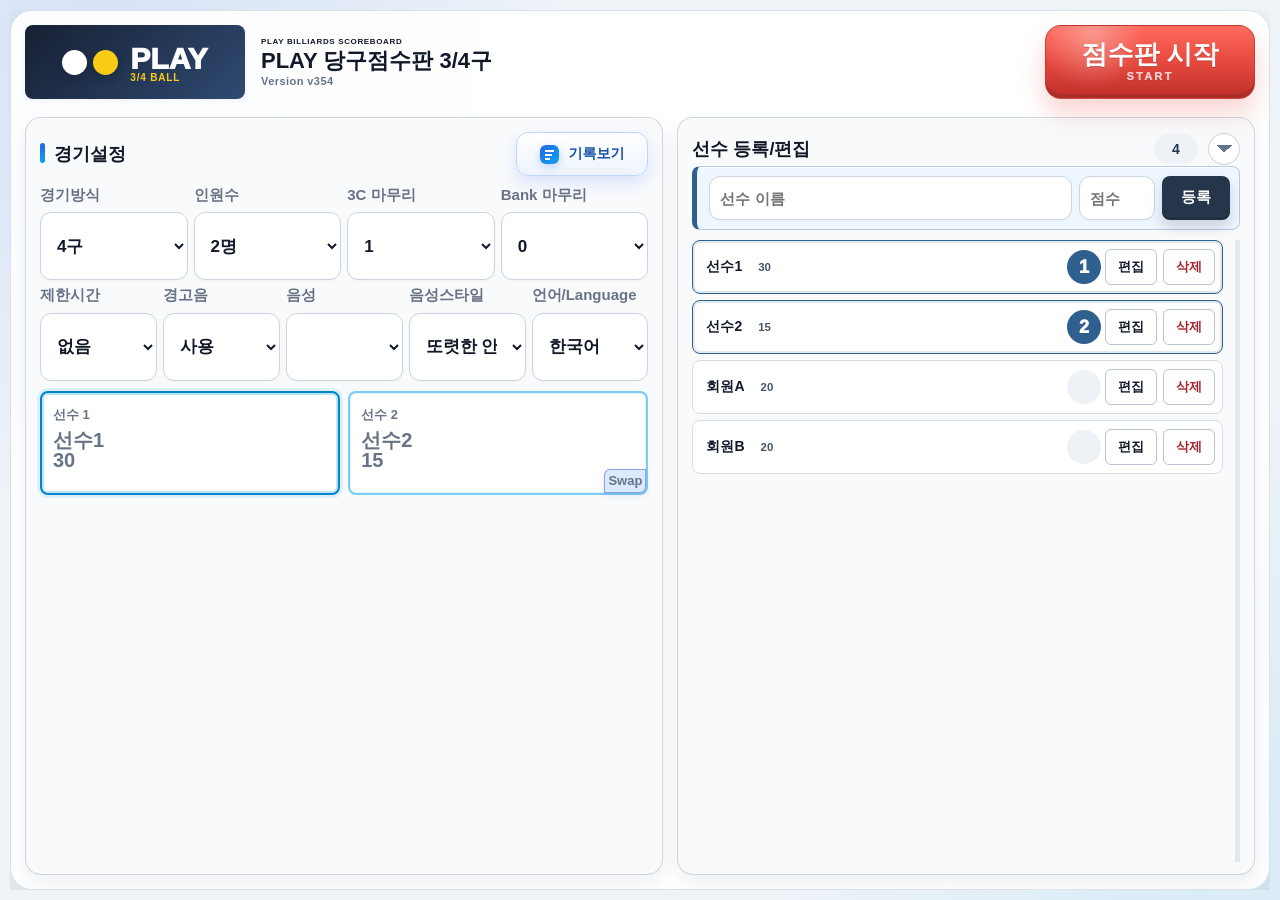
<file: index.html>
<!doctype html>
<html lang="ko" translate="no" class="notranslate">
  <head>
    <meta charset="UTF-8" />
    <meta name="viewport" content="width=device-width, initial-scale=1, maximum-scale=1, user-scalable=no, viewport-fit=cover" />
    <meta name="apple-mobile-web-app-capable" content="yes" />
    <meta name="mobile-web-app-capable" content="yes" />
    <meta name="apple-mobile-web-app-title" content="PLAY 당구점수판" />
    <meta name="apple-mobile-web-app-status-bar-style" content="black-translucent" />
    <meta name="theme-color" content="#eef2f6" />
    <meta name="google" content="notranslate" />
    <title>PLAY Billiards Scoreboard</title>
    <link rel="manifest" href="manifest.json" />
    <link rel="apple-touch-icon" href="icons/icon-192.png" />
    <link rel="stylesheet" href="styles.css?v=20260712-version-v340" />
    <link rel="stylesheet" href="device-phone.css?v=20260712-version-v340" />
    <link rel="stylesheet" href="device-tablet.css?v=20260712-version-v340" />
    <link rel="stylesheet" href="design-refresh.css?v=20260906-design-v354" />
  </head>
  <body translate="no" class="notranslate">
    <main class="app-shell">
      <section class="setup-screen" id="setupScreen" aria-label="경기 설정">
        <div class="setup-panel">
          <div class="setup-heading">
            <div class="app-logo" aria-label="PLAY Billiards Scoreboard">
              <span class="logo-balls"><i></i><i></i></span>
              <strong>PLAY</strong>
              <small>3/4 BALL</small>
            </div>
            <div>
              <p class="kicker">PLAY Billiards Scoreboard</p>
              <h1>PLAY 당구점수판 3/4구</h1>
            </div>
          </div>

          <section class="member-box" aria-label="선수 선택">
            <div class="member-title">
              <h2>경기설정</h2>
              <div class="member-title-actions">
                <button class="primary-action setup-start-action" id="openBoardButton" type="button">점수판 시작</button>
                <button class="secondary-action compact-action" id="openRecordsButton" type="button">기록보기</button>
              </div>
            </div>

            <section class="game-options" aria-label="경기 옵션">
              <label>
                경기방식
                <select id="gameType">
                  <option value="four-ball" selected>4구</option>
                  <option value="three-cushion">3구</option>
                </select>
              </label>
              <label>
                인원수
                <select id="playerCount">
                  <option value="2" selected>2인</option>
                  <option value="3">3인</option>
                  <option value="4">4인</option>
                </select>
              </label>
              <label class="finish-option" id="finishThreeCField">
                3C 마무리
                <span class="finish-control">
                  <select id="finishThreeC">
                    <option value="0">0</option>
                    <option value="1" selected>1</option>
                    <option value="2">2</option>
                    <option value="3">3</option>
                    <option value="4">4</option>
                    <option value="5">5</option>
                    <option value="custom">입력</option>
                  </select>
                  <input id="finishThreeCCustom" class="finish-custom-input" type="number" min="0" inputmode="numeric" placeholder="입력" aria-label="3C 마무리 직접 입력" hidden />
                </span>
              </label>
              <label class="finish-option">
                Bank 마무리
                <span class="finish-control">
                  <select id="finishBank">
                    <option value="0" selected>0</option>
                    <option value="1">1</option>
                    <option value="2">2</option>
                    <option value="3">3</option>
                    <option value="4">4</option>
                    <option value="5">5</option>
                    <option value="custom">입력</option>
                  </select>
                  <input id="finishBankCustom" class="finish-custom-input" type="number" min="0" inputmode="numeric" placeholder="입력" aria-label="Bank 마무리 직접 입력" hidden />
                </span>
              </label>
              <label>
                제한시간
                <select id="shotLimit">
                  <option value="none" selected>없음</option>
                  <option value="30">30초</option>
                  <option value="40">40초</option>
                  <option value="50">50초</option>
                  <option value="60">60초</option>
                </select>
              </label>
              <label class="sound-option">
                경고음
                <select id="warningSound">
                  <option value="on" selected>사용</option>
                  <option value="off">끄기</option>
                </select>
              </label>
              <label class="language-option">
                언어/Language
                <select id="languageSelect">
                  <option value="ko" selected>한국어</option>
                  <option value="en">English</option>
                </select>
              </label>
              <label class="voice-option">
                음성
                <select id="voiceSelect">
                  <option value="auto" selected>자동 선택</option>
                </select>
              </label>
              <label class="sound-option">
                음성스타일
                <select id="voiceStyle">
                  <option value="bright">밝은 여성</option>
                  <option value="young">어린 톤</option>
                  <option value="clear" selected>또렷한 안내</option>
                  <option value="calm">차분한 톤</option>
                </select>
              </label>
            </section>

            <div class="selection-strip" id="selectionStrip" aria-label="선택된 선수"></div>
          </section>

          <details class="manager-panel" open>
            <summary><span class="manager-summary-title">선수 등록/편집</span><span id="memberCount">0</span></summary>
            <div class="member-form">
              <input id="memberName" type="text" placeholder="선수 이름" autocomplete="off" />
              <input id="memberTarget" type="number" min="1" placeholder="점수" inputmode="numeric" aria-label="목표점수" />
              <button id="addMemberButton" type="button">등록</button>
            </div>
            <div class="edit-list" id="editList" aria-label="선수 편집"></div>
          </details>
        </div>
      </section>

      <section class="records-screen is-hidden" id="recordsScreen" aria-label="경기 기록">
        <div class="records-panel">
          <header class="records-header">
            <div class="records-heading-copy">
              <span class="records-eyebrow">PLAY SCORE ARCHIVE</span>
              <h1>MATCH RECORDS</h1>
              <p>경기 흐름과 선수별 평균을 한눈에 확인하세요.</p>
            </div>
            <div class="records-header-actions">
              <button class="secondary-action data-action" id="backupDataButton" type="button">백업</button>
              <button class="secondary-action data-action" id="restoreDataButton" type="button">복원</button>
              <input id="backupFileInput" type="file" accept="application/json,text/plain,.json,.txt" hidden />
              <button class="primary-action" id="returnBoardFromRecordsButton" type="button" hidden>점수판으로</button>
              <button class="secondary-action" id="backToSetupButton" type="button">설정으로</button>
            </div>
          </header>

          <section class="record-average" aria-label="선수 평균">
            <label>
              경기방식
              <select id="recordGameType">
                <option value="four-ball" selected>4구</option>
                <option value="three-cushion">3구</option>
              </select>
            </label>
            <label>
              선수 선택
              <select id="recordPlayerSelect"></select>
            </label>
            <div>
              <span>평균 Aver.</span>
              <strong id="recordAverage">0.000</strong>
            </div>
          </section>

          <div class="record-list" id="recordList" aria-label="최근 30게임 기록"></div>
        </div>
      </section>

      <section class="score-screen is-hidden" id="scoreScreen" aria-label="점수판">
        <header class="score-header">
          <button class="timer" id="timerButton" type="button" aria-label="타이머 일시정지 또는 다시 시작">
            <strong id="timerValue">0</strong><span>sec</span>
          </button>
          <div class="match-time" aria-label="전체 경기시간">
            <strong id="matchTimerValue">00:00</strong>
          </div>
          <div class="inning-title">
            <div class="inning-main"><strong id="inningValue">1</strong><span>INN</span></div>
            <div class="inning-adjust" aria-label="이닝 수동 조정">
              <button id="inningUpButton" type="button" aria-label="이닝 올리기">▲</button>
              <button id="inningDownButton" type="button" aria-label="이닝 내리기">▼</button>
            </div>
          </div>
          <div class="quick-score-actions" aria-label="현재 선수 점수 빠르게 올리기">
            <button type="button" data-quick-score="1">+1</button>
            <button type="button" data-quick-score="3">+3</button>
            <button type="button" data-quick-score="5">+5</button>
            <button class="icon-button undo-quick-button" id="undoButton" type="button" aria-label="되돌리기">
              <svg viewBox="0 0 24 24" aria-hidden="true">
                <path d="M9 7H5m0 0 3-3M5 7l3 3m-3-3h8a6 6 0 1 1-5.2 9" />
              </svg>
            </button>
          </div>
          <div class="header-actions">
            <span class="limit-chip" id="limitChip">제한 없음</span>
            <button class="start-button" id="startButton" type="button">경기시작</button>
            <button class="turn-change-button" id="turnSwitchButton" type="button">선수변경</button>
            <button class="settings-button" id="homeButton" type="button">설정</button>
          </div>
        </header>

        <div class="board" id="scoreBoard" aria-label="선수 점수판"></div>
      </section>
    </main>

    <dialog id="winnerDialog" class="winner-dialog">
      <form method="dialog">
        <h2 id="winnerTitle">승리</h2>
        <p id="winnerText"></p>
        <button class="primary-action" value="close">확인</button>
      </form>
    </dialog>

    <script src="app.js?v=20260906-version-v354"></script>
  </body>
</html>
</file>
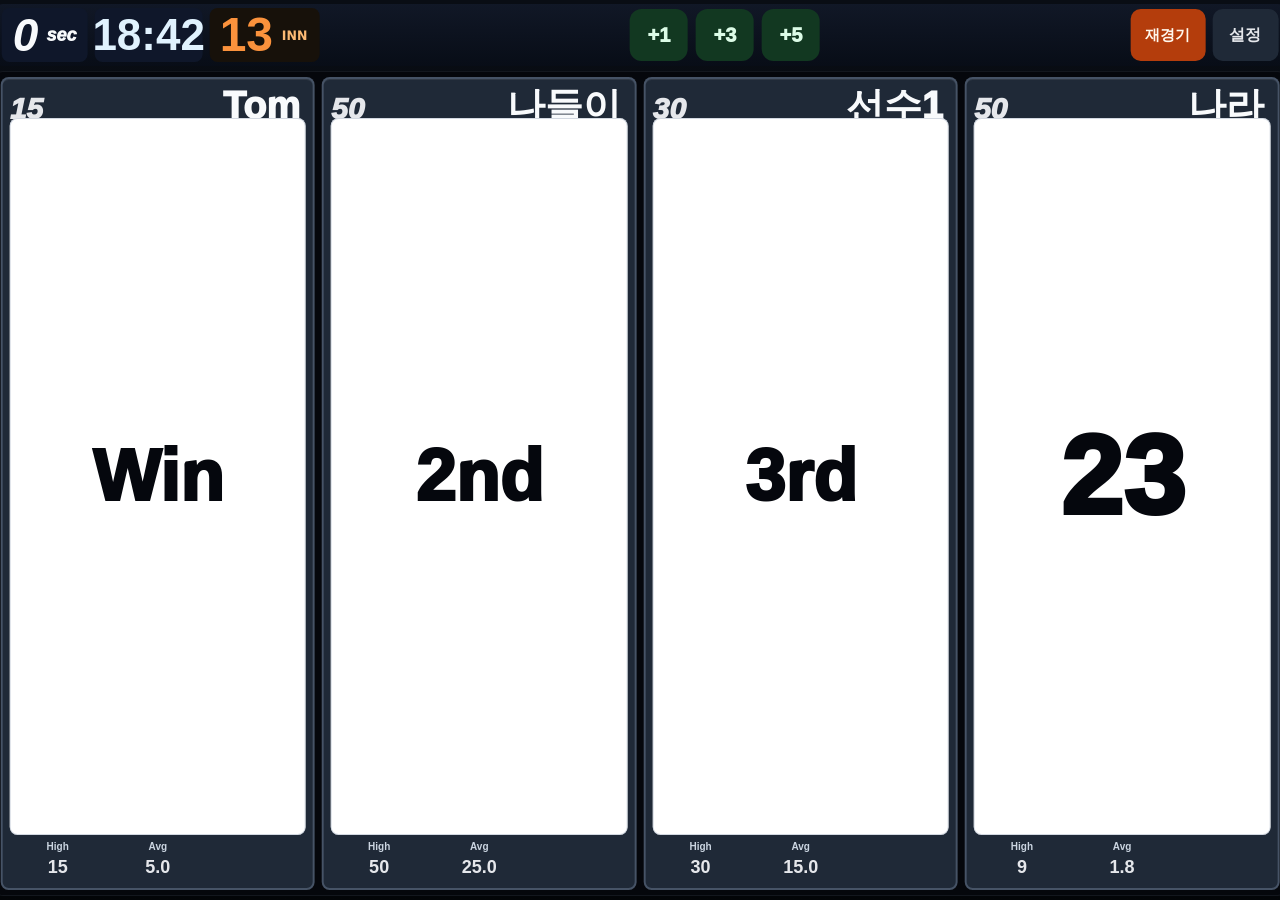
<file: appstore-rank-demo.html>
<!doctype html>
<html lang="ko">
  <head>
    <meta charset="UTF-8" />
    <meta name="viewport" content="width=device-width, initial-scale=1, maximum-scale=1, user-scalable=no, viewport-fit=cover" />
    <title>Rank Demo</title>
    <link rel="stylesheet" href="./styles.css?v=20260625-version-v332" />
    <link rel="stylesheet" href="./device-phone.css?v=20260625-version-v332" />
    <style>
      body {
        margin: 0;
        background: #050608;
        overflow: hidden;
      }

      .rank-demo {
        min-height: 100svh;
        display: grid;
        grid-template-rows: 58px 1fr;
        gap: 6px;
        padding: 6px;
      }

      .rank-demo .score-header {
        min-height: 54px;
        grid-template-columns: 86px 108px 110px minmax(116px, 1fr) auto;
        gap: 7px;
        padding: 4px 7px;
      }

      .rank-demo .board {
        min-height: 0;
        display: grid;
        grid-template-columns: repeat(4, minmax(0, 1fr));
        gap: 7px;
        padding: 7px;
      }

      .rank-demo .player-card {
        grid-template-rows: 30px minmax(124px, 1fr) 48px;
        gap: 5px;
        padding: 6px;
      }

      .rank-demo .score-box span {
        font-size: clamp(70px, 12vw, 112px);
      }

      .rank-demo .score-box span.result-text {
        font-size: clamp(42px, 7vw, 72px);
      }
    </style>
  </head>
  <body class="device-phone score-mode">
    <main class="rank-demo score-screen">
      <header class="score-header">
        <button class="timer" type="button"><strong>0</strong><span>sec</span></button>
        <div class="match-time"><strong>18:42</strong></div>
        <div class="inning-title"><div class="inning-main"><strong>13</strong><span>INN</span></div></div>
        <div class="quick-score-actions">
          <button type="button">+1</button>
          <button type="button">+3</button>
          <button type="button">+5</button>
        </div>
        <div class="header-actions">
          <button class="start-button" type="button">재경기</button>
          <button class="settings-button" type="button">설정</button>
        </div>
      </header>
      <div class="board" data-players="4">
        <article class="player-card is-p1">
          <div class="player-topline"><span class="target">15</span><button class="name-button">Tom</button></div>
          <div class="score-box"><span class="result-text">Win</span></div>
          <div class="stat-row"><div class="stat"><span>High</span><strong>15</strong></div><div class="stat"><span>Avg</span><strong>5.0</strong></div></div>
        </article>
        <article class="player-card is-p2">
          <div class="player-topline"><span class="target">50</span><button class="name-button">나들이</button></div>
          <div class="score-box"><span class="result-text">2nd</span></div>
          <div class="stat-row"><div class="stat"><span>High</span><strong>50</strong></div><div class="stat"><span>Avg</span><strong>25.0</strong></div></div>
        </article>
        <article class="player-card is-p3">
          <div class="player-topline"><span class="target">30</span><button class="name-button">선수1</button></div>
          <div class="score-box"><span class="result-text">3rd</span></div>
          <div class="stat-row"><div class="stat"><span>High</span><strong>30</strong></div><div class="stat"><span>Avg</span><strong>15.0</strong></div></div>
        </article>
        <article class="player-card is-p4">
          <div class="player-topline"><span class="target">50</span><button class="name-button">나라</button></div>
          <div class="score-box"><span>23</span></div>
          <div class="stat-row"><div class="stat"><span>High</span><strong>9</strong></div><div class="stat"><span>Avg</span><strong>1.8</strong></div></div>
        </article>
      </div>
    </main>
  </body>
</html>
</file>
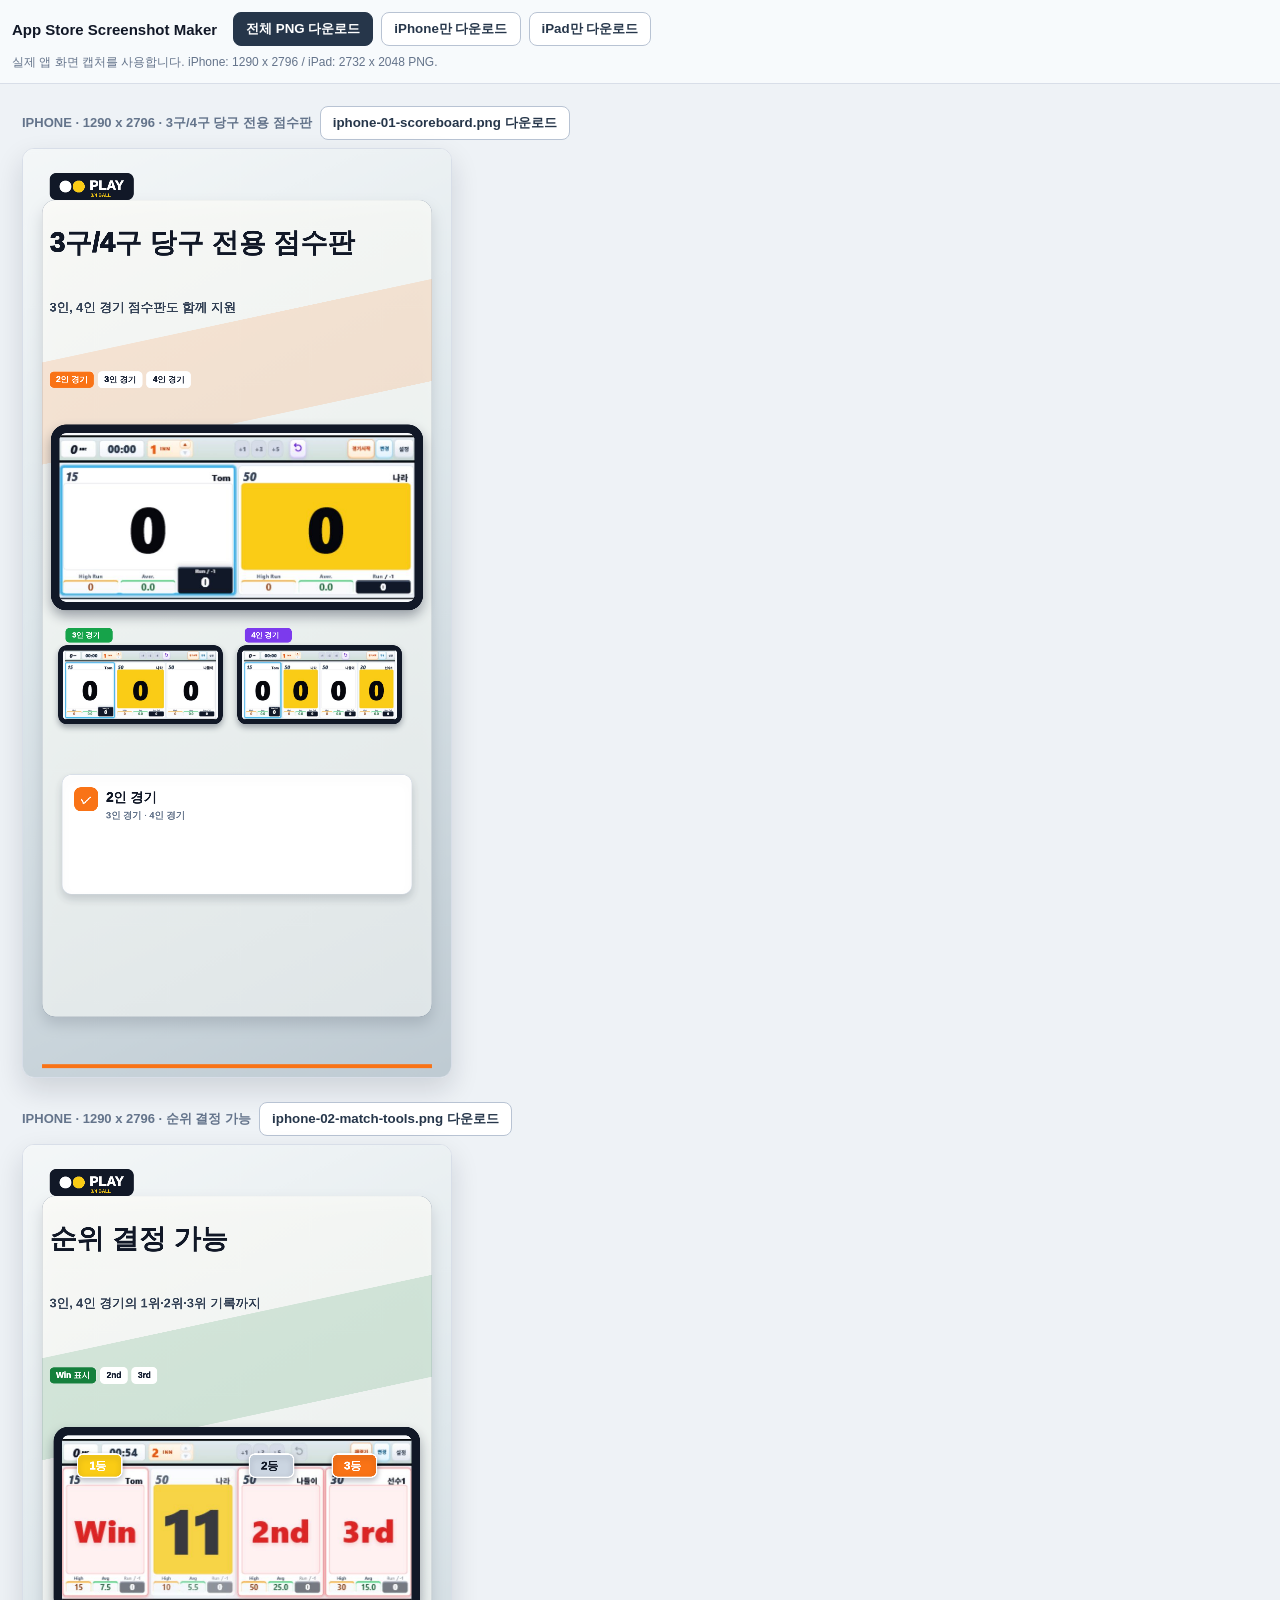
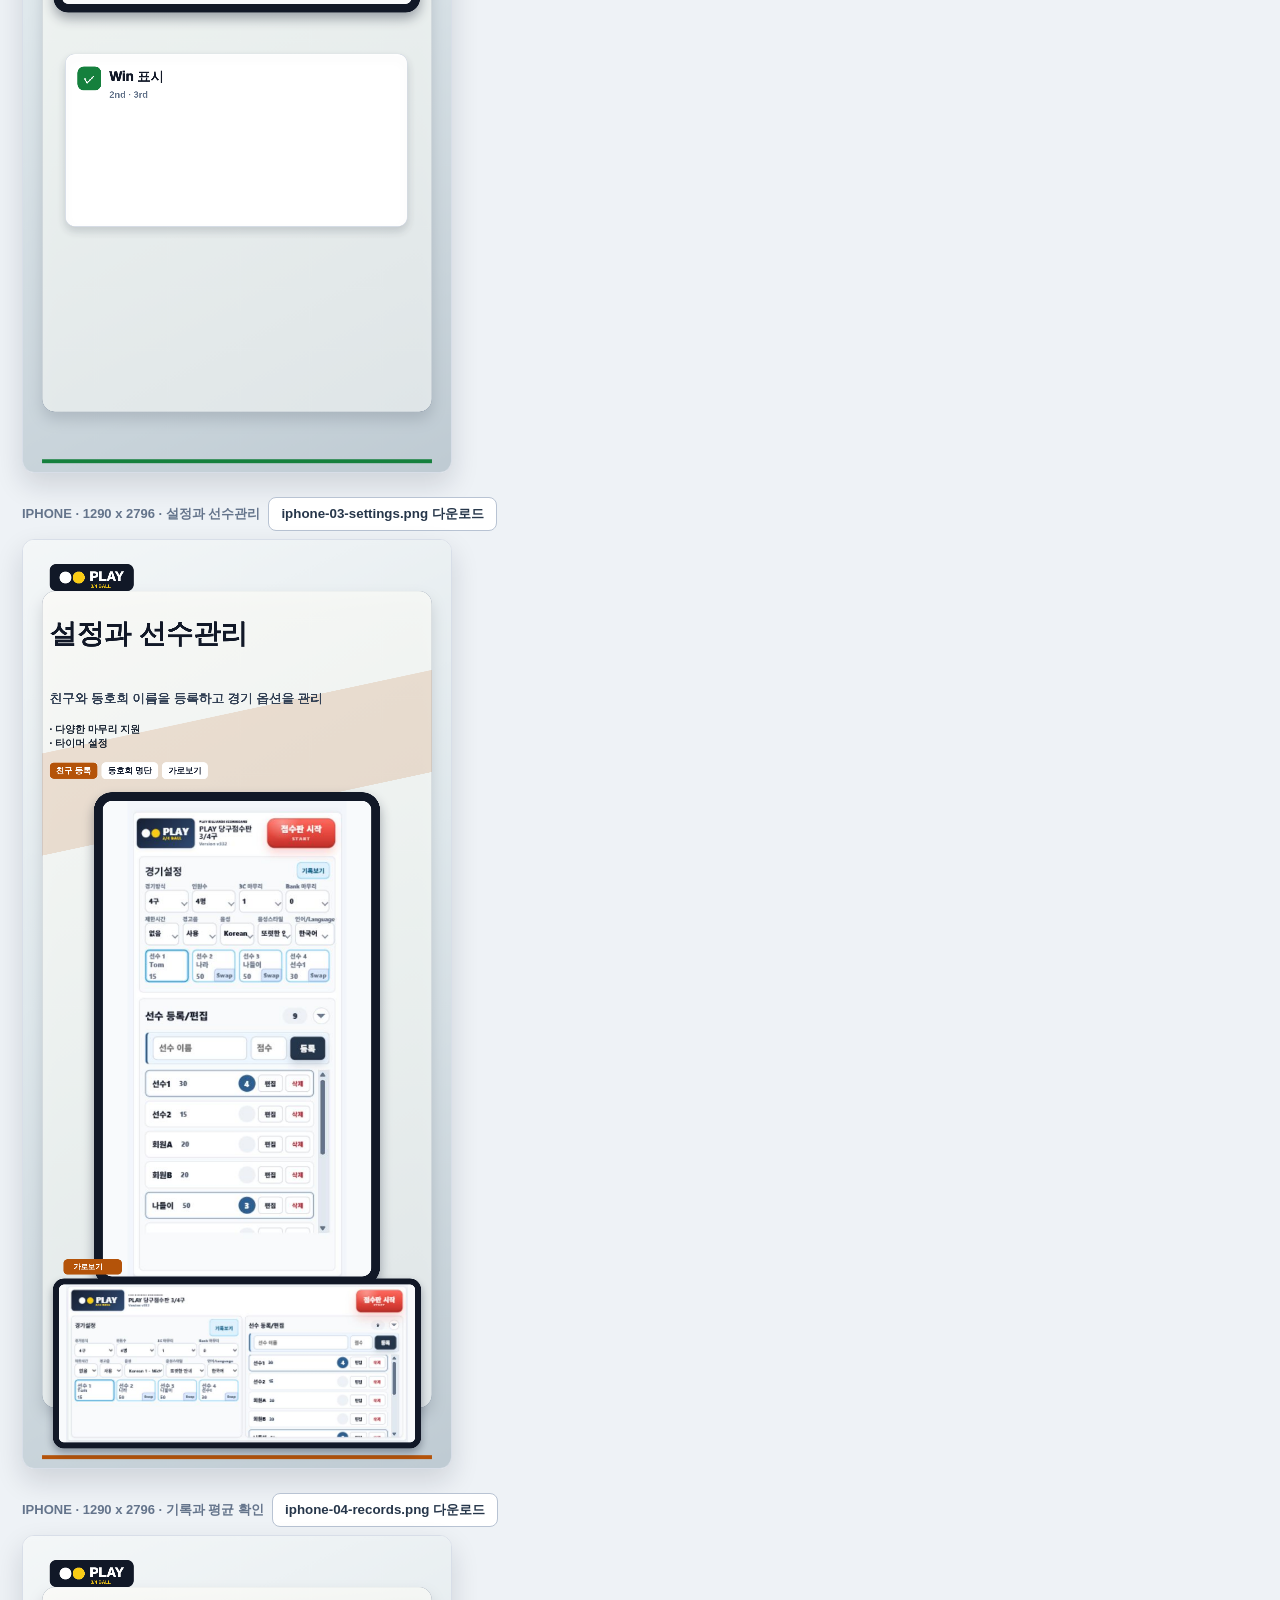
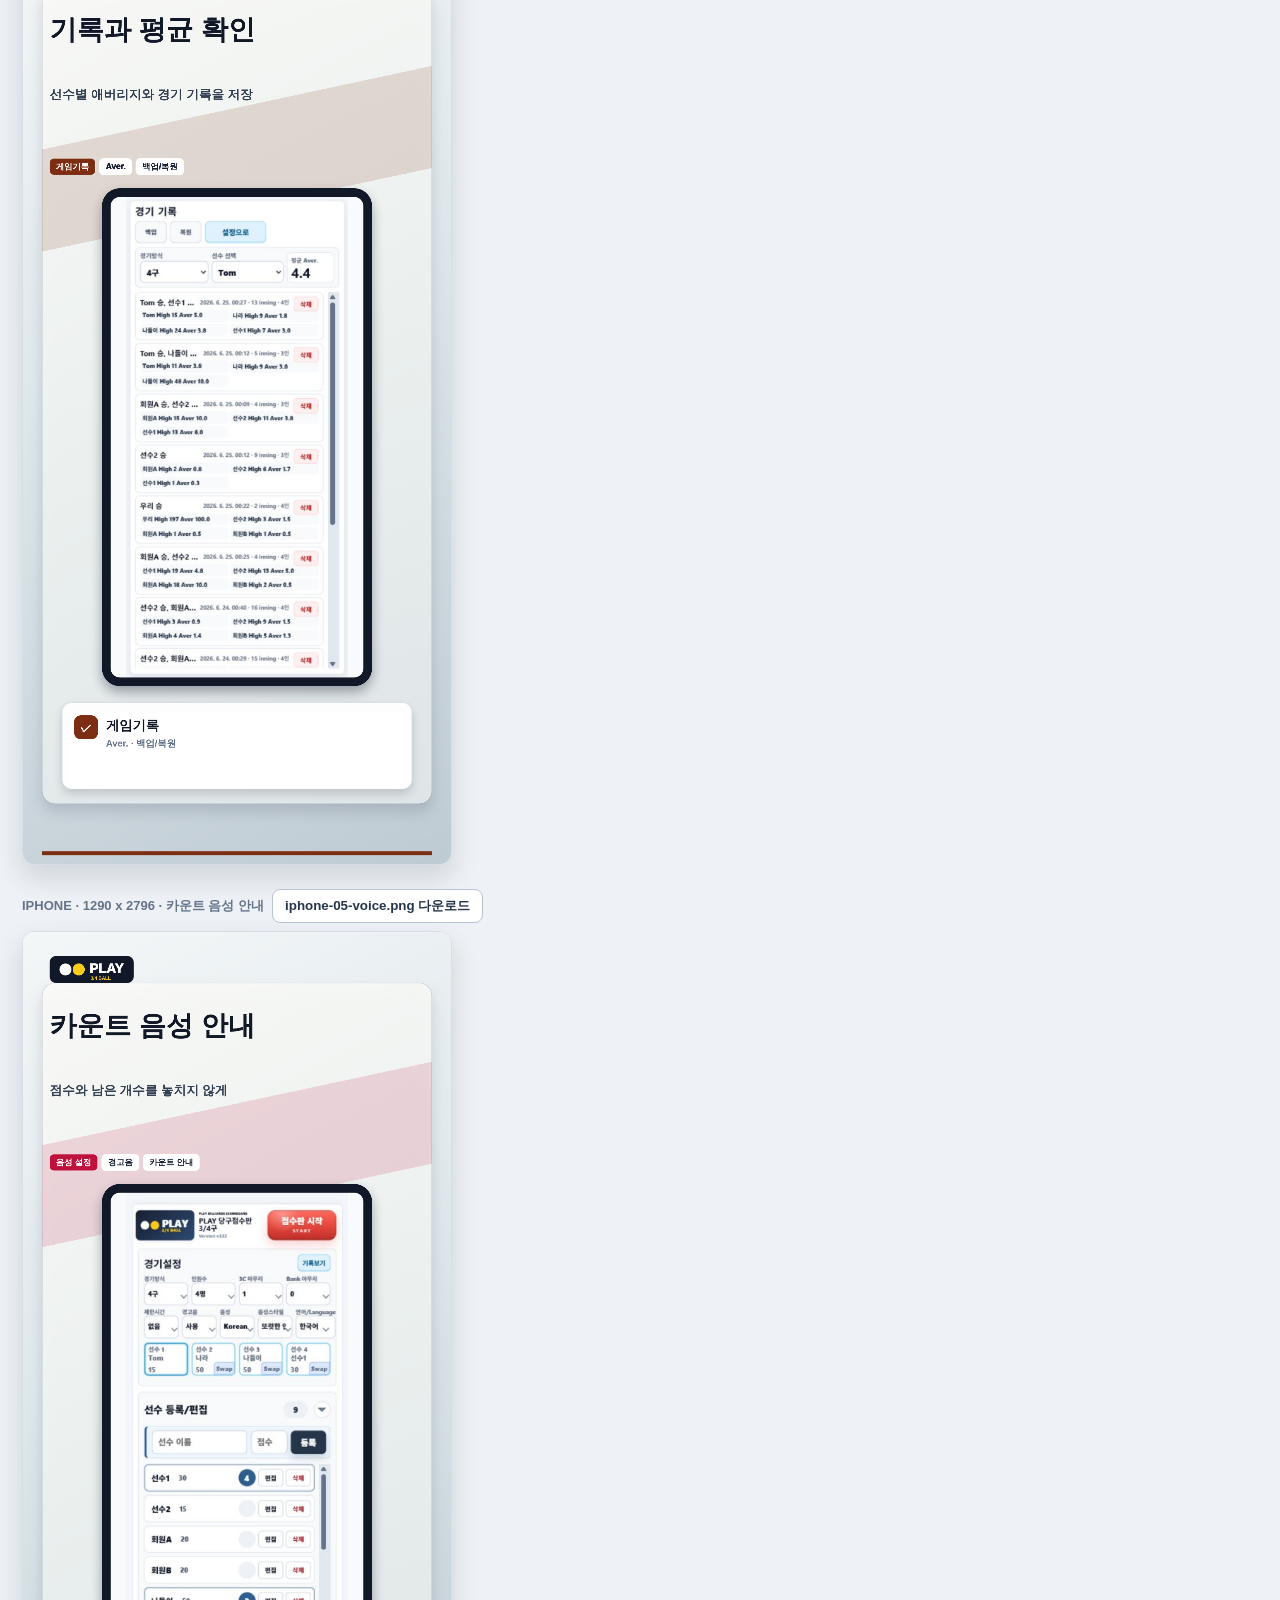
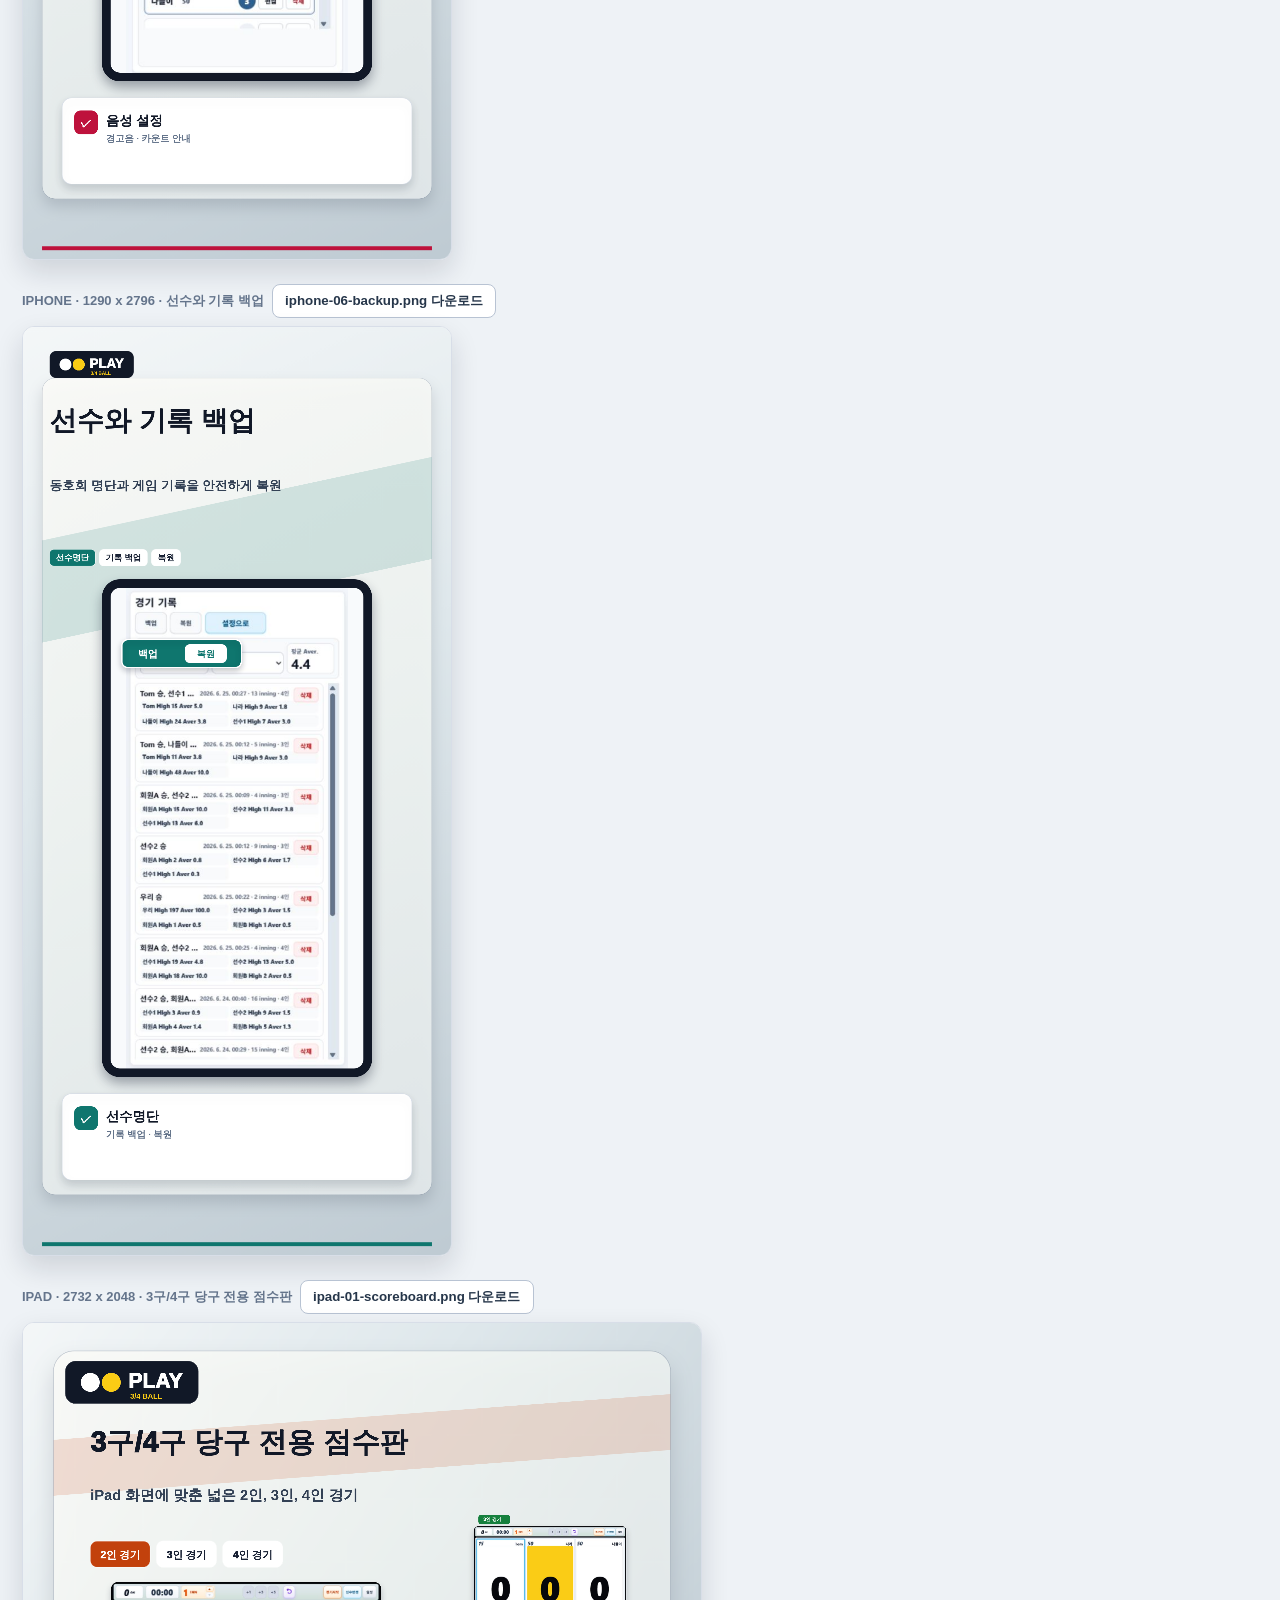
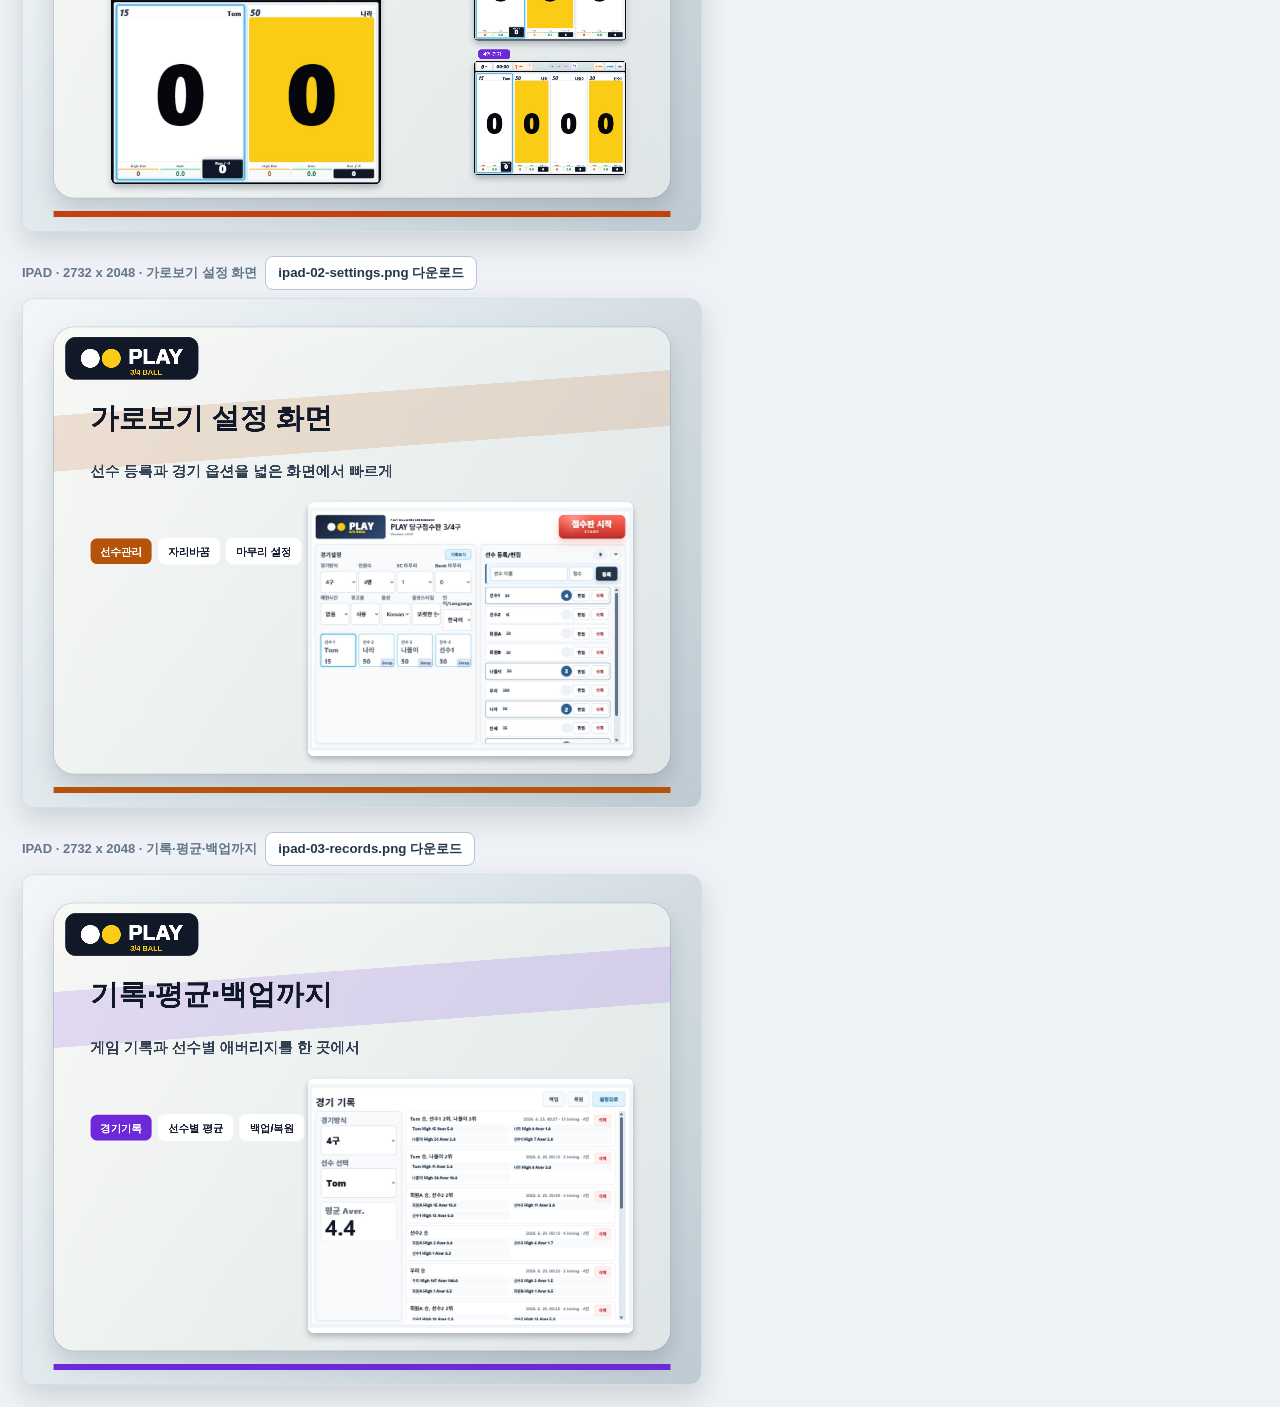
<file: appstore-screenshot-maker.html>
<!doctype html>
<html lang="ko">
  <head>
    <meta charset="UTF-8" />
    <meta name="viewport" content="width=device-width, initial-scale=1" />
    <title>PLAY 당구점수판 App Store Screenshot Maker</title>
    <style>
      :root {
        --bg: #eef2f6;
        --ink: #111827;
        --muted: #64748b;
        --line: #d8dee8;
        --primary: #26364a;
      }

      * {
        box-sizing: border-box;
      }

      body {
        margin: 0;
        background: var(--bg);
        color: var(--ink);
        font-family: -apple-system, BlinkMacSystemFont, "Segoe UI", sans-serif;
      }

      .toolbar {
        position: sticky;
        top: 0;
        z-index: 10;
        display: flex;
        flex-wrap: wrap;
        gap: 8px;
        align-items: center;
        padding: 12px;
        border-bottom: 1px solid var(--line);
        background: rgba(248, 250, 252, 0.94);
        backdrop-filter: blur(12px);
      }

      .toolbar strong {
        margin-right: 8px;
        font-size: 15px;
      }

      button {
        min-height: 34px;
        border: 1px solid #b8c3d3;
        border-radius: 8px;
        padding: 0 12px;
        background: #fff;
        color: var(--primary);
        font-weight: 850;
        cursor: pointer;
      }

      button.primary {
        border-color: var(--primary);
        background: var(--primary);
        color: #fff;
      }

      .note {
        width: 100%;
        color: var(--muted);
        font-size: 12px;
      }

      .gallery {
        display: grid;
        gap: 24px;
        padding: 22px;
      }

      .shot {
        display: grid;
        gap: 8px;
        justify-items: start;
        scroll-margin-top: 132px;
      }

      .shot header {
        display: flex;
        flex-wrap: wrap;
        gap: 8px;
        align-items: center;
        color: var(--muted);
        font-size: 13px;
        font-weight: 850;
      }

      canvas {
        width: min(100%, 430px);
        height: auto;
        border: 1px solid var(--line);
        border-radius: 12px;
        background: #fff;
        box-shadow: 0 12px 28px rgba(15, 23, 42, 0.14);
      }

      .shot[data-family="ipad"] canvas {
        width: min(100%, 680px);
      }
    </style>
  </head>
  <body>
    <div class="toolbar">
      <strong>App Store Screenshot Maker</strong>
      <button class="primary" id="downloadAll" type="button">전체 PNG 다운로드</button>
      <button id="downloadPhone" type="button">iPhone만 다운로드</button>
      <button id="downloadPad" type="button">iPad만 다운로드</button>
      <div class="note">
        실제 앱 화면 캡처를 사용합니다. iPhone: 1290 x 2796 / iPad: 2732 x 2048 PNG.
      </div>
    </div>

    <main class="gallery" id="gallery"></main>

    <script>
      const slides = [
        {
          family: "iphone",
          name: "iphone-01-scoreboard",
          title: "3구/4구 당구 전용 점수판",
          subtitle: "3인, 4인 경기 점수판도 함께 지원",
          image: "appstore-shots/backup-phone-score-2p.png",
          extraImages: ["appstore-shots/backup-phone-score-3p.png", "appstore-shots/backup-phone-score-4p.png"],
          layout: "score-trio",
          accent: "#f97316",
          tags: ["2인 경기", "3인 경기", "4인 경기"],
        },
        {
          family: "iphone",
          name: "iphone-02-match-tools",
          title: "순위 결정 가능",
          subtitle: "3인, 4인 경기의 1위·2위·3위 기록까지",
          image: "appstore-shots/actual-phone-rank-win-2nd-3rd.png",
          layout: "rank-board",
          accent: "#15803d",
          tags: ["Win 표시", "2nd", "3rd"],
        },
        {
          family: "iphone",
          name: "iphone-03-settings",
          title: "설정과 선수관리",
          subtitle: "친구와 동호회 이름을 등록하고 경기 옵션을 관리",
          lines: ["다양한 마무리 지원", "타이머 설정"],
          image: "appstore-shots/backup-phone-setup.png",
          extraImages: ["appstore-shots/backup-phone-setup-landscape.png"],
          layout: "settings-duo",
          accent: "#b45309",
          tags: ["친구 등록", "동호회 명단", "가로보기"],
        },
        {
          family: "iphone",
          name: "iphone-04-records",
          title: "기록과 평균 확인",
          subtitle: "선수별 애버리지와 경기 기록을 저장",
          image: "appstore-shots/backup-phone-records.png",
          layout: "phone-portrait",
          accent: "#7c2d12",
          tags: ["게임기록", "Aver.", "백업/복원"],
        },
        {
          family: "iphone",
          name: "iphone-05-voice",
          title: "카운트 음성 안내",
          subtitle: "점수와 남은 개수를 놓치지 않게",
          image: "appstore-shots/backup-phone-setup.png",
          layout: "phone-portrait",
          accent: "#be123c",
          tags: ["음성 설정", "경고음", "카운트 안내"],
        },
        {
          family: "iphone",
          name: "iphone-06-backup",
          title: "선수와 기록 백업",
          subtitle: "동호회 명단과 게임 기록을 안전하게 복원",
          image: "appstore-shots/backup-phone-records.png",
          layout: "phone-portrait",
          accent: "#0f766e",
          tags: ["선수명단", "기록 백업", "복원"],
          highlightBackup: true,
        },
        {
          family: "ipad",
          name: "ipad-01-scoreboard",
          title: "3구/4구 당구 전용 점수판",
          subtitle: "iPad 화면에 맞춘 넓은 2인, 3인, 4인 경기",
          image: "appstore-shots/real-ipad-score-2p.png",
          extraImages: ["appstore-shots/real-ipad-score-3p.png", "appstore-shots/real-ipad-score-4p.png"],
          layout: "ipad-score-trio",
          accent: "#c2410c",
          tags: ["2인 경기", "3인 경기", "4인 경기"],
        },
        {
          family: "ipad",
          name: "ipad-02-settings",
          title: "가로보기 설정 화면",
          subtitle: "선수 등록과 경기 옵션을 넓은 화면에서 빠르게",
          image: "appstore-shots/backup-ipad-setup.png",
          layout: "ipad-landscape",
          accent: "#b45309",
          tags: ["선수관리", "자리바꿈", "마무리 설정"],
        },
        {
          family: "ipad",
          name: "ipad-03-records",
          title: "기록·평균·백업까지",
          subtitle: "게임 기록과 선수별 애버리지를 한 곳에서",
          image: "appstore-shots/backup-ipad-records.png",
          layout: "ipad-landscape",
          accent: "#6d28d9",
          tags: ["경기기록", "선수별 평균", "백업/복원"],
        },
      ];

      const sizes = {
        iphone: { width: 1290, height: 2796 },
        ipad: { width: 2732, height: 2048 },
      };

      const gallery = document.querySelector("#gallery");

      function scale(canvas) {
        return canvas.width / 1290;
      }

      function font(canvas, weight, size) {
        return `${weight} ${Math.round(size * scale(canvas))}px -apple-system, BlinkMacSystemFont, "Segoe UI", sans-serif`;
      }

      function roundRect(ctx, x, y, w, h, r) {
        const rr = Math.min(r, w / 2, h / 2);
        ctx.beginPath();
        ctx.moveTo(x + rr, y);
        ctx.arcTo(x + w, y, x + w, y + h, rr);
        ctx.arcTo(x + w, y + h, x, y + h, rr);
        ctx.arcTo(x, y + h, x, y, rr);
        ctx.arcTo(x, y, x + w, y, rr);
        ctx.closePath();
      }

      function fillRound(ctx, x, y, w, h, r, fill, stroke, lineWidth = 1) {
        roundRect(ctx, x, y, w, h, r);
        ctx.fillStyle = fill;
        ctx.fill();
        if (stroke) {
          ctx.lineWidth = lineWidth;
          ctx.strokeStyle = stroke;
          ctx.stroke();
        }
      }

      function loadImage(src) {
        return new Promise((resolve, reject) => {
          const img = new Image();
          img.onload = () => resolve(img);
          img.onerror = reject;
          img.src = src;
        });
      }

      function drawCoverImage(ctx, img, x, y, w, h) {
        const ratio = Math.max(w / img.width, h / img.height);
        const sw = w / ratio;
        const sh = h / ratio;
        const sx = (img.width - sw) / 2;
        const sy = (img.height - sh) / 2;
        ctx.drawImage(img, sx, sy, sw, sh, x, y, w, h);
      }

      function drawContainImage(ctx, img, x, y, w, h) {
        const ratio = Math.min(w / img.width, h / img.height);
        const dw = img.width * ratio;
        const dh = img.height * ratio;
        ctx.drawImage(img, x + (w - dw) / 2, y + (h - dh) / 2, dw, dh);
      }

      function drawWrapped(ctx, text, x, y, maxWidth, lineHeight, maxLines) {
        const chars = [...text];
        const lines = [];
        let line = "";
        chars.forEach((char) => {
          const test = line + char;
          if (ctx.measureText(test).width > maxWidth && line) {
            lines.push(line);
            line = char;
          } else {
            line = test;
          }
        });
        if (line) lines.push(line);
        lines.slice(0, maxLines).forEach((value, index) => {
          ctx.fillText(value, x, y + lineHeight * index);
        });
      }

      function drawBackground(ctx, canvas, slide) {
        ctx.fillStyle = "#e7edf2";
        ctx.fillRect(0, 0, canvas.width, canvas.height);
        const bg = ctx.createLinearGradient(0, 0, canvas.width, canvas.height);
        bg.addColorStop(0, "#f4f7f8");
        bg.addColorStop(0.42, "#dfe8ec");
        bg.addColorStop(1, "#bfcbd3");
        ctx.fillStyle = bg;
        ctx.fillRect(0, 0, canvas.width, canvas.height);

        ctx.save();
        ctx.globalAlpha = 0.94;
        const panel = ctx.createLinearGradient(0, canvas.height * 0.05, canvas.width, canvas.height * 0.95);
        panel.addColorStop(0, "#fbfbf8");
        panel.addColorStop(0.5, "#eef3f1");
        panel.addColorStop(1, "#e2e8ea");
        ctx.shadowColor = "rgba(15, 23, 42, 0.16)";
        ctx.shadowBlur = canvas.width * 0.035;
        ctx.shadowOffsetY = canvas.width * 0.018;
        fillRound(ctx, canvas.width * 0.045, canvas.height * 0.055, canvas.width * 0.91, canvas.height * 0.88, canvas.width * 0.03, panel, "rgba(100,116,139,0.28)", canvas.width * 0.0013);
        ctx.restore();

        ctx.save();
        ctx.globalAlpha = 0.15;
        ctx.fillStyle = slide.accent;
        ctx.beginPath();
        ctx.moveTo(canvas.width * 0.045, canvas.height * 0.23);
        ctx.lineTo(canvas.width * 0.955, canvas.height * 0.14);
        ctx.lineTo(canvas.width * 0.955, canvas.height * 0.25);
        ctx.lineTo(canvas.width * 0.045, canvas.height * 0.34);
        ctx.closePath();
        ctx.fill();
        ctx.restore();

        const band = canvas.width / 1290;
        ctx.fillStyle = slide.accent;
        ctx.fillRect(canvas.width * 0.045, canvas.height - 38 * band, canvas.width * 0.91, 12 * band);
      }

      function drawBrand(ctx, canvas) {
        const s = scale(canvas);
        const x = 80 * s;
        const y = 72 * s;
        fillRound(ctx, x, y, 254 * s, 82 * s, 20 * s, "#111827", "rgba(255,255,255,0.28)", 2 * s);
        ctx.fillStyle = "#fff";
        ctx.beginPath();
        ctx.arc(x + 48 * s, y + 41 * s, 18 * s, 0, Math.PI * 2);
        ctx.arc(x + 88 * s, y + 41 * s, 18 * s, 0, Math.PI * 2);
        ctx.fill();
        ctx.fillStyle = "#facc15";
        ctx.beginPath();
        ctx.arc(x + 88 * s, y + 41 * s, 18 * s, 0, Math.PI * 2);
        ctx.fill();
        ctx.fillStyle = "#fff";
        ctx.font = `950 ${40 * s}px -apple-system, BlinkMacSystemFont, "Segoe UI", sans-serif`;
        ctx.fillText("PLAY", x + 120 * s, y + 52 * s);
        ctx.fillStyle = "#facc15";
        ctx.font = `900 ${14 * s}px -apple-system, BlinkMacSystemFont, "Segoe UI", sans-serif`;
        ctx.fillText("3/4 BALL", x + 124 * s, y + 72 * s);
      }

      function drawTextBlock(ctx, canvas, slide) {
        const isPad = slide.family === "ipad";
        const s = scale(canvas);
        const x = isPad ? 128 * s : 80 * s;
        const y = isPad ? 245 * s : 310 * s;
        const maxWidth = isPad ? 900 * s : 1040 * s;
        ctx.fillStyle = "#111827";
        ctx.font = font(canvas, "950", isPad ? 54 : 82);
        drawWrapped(ctx, slide.title, x, y, maxWidth, isPad ? 64 * s : 92 * s, 2);
        ctx.font = font(canvas, "850", isPad ? 28 : 38);
        ctx.fillStyle = "#334155";
        drawWrapped(ctx, slide.subtitle, x, y + (isPad ? 92 * s : 180 * s), maxWidth, isPad ? 38 * s : 52 * s, 2);
        const detailY = y + (isPad ? 154 * s : 270 * s);
        if (slide.lines?.length) drawLines(ctx, canvas, slide, x, detailY);
        drawTags(ctx, canvas, slide, x, y + (slide.layout === "ipad-score-trio" ? 170 * s : (isPad ? 210 * s : 360 * s)));
      }

      function drawLines(ctx, canvas, slide, x, y) {
        const s = scale(canvas);
        ctx.fillStyle = "#1f2937";
        ctx.font = font(canvas, "900", slide.family === "ipad" ? 22 : 30);
        slide.lines.forEach((line, index) => {
          const yy = y + index * (slide.family === "ipad" ? 32 * s : 42 * s);
          ctx.fillText(`· ${line}`, x, yy);
        });
      }

      function drawTags(ctx, canvas, slide, x, y) {
        const s = scale(canvas);
        let cursor = x;
        slide.tags.forEach((tag, index) => {
          ctx.font = font(canvas, "950", slide.family === "ipad" ? 20 : 25);
          const w = ctx.measureText(tag).width + 38 * s;
          fillRound(ctx, cursor, y, w, 50 * s, 13 * s, index === 0 ? slide.accent : "#ffffff", "rgba(255,255,255,0.52)", 2 * s);
          ctx.fillStyle = index === 0 ? "#ffffff" : "#172033";
          ctx.fillText(tag, cursor + 19 * s, y + 33 * s);
          cursor += w + 12 * s;
        });
      }

      function drawDevice(ctx, canvas, slide, img, extraImages = []) {
        const s = scale(canvas);
        if (slide.layout === "ipad-score-trio") {
          const mainW = canvas.width * 0.398;
          const mainH = mainW * 0.75;
          const mainX = canvas.width * 0.13;
          const mainY = canvas.height * 0.51;
          drawBareImage(ctx, img, mainX, mainY, mainW, mainH, 26);
          extraImages.forEach((extra, index) => {
            const w = canvas.width * 0.225;
            const h = w * 0.75;
            const x = canvas.width * 0.665;
            const y = canvas.height * (index === 0 ? 0.4 : 0.665);
            drawBareImage(ctx, extra, x, y, w, h, 18);
            fillRound(ctx, x + 18, y - 46, 128, 38, 11, index === 0 ? "#15803d" : "#6d28d9");
            ctx.fillStyle = "#fff";
            ctx.font = `950 19px -apple-system, BlinkMacSystemFont, "Segoe UI", sans-serif`;
            ctx.fillText(index === 0 ? "3인 경기" : "4인 경기", x + 38, y - 21);
          });
          return;
        }
        if (slide.layout === "score-trio") {
          const mainX = 84 * s;
          const mainY = 830 * s;
          const mainW = 1122 * s;
          const mainH = 560 * s;
          drawFrame(ctx, img, mainX, mainY, mainW, mainH, 46 * s, 26 * s);
          extraImages.forEach((extra, index) => {
            const x = 106 * s + index * 540 * s;
            const y = 1495 * s;
            drawFrame(ctx, extra, x, y, 496 * s, 238 * s, 26 * s, 14 * s);
            fillRound(ctx, x + 22 * s, y - 52 * s, 142 * s, 44 * s, 12 * s, index === 0 ? "#16a34a" : "#7c3aed");
            ctx.fillStyle = "#fff";
            ctx.font = font(canvas, "950", 22);
            ctx.fillText(index === 0 ? "3인 경기" : "4인 경기", x + 42 * s, y - 23 * s);
          });
          drawFeatureCard(ctx, canvas, slide, 118 * s, 1885 * s, 1054 * s, 360 * s);
          return;
        }
        if (slide.layout === "settings-duo") {
          const mainX = 214 * s;
          const mainY = 760 * s;
          const mainW = 862 * s;
          const mainH = 1485 * s;
          drawFrame(ctx, img, mainX, mainY, mainW, mainH, 54 * s, 26 * s);
          if (extraImages[0]) {
            const x = 90 * s;
            const y = 2225 * s;
            drawFrame(ctx, extraImages[0], x, y, 1110 * s, 512 * s, 34 * s, 18 * s);
            fillRound(ctx, x + 32 * s, y - 58 * s, 176 * s, 46 * s, 12 * s, slide.accent);
            ctx.fillStyle = "#fff";
            ctx.font = font(canvas, "950", 22);
            ctx.fillText("가로보기", x + 62 * s, y - 28 * s);
          }
          return;
        }
        if (slide.layout === "rank-board") {
          const x = 92 * s;
          const y = 850 * s;
          const w = 1105 * s;
          const h = 560 * s;
          drawFrame(ctx, img, x, y, w, h, 44 * s, 26 * s);
          drawRankBadges(ctx, canvas, slide, x, y, w, h);
          drawFeatureCard(ctx, canvas, slide, 128 * s, 1535 * s, 1030 * s, 520 * s);
          return;
        }
        if (slide.layout === "phone-landscape") {
          const x = 92 * s;
          const y = 870 * s;
          const w = 1105 * s;
          const h = 560 * s;
          drawFrame(ctx, img, x, y, w, h, 44 * s, 26 * s);
          drawFeatureCard(ctx, canvas, slide, 128 * s, 1540 * s, 1030 * s, 560 * s);
          return;
        }
        if (slide.layout === "phone-portrait") {
          const x = 238 * s;
          const y = 760 * s;
          const w = 814 * s;
          const h = 1500 * s;
          drawFrame(ctx, img, x, y, w, h, 54 * s, 26 * s);
          if (slide.highlightBackup) drawBackupCallout(ctx, canvas, slide, x, y, w, h);
          drawFeatureCard(ctx, canvas, slide, 118 * s, 2310 * s, 1054 * s, 260 * s);
          return;
        }
        const x = canvas.width * 0.42;
        const y = canvas.height * 0.4;
        const w = canvas.width * 0.48;
        const h = canvas.height * 0.5;
        drawBareImage(ctx, img, x, y, w, h, 26);
      }

      function drawBareImage(ctx, img, x, y, w, h, r, fit = "contain") {
        ctx.save();
        ctx.shadowColor = "rgba(15,23,42,0.26)";
        ctx.shadowBlur = 26;
        ctx.shadowOffsetY = 14;
        fillRound(ctx, x, y, w, h, r, "#ffffff");
        ctx.restore();

        ctx.save();
        roundRect(ctx, x, y, w, h, r);
        ctx.clip();
        if (fit === "cover") drawCoverImage(ctx, img, x, y, w, h);
        else drawContainImage(ctx, img, x, y, w, h);
        ctx.restore();
      }

      function drawBackupCallout(ctx, canvas, slide, x, y, w, h) {
        const s = scale(canvas);
        const bx = x + 60 * s;
        const by = y + 182 * s;
        const bw = 360 * s;
        const bh = 84 * s;
        ctx.save();
        ctx.shadowColor = "rgba(15, 23, 42, 0.22)";
        ctx.shadowBlur = 18 * s;
        ctx.shadowOffsetY = 8 * s;
        fillRound(ctx, bx, by, bw, bh, 18 * s, "#0f766e", "#ffffff", 4 * s);
        ctx.restore();
        ctx.fillStyle = "#ffffff";
        ctx.font = font(canvas, "950", 30);
        ctx.fillText("백업", bx + 48 * s, by + 53 * s);
        fillRound(ctx, bx + 190 * s, by + 14 * s, 126 * s, 56 * s, 14 * s, "#ffffff");
        ctx.fillStyle = "#0f766e";
        ctx.font = font(canvas, "950", 27);
        ctx.fillText("복원", bx + 226 * s, by + 52 * s);
      }

      function drawFrame(ctx, img, x, y, w, h, r, pad, fit = "contain") {
        ctx.save();
        ctx.shadowColor = "rgba(15,23,42,0.36)";
        ctx.shadowBlur = pad * 1.4;
        ctx.shadowOffsetY = pad * 0.7;
        fillRound(ctx, x, y, w, h, r, "#111827");
        ctx.restore();
        fillRound(ctx, x + pad, y + pad, w - pad * 2, h - pad * 2, Math.max(6, r - pad), "#f8fafc");
        ctx.save();
        roundRect(ctx, x + pad, y + pad, w - pad * 2, h - pad * 2, Math.max(6, r - pad));
        ctx.clip();
        if (fit === "cover") drawCoverImage(ctx, img, x + pad, y + pad, w - pad * 2, h - pad * 2);
        else drawContainImage(ctx, img, x + pad, y + pad, w - pad * 2, h - pad * 2);
        ctx.restore();
      }

      function drawFeatureCard(ctx, canvas, slide, x, y, w, h) {
        const s = scale(canvas);
        ctx.save();
        ctx.shadowColor = "rgba(15,23,42,0.16)";
        ctx.shadowBlur = 28 * s;
        ctx.shadowOffsetY = 14 * s;
        fillRound(ctx, x, y, w, h, 28 * s, "#ffffff", "rgba(216,222,232,0.9)", 2 * s);
        ctx.restore();
        ctx.fillStyle = slide.accent;
        fillRound(ctx, x + 36 * s, y + 38 * s, 72 * s, 72 * s, 20 * s, slide.accent);
        ctx.fillStyle = "#ffffff";
        ctx.font = font(canvas, "950", 34);
        ctx.fillText("✓", x + 55 * s, y + 87 * s);
        ctx.fillStyle = "#111827";
        ctx.font = font(canvas, "950", slide.family === "ipad" ? 30 : 40);
        ctx.fillText(slide.tags[0], x + 132 * s, y + 82 * s);
        ctx.fillStyle = "#64748b";
        ctx.font = font(canvas, "850", slide.family === "ipad" ? 18 : 28);
        drawWrapped(ctx, slide.tags.slice(1).join(" · "), x + 132 * s, y + 132 * s, w - 180 * s, slide.family === "ipad" ? 28 * s : 38 * s, 2);
      }

      function drawRankBadges(ctx, canvas, slide, x, y, w, h) {
        const s = scale(canvas);
        const badges = [
          ["1등", "#facc15", x + 72 * s, y + 82 * s],
          ["2등", "#cbd5e1", x + 590 * s, y + 82 * s],
          ["3등", "#f97316", x + 840 * s, y + 82 * s],
        ];
        badges.forEach(([label, color, bx, by]) => {
          ctx.save();
          ctx.shadowColor = "rgba(15,23,42,0.28)";
          ctx.shadowBlur = 18 * s;
          ctx.shadowOffsetY = 8 * s;
          fillRound(ctx, bx, by, 134 * s, 70 * s, 18 * s, color, "#fff", 4 * s);
          ctx.restore();
          ctx.fillStyle = label === "2등" ? "#111827" : "#fff";
          ctx.font = font(canvas, "950", 34);
          ctx.fillText(label, bx + 35 * s, by + 47 * s);
        });
      }

      async function drawSlide(canvas, slide) {
        const ctx = canvas.getContext("2d");
        const img = await loadImage(slide.image);
        const extraImages = await Promise.all((slide.extraImages || []).map(loadImage));
        drawBackground(ctx, canvas, slide);
        drawBrand(ctx, canvas);
        drawTextBlock(ctx, canvas, slide);
        drawDevice(ctx, canvas, slide, img, extraImages);
      }

      function downloadCanvas(canvas, fileName) {
        const link = document.createElement("a");
        link.download = fileName;
        link.href = canvas.toDataURL("image/png");
        document.body.append(link);
        link.click();
        link.remove();
      }

      async function createShot(slide) {
        const size = sizes[slide.family];
        const section = document.createElement("section");
        const header = document.createElement("header");
        const canvas = document.createElement("canvas");
        const button = document.createElement("button");
        section.className = "shot";
        section.dataset.family = slide.family;
        canvas.width = size.width;
        canvas.height = size.height;
        button.type = "button";
        button.textContent = `${slide.name}.png 다운로드`;
        button.addEventListener("click", () => downloadCanvas(canvas, `${slide.name}.png`));
        header.textContent = `${slide.family.toUpperCase()} · ${size.width} x ${size.height} · ${slide.title}`;
        header.append(button);
        section.append(header, canvas);
        gallery.append(section);
        await drawSlide(canvas, slide);
        return { slide, canvas };
      }

      const renderedPromise = Promise.all(slides.map(createShot));

      async function downloadFamily(family) {
        const rendered = await renderedPromise;
        rendered.filter((item) => !family || item.slide.family === family).forEach((item, index) => {
          window.setTimeout(() => downloadCanvas(item.canvas, `${item.slide.name}.png`), index * 250);
        });
      }

      document.querySelector("#downloadAll").addEventListener("click", () => downloadFamily());
      document.querySelector("#downloadPhone").addEventListener("click", () => downloadFamily("iphone"));
      document.querySelector("#downloadPad").addEventListener("click", () => downloadFamily("ipad"));
    </script>
  </body>
</html>
</file>
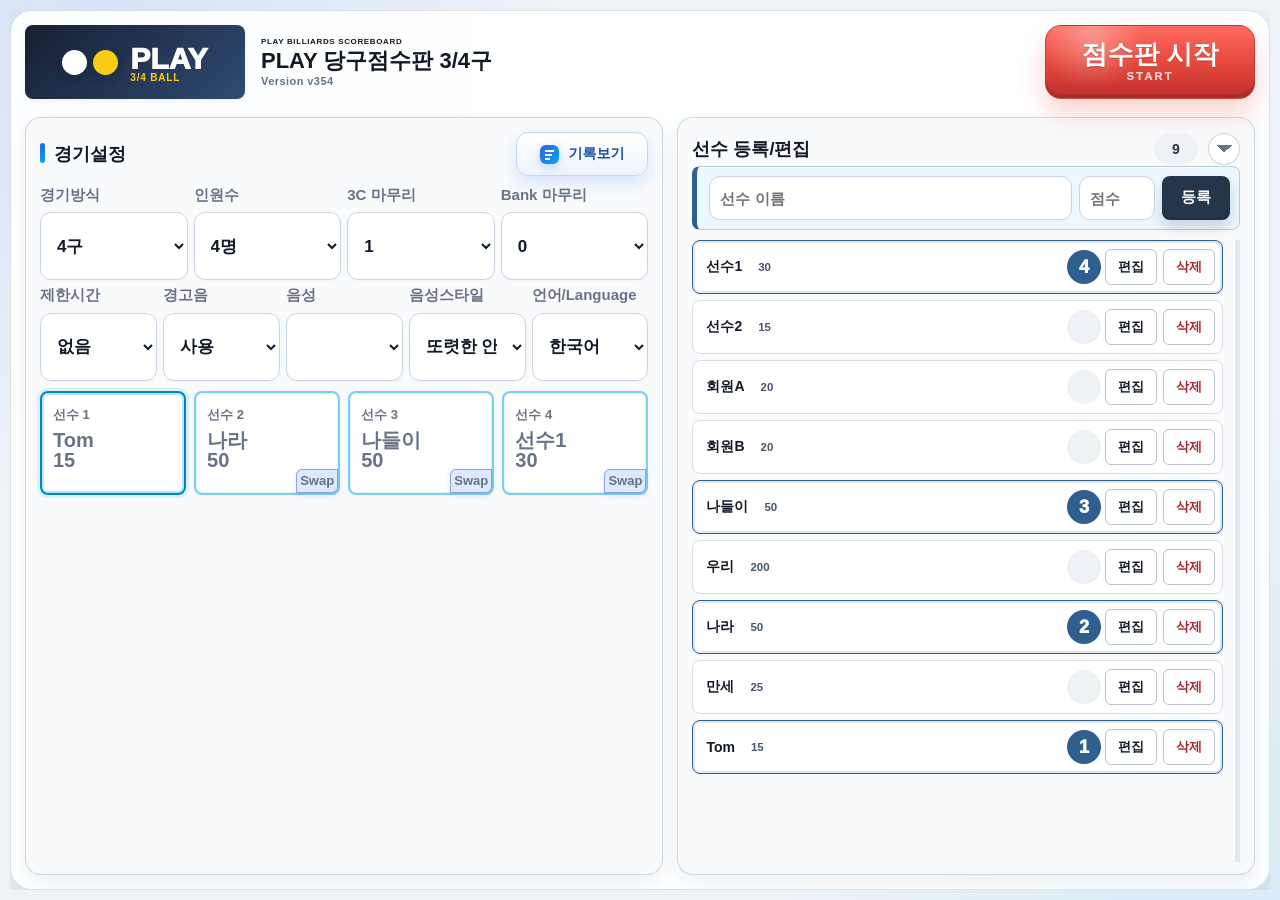
<file: appstore-seed-backup.html>
<!doctype html>
<html lang="ko">
  <head>
    <meta charset="UTF-8" />
    <meta name="viewport" content="width=device-width, initial-scale=1" />
    <title>App Store Capture Seed</title>
  </head>
  <body>
    <p>Preparing App Store capture data...</p>
    <script>
      fetch("./appstore-shots/seed-backup.json")
        .then((response) => response.json())
        .then((backup) => {
          const storage = backup.storage || {};
          Object.entries(storage).forEach(([key, value]) => {
            if (value === null || value === undefined) localStorage.removeItem(key);
            else localStorage.setItem(key, String(value));
          });
          window.location.replace("./index.html?appstore-capture=1");
        })
        .catch((error) => {
          document.body.textContent = `Seed failed: ${error.message || error}`;
        });
    </script>
  </body>
</html>
</file>
<file: styles.css>
:root {
  --bg: #f3f6fa;
  --surface: #ffffff;
  --surface-soft: #f8fafc;
  --line: #d8dee8;
  --line-strong: #b8c3d3;
  --ink: #111827;
  --muted: #687386;
  --board: #e9eef6;
  --primary: #26364a;
  --primary-soft: #eef2f6;
  --player-a: #2f5f8f;
  --player-b: #f97316;
  --warning: #f59e0b;
  --danger: #dc2626;
  --stat-bg: #f8fafc;
  --shadow: 0 8px 18px rgba(24, 39, 75, 0.08);
  --soft-shadow: 0 2px 6px rgba(24, 39, 75, 0.06);
  --radius: 8px;
}

* {
  box-sizing: border-box;
}

html,
body {
  min-height: 100%;
  -webkit-text-size-adjust: 100%;
  text-size-adjust: 100%;
}

body {
  margin: 0;
  background: var(--bg);
  color: var(--ink);
  font-family: -apple-system, BlinkMacSystemFont, "Segoe UI", sans-serif;
  touch-action: manipulation;
  overscroll-behavior: none;
  -webkit-tap-highlight-color: transparent;
}

body.score-mode,
body:has(.score-screen:not(.is-hidden)) {
  background: #030508;
  overflow: hidden;
}

body.setup-mode,
body.records-mode,
body:has(.setup-screen:not(.is-hidden)),
body:has(.records-screen:not(.is-hidden)) {
  position: fixed;
  inset: 0;
  width: 100%;
  height: 100%;
  overflow: hidden;
}

button,
input,
select {
  font: inherit;
}

button {
  cursor: pointer;
}

button:disabled {
  cursor: default;
}

.app-shell {
  min-height: 100svh;
  padding: max(10px, env(safe-area-inset-top)) max(10px, env(safe-area-inset-right))
    max(10px, env(safe-area-inset-bottom)) max(10px, env(safe-area-inset-left));
}

.is-hidden {
  display: none !important;
}

.setup-screen,
.records-screen {
  min-height: calc(100svh - 20px);
  display: grid;
  place-items: center;
  overflow: hidden;
}

body.setup-mode .setup-screen,
body.records-mode .records-screen,
.setup-screen:not(.is-hidden),
.records-screen:not(.is-hidden) {
  position: fixed;
  inset: max(10px, env(safe-area-inset-top)) max(10px, env(safe-area-inset-right))
    max(10px, env(safe-area-inset-bottom)) max(10px, env(safe-area-inset-left));
  min-height: 0;
  z-index: 5;
}

.setup-panel,
.records-panel {
  width: min(980px, 100%);
  position: relative;
  display: grid;
  grid-template-columns: minmax(0, 1fr);
  align-content: start;
  gap: 16px;
  padding: 22px;
  background: var(--surface);
  border: 1px solid var(--line);
  border-radius: var(--radius);
  box-shadow: var(--shadow);
}

.setup-panel {
  height: calc(100svh - 20px);
  max-height: calc(100svh - 20px);
  grid-template-rows: auto auto minmax(0, 1fr);
  overflow: hidden;
}

.records-panel {
  height: calc(100svh - 20px);
  max-height: calc(100svh - 20px);
  grid-template-rows: auto auto minmax(0, 1fr);
  overflow: hidden;
}

.setup-heading {
  display: grid;
  grid-template-columns: 320px minmax(0, 1fr);
  align-items: center;
  justify-content: start;
  gap: 24px;
  min-height: 110px;
  padding-bottom: 4px;
}

.setup-heading > div:last-child {
  min-width: 0;
  min-height: 110px;
  display: grid;
  align-content: center;
  padding-right: 300px;
}

.app-logo {
  width: 320px;
  height: 110px;
  aspect-ratio: auto;
  display: grid;
  grid-template-columns: auto auto;
  grid-template-rows: auto auto;
  align-items: center;
  align-content: center;
  justify-content: center;
  column-gap: 20px;
  row-gap: 5px;
  padding: 12px 16px;
  border-radius: 8px;
  background: linear-gradient(135deg, #172033, #2f4a72);
  color: white;
  box-shadow: var(--soft-shadow);
}

.logo-balls {
  grid-row: 1 / span 2;
  display: flex;
  align-items: center;
  gap: 10px;
}

.logo-balls i {
  width: 38px;
  height: 38px;
  display: block;
  border-radius: 999px;
  background: #fff;
  box-shadow: 0 5px 10px rgba(15, 23, 42, 0.22);
}

.logo-balls i + i {
  background: #facc15;
}

.app-logo strong {
  align-self: end;
  font-size: 42px;
  line-height: 0.95;
  font-weight: 950;
  letter-spacing: 0;
  transform: translateY(6px);
}

.app-logo small {
  align-self: start;
  color: #facc15;
  font-size: 15px;
  line-height: 1;
  font-weight: 900;
  letter-spacing: 0.08em;
  transform: translateY(2px);
}

.kicker {
  margin: 0 0 5px;
  color: var(--blue-deep);
  font-size: 12px;
  font-weight: 850;
  letter-spacing: 0.08em;
  text-transform: uppercase;
}

.app-version {
  margin: 5px 0 0;
  color: #64748b;
  font-size: 12px;
  font-weight: 750;
  line-height: 1;
  letter-spacing: 0.04em;
}

h1,
h2 {
  margin: 0;
}

.setup-panel h1 {
  font-size: 31px;
  line-height: 1.08;
  word-break: keep-all;
}

.member-box,
.game-options,
.manager-panel {
  display: grid;
  align-content: start;
  gap: 12px;
}

.member-box,
.manager-panel {
  padding: 16px;
  border: 1px solid var(--line);
  border-radius: var(--radius);
  background: var(--surface-soft);
}

.member-box {
  min-height: 0;
  grid-template-rows: auto auto auto minmax(0, 1fr);
}

.member-title {
  display: flex;
  align-items: center;
  justify-content: space-between;
  gap: 12px;
}

.member-title-actions {
  display: flex;
  align-items: center;
  gap: 8px;
}

.member-title h2 {
  font-size: 20px;
}

.member-title span {
  min-width: 44px;
  min-height: 30px;
  display: grid;
  place-items: center;
  border-radius: 999px;
  background: var(--primary-soft);
  color: var(--primary);
  font-size: 14px;
  font-weight: 850;
}

.game-options {
  grid-template-columns: repeat(5, minmax(0, 1fr));
  gap: 8px;
  align-items: end;
}

.game-options .voice-option {
  grid-column: span 2;
}

.game-options .language-option {
  grid-column: 5;
  justify-self: stretch;
  min-width: 0;
}

.game-options .sound-option,
.game-options .language-option,
.game-options .voice-option {
  grid-row: 2;
}

.game-options label,
.manager-panel summary,
.selection-strip span {
  color: var(--muted);
  font-size: 13px;
  font-weight: 850;
}

.game-options label {
  display: grid;
  gap: 5px;
}

.game-options label.is-disabled {
  opacity: 0.52;
}

.game-options label.is-disabled input {
  background: #eef2f7;
  color: #94a3b8;
}

.finish-control {
  display: grid;
  grid-template-columns: minmax(0, 1fr);
  gap: 5px;
}

.finish-custom-input[hidden] {
  display: none;
}

.game-options select,
.game-options input,
.member-form input {
  width: 100%;
  min-height: 42px;
  border: 1px solid var(--line-strong);
  border-radius: var(--radius);
  padding: 0 10px;
  background: var(--surface);
  color: var(--ink);
  font-size: 16px;
  outline: none;
}

.game-options select:focus,
.game-options input:focus,
.member-form input:focus {
  border-color: var(--primary);
  box-shadow: 0 0 0 3px rgba(38, 54, 74, 0.14);
}

.member-form {
  position: relative;
  padding: 10px 10px 10px 14px;
  border: 1px solid rgba(47, 95, 143, 0.28);
  border-left: 5px solid var(--player-a);
  border-radius: var(--radius);
  background: #eef6ff;
  box-shadow: inset 0 1px 0 rgba(255, 255, 255, 0.78);
}

.member-form input {
  border-color: rgba(47, 95, 143, 0.34);
  background: #ffffff;
  font-weight: 850;
}

.primary-action,
.secondary-action,
.member-form button {
  min-height: 48px;
  border: 0;
  border-radius: var(--radius);
  background: var(--primary);
  color: white;
  font-weight: 850;
  letter-spacing: 0;
  text-rendering: geometricPrecision;
  -webkit-font-smoothing: antialiased;
  box-shadow: 0 6px 14px rgba(15, 23, 42, 0.16);
}

.primary-action:active,
.secondary-action:active,
.start-button:active,
.turn-change-button:active,
.quick-score-actions button:active,
.settings-button:active,
.icon-button:active {
  transform: translateY(1px);
}

.secondary-action {
  min-width: 104px;
  padding: 0 14px;
  border: 1px solid var(--line-strong);
  background: var(--surface);
  color: #44403c;
  box-shadow: var(--soft-shadow);
}

.compact-action {
  min-height: 34px;
  min-width: 82px;
  padding: 0 10px;
  border-color: rgba(14, 165, 233, 0.5);
  background: #e0f2fe;
  color: #075985;
  font-size: 13px;
  white-space: nowrap;
  box-shadow: inset 0 -2px 0 rgba(14, 165, 233, 0.16);
}

.setup-start-action {
  position: absolute;
  top: 22px;
  right: 22px;
  min-height: 110px;
  min-width: 260px;
  border: 1px solid rgba(190, 57, 47, 0.72);
  border-radius: 20px;
  padding: 0 22px;
  background:
    radial-gradient(circle at 22% 14%, rgba(255, 255, 255, 0.32), transparent 30%),
    linear-gradient(180deg, #ff6b5f 0%, #e84a3f 48%, #bf2f2a 100%);
  color: white;
  font-size: 36px;
  font-weight: 950;
  line-height: 1;
  white-space: nowrap;
  box-shadow: inset 0 -4px 0 rgba(142, 40, 36, 0.42), 0 14px 26px rgba(232, 74, 63, 0.24);
  text-shadow: 0 1px 0 rgba(142, 40, 36, 0.42);
}

.setup-start-action::after {
  content: "START";
  display: block;
  margin-top: 7px;
  font-size: 15px;
  letter-spacing: 0.2em;
  opacity: 0.72;
}

.records-header {
  display: flex;
  align-items: end;
  justify-content: space-between;
  gap: 14px;
}

.records-header h1 {
  font-size: 31px;
  line-height: 1;
  letter-spacing: 0.02em;
}

.records-header-actions {
  display: flex;
  align-items: center;
  gap: 8px;
}

.records-header .secondary-action {
  border-color: rgba(14, 165, 233, 0.44);
  background: #e0f2fe;
  color: #075985;
  box-shadow: inset 0 -2px 0 rgba(14, 165, 233, 0.16);
}

.records-header .data-action {
  min-width: 70px;
  border-color: rgba(148, 163, 184, 0.38);
  background: #f8fafc;
  color: #475569;
  box-shadow: inset 0 -1px 0 rgba(148, 163, 184, 0.14);
}

.record-average {
  display: grid;
  grid-template-columns: minmax(0, 1fr) minmax(0, 1fr) 160px;
  gap: 10px;
  align-items: end;
  padding: 14px;
  border: 1px solid var(--line);
  border-radius: var(--radius);
  background: var(--surface-soft);
}

.record-average label {
  display: grid;
  gap: 6px;
  color: var(--muted);
  font-size: 13px;
  font-weight: 850;
}

.record-average select {
  min-height: 46px;
  border: 1px solid var(--line-strong);
  border-radius: var(--radius);
  padding: 0 12px;
  background: var(--surface);
  color: var(--ink);
  font-size: 17px;
}

.record-average div {
  display: grid;
  gap: 4px;
  padding: 8px 12px;
  border: 1px solid var(--line);
  border-radius: var(--radius);
  background: var(--surface);
}

.record-average span {
  color: var(--muted);
  font-size: 13px;
  font-weight: 850;
}

.record-average strong {
  font-size: 34px;
  line-height: 1;
}

.record-list {
  min-height: 0;
  display: grid;
  align-content: start;
  gap: 8px;
  overflow: auto;
  overscroll-behavior: contain;
  -webkit-overflow-scrolling: touch;
  touch-action: pan-y;
  padding-right: 10px;
  scrollbar-color: #64748b #e2e8f0;
  scrollbar-width: auto;
  border-right: 5px solid #e2e8f0;
}

.record-row,
.record-empty {
  min-width: 940px;
  padding: 10px 12px;
  border: 1px solid var(--line);
  border-radius: var(--radius);
  background: var(--surface);
}

.record-row {
  position: relative;
  display: grid;
  grid-template-columns: minmax(0, 1fr);
  gap: 8px;
  align-items: start;
  cursor: pointer;
}

.record-row:focus-visible {
  outline: 3px solid rgba(56, 189, 248, 0.45);
  outline-offset: 2px;
}

.record-row-title {
  display: grid;
  grid-template-columns: minmax(0, 1fr) auto;
  align-items: baseline;
  gap: 12px;
  min-width: 0;
  padding-right: 70px;
}

.record-row-title strong,
.record-standings {
  min-width: 0;
  font-size: 16px;
  white-space: nowrap;
  overflow: hidden;
  text-overflow: ellipsis;
}

.record-meta {
  color: var(--muted);
  font-size: 13px;
  font-weight: 750;
  text-align: right;
  white-space: nowrap;
}

.record-players {
  position: relative;
  display: grid;
  grid-template-columns: repeat(2, minmax(0, 1fr));
  gap: 6px;
  min-width: 0;
  margin-top: 0;
  overflow: visible;
}

.record-players::before {
  display: none;
}

.record-players span {
  min-width: 0;
  max-width: none;
  padding: 5px 7px;
  border-radius: 6px;
  background: var(--surface-soft);
  color: #334155;
  font-size: 12px;
  font-weight: 800;
  overflow: hidden;
  text-overflow: ellipsis;
  white-space: nowrap;
}

.record-delete {
  position: absolute;
  top: 10px;
  right: 12px;
  min-width: 54px;
  width: auto;
  min-height: 34px;
  border: 1px solid #fecaca;
  border-radius: 6px;
  background: #fff1f2;
  color: #b91c1c;
  font-size: 13px;
  font-weight: 900;
}

.record-inning-detail {
  display: none;
  padding: 9px;
  border: 1px solid #dbe4ef;
  border-radius: 8px;
  background: #f8fafc;
}

.record-row.is-expanded .record-inning-detail {
  display: block;
}

.record-detail-summary {
  display: grid;
  gap: 7px;
  margin-bottom: 10px;
  padding: 8px;
  border-radius: 7px;
  background: #eef6ff;
}

.record-detail-summary > strong {
  color: #1e3a5f;
  font-size: 13px;
  font-weight: 950;
}

.record-detail-summary > span {
  color: #334155;
  font-size: 12px;
  font-weight: 850;
  line-height: 1.25;
}

.record-detail-summary > div {
  display: grid;
  grid-template-columns: repeat(auto-fit, minmax(150px, 1fr));
  gap: 5px;
}

.record-detail-summary > div span {
  min-width: 0;
  padding: 5px 7px;
  border-radius: 6px;
  background: rgba(255, 255, 255, 0.78);
  color: #334155;
  font-size: 11px;
  font-weight: 850;
  overflow: hidden;
  text-overflow: ellipsis;
  white-space: nowrap;
}

.record-inning-title {
  display: block;
  margin-bottom: 8px;
  color: #1e293b;
  font-size: 13px;
  font-weight: 900;
}

.record-inning-grid {
  display: grid;
  grid-template-columns: repeat(auto-fit, minmax(92px, 1fr));
  gap: 6px;
}

.record-inning-column {
  display: grid;
  gap: 4px;
  min-width: 0;
  padding: 7px;
  border: 1px solid #e2e8f0;
  border-radius: 7px;
  background: #ffffff;
}

.record-inning-column b {
  color: #0f172a;
  font-size: 12px;
  font-weight: 950;
}

.record-inning-column span,
.record-inning-empty {
  min-width: 0;
  margin: 0;
  color: #475569;
  font-size: 11px;
  font-weight: 800;
  line-height: 1.25;
  overflow: hidden;
  text-overflow: ellipsis;
  white-space: nowrap;
}

.selection-strip {
  display: grid;
  grid-template-columns: repeat(auto-fit, minmax(170px, 1fr));
  gap: 10px;
  align-items: stretch;
}

.selection-strip .selection-card {
  position: relative;
  min-width: 0;
  display: grid;
  grid-template-rows: auto minmax(0, 1fr);
  gap: 6px;
  border: 2px solid rgba(14, 165, 233, 0.55);
  border-radius: var(--radius);
  padding: 17px 16px 8px;
  background: var(--surface);
  color: var(--ink);
  text-align: left;
  box-shadow: inset 0 0 0 1px rgba(14, 165, 233, 0.12);
}

.selection-strip .selection-card.is-picking {
  border-color: #0284c7;
  box-shadow: inset 0 0 0 2px rgba(14, 165, 233, 0.28), 0 0 0 3px rgba(14, 165, 233, 0.12);
}

.selection-swap-button {
  position: absolute;
  right: 0;
  bottom: 0;
  min-width: 42px;
  min-height: 24px;
  display: grid;
  place-items: center;
  border: 1px solid rgba(30, 64, 175, 0.42);
  border-radius: 6px 0 6px 0;
  background: #dbeafe;
  color: #1e3a8a;
  font-size: 10px;
  font-weight: 950;
  line-height: 1;
  box-shadow: 0 2px 6px rgba(30, 64, 175, 0.12);
  pointer-events: auto;
}

.selection-strip strong {
  min-width: 0;
  display: grid;
  grid-template-rows: minmax(0, 1fr) 22px;
  grid-row: 2;
  overflow: hidden;
  text-overflow: ellipsis;
  font-size: 25px;
}

.member-label-name {
  min-width: 0;
  overflow: hidden;
  text-overflow: ellipsis;
}

.selection-strip .member-label-name {
  display: block;
  white-space: nowrap;
  overflow-wrap: normal;
  word-break: normal;
  overflow: hidden;
  text-overflow: ellipsis;
  line-height: 1.05;
}

.member-label-target {
  flex: 0 0 auto;
  color: #475569;
  font-weight: 900;
  font-size: 0.78em;
}

.selection-strip .member-label-target {
  grid-row: 2;
  justify-self: start;
  align-self: end;
  position: static;
  transform: none;
  line-height: 1;
  z-index: 1;
  padding-right: 46px;
}

.edit-info .member-label-target {
  font-size: 0.82em;
}

.setup-switch {
  width: 42px;
  height: 42px;
  border: 0;
  box-shadow: none;
  justify-self: center;
  display: grid;
  place-items: center;
  padding: 0;
}

.swap-symbol {
  width: 24px;
  height: 24px;
  display: block;
  background: var(--primary);
  mask:
    url("data:image/svg+xml,%3Csvg xmlns='http://www.w3.org/2000/svg' viewBox='0 0 24 24' fill='none' stroke='black' stroke-width='2.4' stroke-linecap='round' stroke-linejoin='round'%3E%3Cpath d='M17 2l4 4-4 4'/%3E%3Cpath d='M3 6h18'/%3E%3Cpath d='M7 22l-4-4 4-4'/%3E%3Cpath d='M21 18H3'/%3E%3C/svg%3E")
    center / contain no-repeat;
}

.manager-panel {
  margin-top: 0;
  height: 100%;
  min-height: 0;
  grid-template-rows: auto auto minmax(0, 1fr);
  align-content: stretch;
  overflow: hidden;
}

.manager-panel summary {
  cursor: pointer;
  min-height: 34px;
  display: grid;
  grid-template-columns: minmax(0, 1fr) auto auto;
  align-items: center;
  gap: 10px;
  color: var(--ink);
  font-size: 20px;
  font-weight: 900;
}

.manager-panel summary #memberCount {
  min-width: 44px;
  min-height: 30px;
  display: grid;
  place-items: center;
  border-radius: 999px;
  background: var(--primary-soft);
  color: var(--primary);
  font-size: 14px;
  font-weight: 850;
}

.manager-panel summary::after {
  content: "▲";
  width: 30px;
  min-height: 30px;
  display: grid;
  place-items: center;
  border: 1px solid rgba(148, 163, 184, 0.46);
  border-radius: 50%;
  padding: 0;
  background: #ffffff;
  color: #64748b;
  font-size: 12px;
  font-weight: 900;
  line-height: 1;
}

.manager-panel:not([open]) summary::after {
  content: "▼";
  border-color: rgba(14, 165, 233, 0.42);
  background: #e0f2fe;
  color: #0369a1;
}

.member-form {
  display: grid;
  grid-template-columns: minmax(0, 1fr) 80px 72px;
  gap: 8px;
  margin-bottom: 10px;
}

.manager-panel summary::after {
  content: "";
  background-image:
    linear-gradient(45deg, transparent 50%, currentColor 50%),
    linear-gradient(135deg, currentColor 50%, transparent 50%);
  background-position: calc(50% - 4px) 50%, calc(50% + 4px) 50%;
  background-repeat: no-repeat;
  background-size: 8px 8px;
}

.manager-panel:not([open]) summary::after {
  content: "";
  background-image:
    linear-gradient(135deg, transparent 50%, currentColor 50%),
    linear-gradient(45deg, currentColor 50%, transparent 50%);
  background-position: calc(50% - 4px) 50%, calc(50% + 4px) 50%;
  background-repeat: no-repeat;
  background-size: 8px 8px;
}

.manager-panel:not([open]) {
  height: auto;
  min-height: 0;
  grid-template-rows: auto;
  align-self: start;
  align-content: start;
}

.member-form button {
  background: var(--primary);
  box-shadow: inset 0 -3px 0 rgba(15, 23, 42, 0.22), 0 7px 14px rgba(15, 23, 42, 0.16);
  white-space: nowrap;
}

.edit-list {
  min-height: 0;
  max-height: clamp(240px, 34svh, 520px);
  display: grid;
  align-content: start;
  gap: 7px;
  overflow-y: auto;
  overscroll-behavior: contain;
  -webkit-overflow-scrolling: touch;
  touch-action: pan-y;
  padding-right: 10px;
  scrollbar-color: #64748b #e2e8f0;
  scrollbar-width: auto;
  border-right: 5px solid #e2e8f0;
}

.edit-list::-webkit-scrollbar,
.record-list::-webkit-scrollbar {
  width: 14px;
  height: 14px;
}

.edit-list::-webkit-scrollbar-track,
.record-list::-webkit-scrollbar-track {
  border-radius: 999px;
  background: #e2e8f0;
}

.edit-list::-webkit-scrollbar-thumb,
.record-list::-webkit-scrollbar-thumb {
  border: 3px solid #f8fafc;
  border-radius: 999px;
  background: #64748b;
}

.edit-list::-webkit-scrollbar-thumb:hover,
.record-list::-webkit-scrollbar-thumb:hover {
  background: #475569;
}

.edit-row {
  display: grid;
  grid-template-columns: minmax(0, 1fr) 34px 54px 54px;
  gap: 6px;
  align-items: center;
  padding: 7px;
  border: 1px solid var(--line);
  border-radius: var(--radius);
  background: var(--surface);
}

.edit-row.is-p1,
.edit-row.is-selected {
  border-color: var(--player-a);
  box-shadow: inset 0 0 0 2px rgba(47, 95, 143, 0.14);
}

.edit-row.is-p2 {
  border-color: var(--player-b);
  box-shadow: inset 0 0 0 2px rgba(249, 115, 22, 0.14);
}

.edit-info {
  min-width: 0;
  min-height: 38px;
  display: flex;
  align-items: center;
  gap: 16px;
  border: 0;
  border-radius: 6px;
  background: transparent;
  color: var(--ink);
  overflow: hidden;
  text-overflow: ellipsis;
  white-space: nowrap;
  font-size: 15px;
  font-weight: 800;
  text-align: left;
}

.selection-badge {
  width: 34px;
  height: 34px;
  display: grid;
  place-items: center;
  border-radius: 999px;
  background: #eef2f7;
  color: transparent;
  font-size: 18px;
  font-weight: 950;
}

.edit-row.is-p1 .selection-badge,
.edit-row.is-selected .selection-badge {
  background: var(--player-a);
  color: white;
}

.edit-row.is-p2 .selection-badge {
  background: var(--player-b);
  color: white;
}

.edit-button,
.delete-button {
  min-height: 36px;
  border: 1px solid var(--line-strong);
  border-radius: 6px;
  background: var(--surface);
  color: var(--ink);
  font-size: 13px;
  font-weight: 850;
}

.delete-button {
  color: #a72330;
}

.score-screen {
  min-height: calc(100svh - 20px);
  display: grid;
  grid-template-rows: auto 1fr;
  gap: 8px;
  background: linear-gradient(180deg, #090d14 0%, #030508 100%);
}

.score-header {
  min-height: 76px;
  display: grid;
  grid-template-columns: 126px 150px 154px minmax(170px, 1fr) auto;
  align-items: center;
  gap: 30px;
  padding: 9px 14px;
  border: 0;
  border-radius: var(--radius);
  background: linear-gradient(180deg, rgba(17, 24, 39, 0.96) 0%, rgba(8, 13, 23, 0.96) 100%);
  box-shadow: none;
}

.timer {
  justify-self: start;
  width: 100%;
  min-height: 54px;
  display: inline-flex;
  align-items: center;
  justify-content: center;
  gap: 8px;
  border: 0;
  border-radius: var(--radius);
  background: #0f172a;
  color: #f8fafc;
  font-style: italic;
  font-weight: 950;
}

.timer.is-over-limit {
  color: var(--danger);
}

.timer strong {
  font-size: clamp(34px, 6vw, 46px);
  line-height: 1;
}

.timer span {
  font-size: clamp(14px, 2.4vw, 18px);
  line-height: 1;
}

.inning-title {
  position: relative;
  justify-self: center;
  width: 100%;
  min-height: 54px;
  display: grid;
  align-items: center;
  justify-items: stretch;
  padding: 0 44px 0 10px;
  border: 0;
  border-radius: var(--radius);
  background: #17110a;
  color: #fb923c;
  font-weight: 950;
  white-space: nowrap;
}

.inning-main {
  min-width: 0;
  display: inline-flex;
  align-items: center;
  justify-content: flex-start;
  gap: 9px;
}

.match-time {
  justify-self: center;
  width: 100%;
  min-height: 54px;
  display: grid;
  align-items: center;
  justify-items: center;
  padding: 0 16px;
  border: 0;
  border-radius: var(--radius);
  background: #0f172a;
  color: #e0f2fe;
  text-align: center;
  font-weight: 900;
}

.match-time strong {
  min-width: 0;
  font-size: clamp(30px, 4.8vw, 44px);
  line-height: 1;
}

.inning-main strong {
  font-size: clamp(34px, 5.2vw, 48px);
  line-height: 1;
}

.inning-main span {
  color: #fdba74;
  font-size: 13px;
  line-height: 1;
  letter-spacing: 0.08em;
}

.inning-adjust {
  position: absolute;
  top: 50%;
  right: 7px;
  transform: translateY(-50%);
  display: grid;
  gap: 3px;
}

.inning-adjust button {
  width: 34px;
  height: 24px;
  display: grid;
  place-items: center;
  border: 0;
  border-radius: 7px;
  background: #2a1608;
  color: #fed7aa;
  font-size: 12px;
  font-weight: 950;
  line-height: 1;
  padding: 0;
  box-shadow: none;
}

.inning-adjust button:disabled {
  color: #64748b;
  background: #111827;
}

.header-actions {
  justify-self: end;
  min-width: 0;
  display: flex;
  align-items: center;
  justify-content: flex-end;
  gap: 7px;
}

.quick-score-actions {
  display: flex;
  align-items: center;
  justify-content: center;
  gap: 8px;
}

.quick-score-actions button {
  min-width: 58px;
  min-height: 52px;
  border: 0;
  border-radius: 12px;
  padding: 0 12px;
  background: #123821;
  color: #dcfce7;
  font-size: 20px;
  font-weight: 950;
  box-shadow: none;
}

.quick-score-actions button,
.start-button,
.turn-change-button,
.icon-button,
.settings-button,
.inning-adjust button {
  transition: transform 0.14s ease, box-shadow 0.14s ease, filter 0.14s ease;
}

.quick-score-actions button:not(:disabled):hover,
.start-button:not(:disabled):hover,
.turn-change-button:not(:disabled):hover,
.icon-button:not(:disabled):hover,
.settings-button:not(:disabled):hover,
.inning-adjust button:not(:disabled):hover {
  filter: brightness(1.04);
}

.quick-score-actions button:disabled {
  background: #1f2937;
  color: #64748b;
  box-shadow: none;
}

.quick-score-actions .undo-quick-button {
  width: 58px;
  min-width: 58px;
  margin-left: 3mm;
  background: #2d1b57;
  color: #ddd6fe;
  font-size: 30px;
  box-shadow: none;
}

.undo-quick-button svg {
  width: 28px;
  height: 28px;
  fill: none;
  stroke: currentColor;
  stroke-linecap: round;
  stroke-linejoin: round;
  stroke-width: 2.4;
}

.start-button,
.turn-change-button {
  min-height: 52px;
  border: 0;
  border-radius: 10px;
  padding: 0 15px;
  background: #b43d0c;
  color: #fff7ed;
  font-size: 15px;
  font-weight: 900;
  white-space: nowrap;
  box-shadow: none;
}

.turn-change-button {
  background: #12324a;
  color: #e0f2fe;
  box-shadow: none;
}

.start-button:disabled,
.turn-change-button:disabled {
  background: #1f2937;
  color: #64748b;
  box-shadow: none;
}

.icon-button:disabled,
.turn-mark:disabled,
.inning-score:disabled {
  opacity: 0.58;
}

.score-box:disabled {
  opacity: 1;
}

.limit-chip {
  display: none;
  min-height: 36px;
  place-items: center;
  border: 1px solid var(--line);
  border-radius: 999px;
  padding: 0 12px;
  background: var(--surface);
  color: #334155;
  font-size: 14px;
  font-weight: 850;
  white-space: nowrap;
}

.icon-button {
  width: 56px;
  height: 52px;
  border: 0;
  border-radius: 10px;
  background: #1f2937;
  box-shadow: none;
  color: #e5e7eb;
  font-size: 30px;
  font-weight: 900;
}

.settings-button {
  min-width: 66px;
  height: 52px;
  border: 0;
  border-radius: 10px;
  background: #1f2937;
  box-shadow: none;
  color: #e5e7eb;
  font-size: 16px;
  font-weight: 900;
}

.board {
  --board-count: 2;
  min-height: 0;
  display: grid;
  grid-template-columns: repeat(var(--board-count, 2), minmax(0, 1fr));
  gap: 14px;
  padding: 20px 22px;
  background: #05070c;
  border: 0;
  border-radius: var(--radius);
  box-shadow: inset 0 0 0 1px rgba(148, 163, 184, 0.1);
}

.board[data-players="2"] {
  --board-count: 2;
}

.board[data-players="3"] {
  --board-count: 3;
}

.board[data-players="4"] {
  --board-count: 4;
}

.board[data-players="3"],
.board[data-players="4"] {
  gap: 10px;
  padding: 16px;
}

.board[data-players="3"] .player-card,
.board[data-players="4"] .player-card {
  gap: 8px;
  padding: 10px;
}

.board[data-players="3"] .stat-row,
.board[data-players="4"] .stat-row {
  gap: 6px;
}

.board[data-players="3"] .stat span,
.board[data-players="4"] .stat span {
  font-size: clamp(12px, 1.6vw, 16px);
}

.board[data-players="3"] .stat strong,
.board[data-players="4"] .stat strong {
  min-height: 46px;
  padding: 0 5px;
  font-size: clamp(24px, 3.2vw, 34px);
}

.board[data-players="4"] .target {
  min-width: 34px;
  font-size: clamp(20px, 2.5vw, 30px);
}

.board[data-players="3"] .remaining-score,
.board[data-players="4"] .remaining-score {
  min-width: 0;
  font-size: clamp(18px, 2.3vw, 28px);
}

.board[data-players="4"] .name-button {
  font-size: clamp(20px, 2.8vw, 32px);
}

.board[data-players="3"] .name-button {
  font-size: clamp(22px, 3.3vw, 36px);
}

.player-card {
  min-width: 0;
  display: grid;
  grid-template-rows: auto minmax(180px, 1fr) auto;
  gap: 12px;
  padding: 11px;
  border-radius: var(--radius);
  background: #1f2937;
  border: 2px solid rgba(100, 116, 139, 0.56);
  outline: 0;
  outline-offset: 0;
  box-shadow: inset 0 1px 0 rgba(255, 255, 255, 0.08);
  transition: box-shadow 0.16s ease, border-color 0.16s ease, transform 0.16s ease;
}

.player-card.is-active {
  border-color: #38bdf8;
  box-shadow: inset 0 0 0 7px rgba(14, 165, 233, 0.72), 0 0 0 3px rgba(56, 189, 248, 0.32),
    0 12px 24px rgba(2, 132, 199, 0.22);
}

.player-2.is-active {
  border-color: #fb923c;
  box-shadow: inset 0 0 0 7px rgba(249, 115, 22, 0.72), 0 0 0 3px rgba(251, 146, 60, 0.32),
    0 12px 24px rgba(234, 88, 12, 0.2);
}

.player-card.is-winner {
  border-color: #ef4444;
  outline-color: #ef4444;
  box-shadow: 0 0 0 4px rgba(239, 68, 68, 0.16), 0 12px 28px rgba(239, 68, 68, 0.18);
}

.player-card.is-winner .score-box {
  background: #fff1f2;
  box-shadow: inset 0 0 0 2px rgba(239, 68, 68, 0.3);
}

.score-screen.is-ended .player-card:not(.is-winner) {
  opacity: 0.78;
}

.player-topline {
  display: grid;
  grid-template-columns: auto minmax(42px, 1fr) minmax(0, auto);
  align-items: baseline;
  gap: 8px;
  min-height: 46px;
}

.target {
  min-width: 50px;
  color: #e5e7eb;
  font-size: clamp(25px, 4.4vw, 38px);
  font-style: italic;
  font-weight: 950;
  text-align: center;
}

.remaining-score {
  min-width: 0;
  justify-self: center;
  color: #fb7185;
  font-size: clamp(23px, 4vw, 36px);
  font-style: italic;
  font-weight: 950;
  text-align: center;
}

.board[data-players="4"] .player-topline {
  grid-template-columns: auto minmax(0, 1fr);
}

.board[data-players="4"] .remaining-score {
  display: none;
}

.name-button {
  min-width: 0;
  justify-self: end;
  border: 0;
  background: transparent;
  color: #f8fafc;
  font-size: clamp(26px, 4.8vw, 42px);
  font-weight: 950;
  white-space: nowrap;
  overflow: hidden;
  text-overflow: ellipsis;
  line-height: 1.05;
}

.score-box {
  width: 100%;
  min-height: 220px;
  border: 0;
  border-radius: var(--radius);
  padding: 0;
  background: #ffffff;
  box-shadow: inset 0 0 0 1px rgba(148, 163, 184, 0.42);
  display: grid;
  place-items: center;
  overflow: hidden;
}

.score-content {
  min-width: 0;
  width: 100%;
  height: 100%;
  display: grid;
  place-items: center;
  gap: 8px;
  overflow: hidden;
}

.score-box.yellow {
  background: #facc15;
  box-shadow: inset 0 0 0 1px rgba(146, 64, 14, 0.16);
}

.score-box span {
  display: inline-block;
  color: #05070d;
  font-size: clamp(150px, 22vw, 270px);
  line-height: 0.85;
  font-weight: 950;
  letter-spacing: 0;
  white-space: nowrap;
}

.score-box span.result-text {
  font-size: clamp(96px, 14vw, 170px);
  line-height: 0.95;
  letter-spacing: 0;
}

.score-box span.status-bank {
  font-size: clamp(56px, 8.8vw, 104px);
}

.finish-count {
  min-width: 92px;
  min-height: 48px;
  display: grid;
  place-items: center;
  border-radius: 999px;
  background: rgba(255, 255, 255, 0.78);
  color: #111827;
  font-style: normal;
  font-size: clamp(28px, 4.5vw, 48px);
  line-height: 1;
  font-weight: 950;
  box-shadow: inset 0 0 0 1px rgba(15, 23, 42, 0.12);
}

.score-box span.status-win {
  color: #dc2626;
  text-shadow: 0 4px 12px rgba(220, 38, 38, 0.18);
}

.score-box span.status-three-c {
  color: #26364a;
  font-size: clamp(118px, 17vw, 210px);
  text-shadow: 0 4px 12px rgba(15, 23, 42, 0.14);
}

.board[data-players="4"] .score-box span.status-three-c {
  font-size: clamp(82px, 11vw, 140px);
}

.score-box span.status-bank {
  color: #7c3aed;
  text-shadow: 0 4px 12px rgba(124, 58, 237, 0.18);
}

.center-controls {
  align-self: start;
  justify-self: center;
  display: grid;
  place-items: center;
  gap: 4px;
  color: #cbd5e1;
  font-size: 11px;
  font-weight: 850;
}

.switch-button,
.turn-mark {
  width: 44px;
  height: 40px;
  border-radius: var(--radius);
  border: 0;
  background: #111827;
  box-shadow: none;
  color: #e5e7eb;
  font-size: 30px;
  font-weight: 950;
  line-height: 1;
}

.turn-mark {
  display: grid;
  place-items: center;
}

.stat-row {
  display: grid;
  grid-template-columns: 1fr 1fr 1fr;
  gap: 10px;
  align-items: end;
}

.stat {
  min-width: 0;
  display: grid;
  gap: 4px;
  border: 0;
  padding: 0;
  background: transparent;
  color: #e5e7eb;
  text-align: center;
}

.stat span {
  color: #cbd5e1;
  font-size: clamp(14px, 2vw, 22px);
  font-weight: 650;
  white-space: nowrap;
}

.stat strong {
  min-height: 58px;
  display: grid;
  place-items: center;
  border-radius: 6px;
  padding: 0 8px;
  font-size: clamp(30px, 5vw, 42px);
  font-weight: 750;
}

.high-run strong {
  background: #111827;
  color: #fbbf24;
  box-shadow: inset 0 3px 0 #f59e0b;
}

.average strong {
  background: #111827;
  color: #86efac;
  box-shadow: inset 0 3px 0 #22c55e;
}

.inning-score strong {
  position: relative;
  background: #111827;
  color: white;
  box-shadow: inset 0 3px 0 #64748b;
  font-weight: 900;
}

.inning-score {
  position: relative;
  cursor: pointer;
}

.inning-score > span {
  display: inline-flex;
  align-items: center;
  justify-content: center;
  gap: 5px;
}

.inning-score small {
  position: static;
  min-width: 0;
  min-height: 0;
  display: inline-block;
  border: 0;
  background: transparent;
  color: #cbd5e1;
  font-size: inherit;
  font-weight: 850;
  line-height: 1;
  box-shadow: none;
}

.inning-score:disabled small {
  color: #64748b;
}

.board[data-players="3"] .inning-score small,
.board[data-players="4"] .inning-score small {
  font-size: inherit;
}

.winner-dialog {
  width: min(320px, calc(100% - 36px));
  border: 0;
  border-radius: var(--radius);
  padding: 0;
  box-shadow: var(--shadow);
}

.winner-dialog::backdrop {
  background: rgba(10, 16, 28, 0.42);
}

.winner-dialog form {
  display: grid;
  gap: 12px;
  padding: 24px;
}

.winner-dialog p {
  margin: 0;
  color: #2b3444;
}

@media (orientation: portrait) {
  .setup-screen,
  .records-screen {
    place-items: start center;
    overflow: auto;
  }

  .setup-screen,
  .records-screen {
    overflow: hidden;
  }

  .setup-panel,
  .records-panel {
    width: 840px;
    max-width: none;
    transform-origin: top center;
    zoom: 0.44;
  }

  .setup-panel {
    height: 220svh;
    max-height: 220svh;
  }

  .setup-heading {
    display: grid;
    grid-template-columns: 172px 380px;
    align-items: center;
    gap: 10px;
    min-height: 72px;
  }

  .app-logo {
    width: 172px;
    height: 68px;
    aspect-ratio: auto;
    grid-template-columns: auto auto;
    grid-template-rows: auto auto;
    column-gap: 9px;
    align-content: center;
    justify-content: center;
    padding: 13px 12px;
  }

  .logo-balls {
    gap: 6px;
  }

  .logo-balls i {
    width: 22px;
    height: 22px;
  }

  .app-logo strong {
    font-size: 26px;
    overflow: visible;
    padding-right: 2px;
    transform: translateY(3px);
  }

  .app-logo small {
    font-size: 10px;
    letter-spacing: 0.04em;
    transform: translateY(0);
  }

  .setup-panel h1 {
    max-width: 100%;
    font-size: 23px;
    line-height: 1.12;
    white-space: normal;
    overflow: visible;
    text-overflow: clip;
    word-break: keep-all;
  }

  .setup-heading > div:last-child {
    min-height: 68px;
    display: grid;
    align-content: center;
    max-width: 380px;
    overflow: hidden;
    padding-right: 0;
  }

  .setup-start-action {
    top: 22px;
    right: 22px;
    min-width: 190px;
    min-height: 68px;
    font-size: 27px;
    line-height: 1;
  }

  .kicker {
    margin-bottom: 4px;
    max-width: 100%;
    overflow: hidden;
    text-overflow: clip;
    font-size: 7px;
    line-height: 1;
    white-space: nowrap;
    letter-spacing: 0.12em;
  }

  .game-options label,
  .selection-strip span {
    font-size: 12px;
    line-height: 1.15;
  }

  .manager-panel summary {
    min-height: 54px;
    font-size: 23px;
    line-height: 1.15;
  }

  .manager-panel summary::after {
    width: 34px;
    min-height: 34px;
    padding: 0;
    font-size: 14px;
  }

  .game-options label {
    min-width: 0;
    grid-template-rows: 20px 46px;
    white-space: nowrap;
  }

  .game-options {
    grid-template-columns: repeat(20, minmax(0, 1fr));
  }

  .game-options label:nth-child(-n + 4) {
    grid-column: span 5;
  }

  .game-options label:nth-child(n + 5) {
    grid-column: span 4;
  }

  .game-options label:nth-child(5) {
    order: 5;
  }

  .game-options label:nth-child(6) {
    order: 6;
  }

  .game-options label:nth-child(8) {
    order: 7;
  }

  .game-options label:nth-child(9) {
    order: 8;
  }

  .game-options label:nth-child(7) {
    order: 9;
  }

  .game-options .language-option {
    order: 9;
  }

  .game-options .voice-option,
  .game-options .language-option {
    grid-column: span 4;
  }

  .game-options .sound-option,
  .game-options .language-option,
  .game-options .voice-option {
    grid-row: auto;
  }

  .game-options select,
  .game-options input {
    min-height: 46px;
    font-size: 18px;
  }

  .member-form input {
    min-height: 60px;
    font-size: 22px;
    font-weight: 850;
  }

  .member-form {
    grid-template-columns: minmax(0, 1fr) 112px 108px;
    gap: 12px;
    margin-bottom: 16px;
  }

  .member-form button {
    min-height: 60px;
    font-size: 20px;
  }

  .manager-panel {
    min-height: 0;
  }

  .manager-panel:not([open]) {
    min-height: 0;
  }

  .edit-list {
    max-height: 1280px;
    overflow-y: auto;
    padding-right: 18px;
    scrollbar-color: #64748b #e2e8f0;
    scrollbar-width: auto;
    border-right: 5px solid #e2e8f0;
  }

  .edit-list::-webkit-scrollbar,
  .record-list::-webkit-scrollbar {
    width: 14px;
    height: 14px;
  }

  .edit-list::-webkit-scrollbar-thumb,
  .record-list::-webkit-scrollbar-thumb {
    border: 3px solid #f8fafc;
    border-radius: 999px;
    background: #94a3b8;
  }

  .edit-button,
  .delete-button {
    font-size: 15px;
    line-height: 1.05;
  }

  .edit-row {
    grid-template-columns: minmax(0, 1fr) 40px 64px 64px;
    gap: 8px;
    padding: 9px;
  }

  .edit-info {
    min-height: 44px;
    font-size: 20px;
  }

  .selection-badge {
    width: 40px;
    height: 40px;
    font-size: 21px;
  }

  .record-row,
  .record-empty {
    min-width: 0;
  }

  .record-row {
    grid-template-columns: minmax(0, 1fr);
    gap: 8px;
    padding: 9px;
  }

  .record-row-title {
    grid-template-columns: minmax(0, 1fr) auto;
    gap: 8px;
    padding-right: 62px;
  }

  .record-row-title strong {
    font-size: 16px;
  }

  .record-meta {
    font-size: 14px;
    text-align: right;
  }

  .record-players {
    display: grid;
    grid-template-columns: repeat(2, minmax(0, 1fr));
    gap: 6px;
    overflow: visible;
  }

  .record-players span {
    max-width: none;
    padding: 5px 7px;
    font-size: 12px;
  }

  .record-players::before {
    display: none;
  }

  .score-screen {
    min-width: 0;
  }

  body.score-mode .app-shell,
  body:has(.score-screen:not(.is-hidden)) .app-shell {
    min-width: 0;
    width: var(--viewport-width, 100dvw);
    min-height: var(--viewport-height, 100dvh);
    padding: 0;
    overflow: hidden;
  }

  .score-screen:not(.is-hidden) {
    position: fixed;
    left: 50%;
    top: calc(50% + 1mm);
    width: calc(var(--score-viewport-height, var(--viewport-height, 100dvh)) - 56px - 4mm);
    height: calc(var(--score-viewport-width, var(--viewport-width, 100dvw)) - 8px);
    min-height: 0;
    display: grid;
    grid-template-rows: auto 1fr;
    gap: 5px;
    padding: 5px 7px;
    overflow: hidden;
    transform: translate(-50%, -50%) rotate(90deg);
    transform-origin: center;
    -webkit-text-size-adjust: 100%;
    text-size-adjust: 100%;
    touch-action: manipulation;
  }

  .score-screen:not(.is-hidden) .score-header {
    min-height: 54px;
    grid-template-columns: 86px 108px 110px minmax(116px, 1fr) auto;
    gap: 7px;
    padding: 4px 7px;
  }

  .score-screen:not(.is-hidden) .board {
    gap: 7px;
    padding: 7px;
  }

  .score-screen:not(.is-hidden) .player-card {
    grid-template-rows: 30px minmax(124px, 1fr) 48px;
    gap: 5px;
    padding: 6px;
    outline-width: 0;
    outline-offset: 0;
  }

  .score-screen:not(.is-hidden) .score-box {
    min-height: 124px;
  }

  .score-screen:not(.is-hidden) .timer {
    min-height: 42px;
    gap: 3px;
  }

  .score-screen:not(.is-hidden) .timer strong,
  .score-screen:not(.is-hidden) .inning-main strong {
    font-size: 30px;
  }

  .score-screen:not(.is-hidden) .timer span {
    font-size: 12px;
  }

  .score-screen:not(.is-hidden) .match-time,
  .score-screen:not(.is-hidden) .inning-title {
    min-height: 42px;
  }

  .score-screen:not(.is-hidden) .inning-title {
    padding: 0 30px 0 7px;
  }

  .score-screen:not(.is-hidden) .match-time strong {
    font-size: 25px;
  }

  .score-screen:not(.is-hidden) .inning-main span {
    font-size: 11px;
  }

  .score-screen:not(.is-hidden) .inning-adjust {
    right: 5px;
    gap: 2px;
  }

  .score-screen:not(.is-hidden) .inning-adjust button {
    width: 26px;
    height: 19px;
    font-size: 11px;
  }

  .score-screen:not(.is-hidden) .header-actions {
    gap: 4px;
  }

  .score-screen:not(.is-hidden) .quick-score-actions {
    gap: 4px;
  }

  .score-screen:not(.is-hidden) .quick-score-actions button {
    min-width: 36px;
    min-height: 42px;
    padding: 0 5px;
    font-size: 15px;
  }

  .score-screen:not(.is-hidden) .quick-score-actions .undo-quick-button {
    width: 40px;
    min-width: 40px;
    font-size: 23px;
  }

  .score-screen:not(.is-hidden) .start-button,
  .score-screen:not(.is-hidden) .turn-change-button {
    min-height: 46px;
    padding: 0 9px;
    font-size: 12px;
  }

  .score-screen:not(.is-hidden) .turn-change-button {
    padding: 0 8px;
  }

  .score-screen:not(.is-hidden) .settings-button {
    min-width: 46px;
    height: 46px;
    font-size: 13px;
  }

  .score-screen:not(.is-hidden) .icon-button {
    width: 40px;
    height: 46px;
    font-size: 23px;
  }

  .score-screen:not(.is-hidden) .player-topline {
    min-height: 30px;
  }

  .score-screen:not(.is-hidden) .target {
    min-width: 38px;
    font-size: 26px;
  }

  .score-screen:not(.is-hidden) .remaining-score {
    min-width: 34px;
    font-size: 24px;
    font-style: italic;
  }

  .score-screen:not(.is-hidden) .name-button {
    font-size: 26px;
  }

  .score-screen:not(.is-hidden) .score-box span {
    font-size: clamp(92px, calc(var(--score-viewport-height, var(--viewport-height, 100dvh)) * 0.18), 172px);
  }

  .score-screen:not(.is-hidden) .score-box span.result-text {
    font-size: clamp(50px, calc(var(--score-viewport-height, var(--viewport-height, 100dvh)) * 0.09), 96px);
  }

  .score-screen:not(.is-hidden) .score-box span.status-three-c {
    font-size: clamp(78px, calc(var(--score-viewport-height, var(--viewport-height, 100dvh)) * 0.15), 142px);
  }

  .score-screen:not(.is-hidden) .score-box span.status-bank {
    font-size: clamp(38px, calc(var(--score-viewport-height, var(--viewport-height, 100dvh)) * 0.07), 68px);
  }

  .score-screen:not(.is-hidden) .finish-count {
    min-width: 56px;
    min-height: 30px;
    font-size: 22px;
  }

  .score-screen:not(.is-hidden) .center-controls {
    font-size: 12px;
  }

  .score-screen:not(.is-hidden) .turn-mark {
    width: 40px;
    height: 36px;
    font-size: 27px;
  }

  .score-screen:not(.is-hidden) .stat-row {
    gap: 6px;
  }

  .score-screen:not(.is-hidden) .stat {
    gap: 2px;
  }

  .score-screen:not(.is-hidden) .stat span {
    font-size: 13px;
  }

  .score-screen:not(.is-hidden) .stat strong {
    min-height: 32px;
    font-size: 23px;
  }

  .score-screen:not(.is-hidden) .score-header,
  .score-screen:not(.is-hidden) .board {
    display: grid;
  }

  .winner-dialog[open] {
    position: fixed;
    inset: 50% auto auto 50%;
    width: min(340px, calc(var(--viewport-height, 100dvh) - 32px));
    transform: translate(-50%, -50%) rotate(90deg);
    transform-origin: center;
  }
}

@media (orientation: portrait) and (max-width: 390px) {
  .setup-panel,
  .records-panel {
    zoom: 0.42;
  }
}

@media (orientation: portrait) and (min-width: 500px) {
  .setup-panel,
  .records-panel {
    zoom: 0.5;
  }
}

@media (orientation: portrait) and (min-width: 700px) {
  .setup-panel,
  .records-panel {
    zoom: 0.7;
  }
}

@media (orientation: portrait) and (min-width: 481px) {
  .score-screen:not(.is-hidden) .score-box span {
    font-size: clamp(92px, calc(var(--score-viewport-height, var(--viewport-height, 100dvh)) * 0.18), 172px);
  }

  .score-screen:not(.is-hidden) .score-box span.result-text {
    font-size: clamp(50px, calc(var(--score-viewport-height, var(--viewport-height, 100dvh)) * 0.09), 96px);
  }

  .score-screen:not(.is-hidden) .score-box span.status-three-c {
    font-size: clamp(78px, calc(var(--score-viewport-height, var(--viewport-height, 100dvh)) * 0.15), 142px);
  }

  .score-screen:not(.is-hidden) .score-box span.status-bank {
    font-size: clamp(38px, calc(var(--score-viewport-height, var(--viewport-height, 100dvh)) * 0.07), 68px);
  }

  .manager-panel {
    height: 100%;
    min-height: 0;
    align-self: stretch;
    align-content: stretch;
    overflow: hidden;
  }

  .manager-panel:not([open]) {
    height: auto;
    min-height: 0;
    grid-template-rows: auto;
    align-self: start;
    align-content: start;
  }

  .edit-list {
    height: auto;
    min-height: 0;
    max-height: clamp(220px, 28svh, 300px);
    align-content: start;
    overflow-y: scroll;
    padding-bottom: max(48px, env(safe-area-inset-bottom));
    scroll-padding-bottom: max(48px, env(safe-area-inset-bottom));
  }

  .selection-strip .selection-card {
    gap: 4px;
    padding: 12px 12px 7px;
  }

  .selection-strip strong {
    grid-template-rows: minmax(0, 1fr) 18px;
    font-size: 18px;
    line-height: 1.02;
  }

  .selection-strip .member-label-name {
    line-height: 1.02;
  }

  .selection-strip .selection-card strong .member-label-target {
    font-size: 0.86em;
    line-height: 1;
  }
}

@media (orientation: portrait) and (max-width: 480px) {
  .setup-screen,
  .records-screen {
    display: grid;
    min-height: calc(100svh - 20px);
    place-items: start center;
    overflow-x: hidden;
  }

  .setup-screen,
  .records-screen {
    height: 100svh;
    min-height: 100svh;
    overflow: hidden;
  }

  .setup-panel,
  .records-panel {
    position: relative;
    left: auto;
    width: calc(100vw - 20px);
    zoom: 1;
    transform: none;
    margin: 10px auto 0;
    gap: 10px;
    padding: 10px;
  }

  .setup-panel {
    height: calc(100svh - 20px);
    max-height: calc(100svh - 20px);
    grid-template-rows: auto auto minmax(0, 1fr);
    overflow: hidden;
  }

  .records-screen {
    min-height: 100svh;
    align-content: start;
  }

  .records-panel {
    width: calc(100vw - 12px);
    height: calc(100svh - 12px);
    min-height: 0;
    max-height: calc(100svh - 12px);
    grid-template-rows: auto auto minmax(0, 1fr);
    margin-top: 6px;
    align-content: start;
    overflow: hidden;
  }

  .record-average {
    grid-template-columns: minmax(0, 0.9fr) minmax(0, 1fr) 92px;
    gap: 6px;
    padding: 9px;
  }

  .record-average label {
    gap: 4px;
    font-size: 11px;
  }

  .record-average select {
    min-width: 0;
    min-height: 38px;
    padding: 0 7px;
    font-size: 14px;
  }

  .record-average div {
    align-self: stretch;
    align-content: center;
    gap: 2px;
    padding: 5px 7px;
  }

  .record-average span {
    font-size: 10px;
  }

  .record-average strong {
    font-size: 24px;
  }

  .record-list {
    min-height: 0;
    max-height: none;
    align-content: start;
    overflow: auto;
    gap: 5px;
    padding-right: 10px;
    scrollbar-color: #64748b #e2e8f0;
    scrollbar-width: auto;
    border-right: 5px solid #e2e8f0;
  }

  .record-row,
  .record-empty {
    min-width: 0;
  }

  .record-row {
    grid-template-columns: minmax(0, 1fr);
    align-self: start;
    gap: 4px;
    padding: 7px 8px;
  }

  .record-row-title {
    grid-template-columns: minmax(0, 1fr) auto;
    align-items: center;
    gap: 6px;
    padding-right: 52px;
  }

  .record-row-title strong,
  .record-standings {
    font-size: 13px;
  }

  .record-meta {
    font-size: 10px;
    text-align: right;
  }

  .record-delete {
    top: 7px;
    right: 8px;
    min-width: 44px;
    min-height: 26px;
    font-size: 11px;
  }

  .record-players {
    grid-template-columns: repeat(2, minmax(0, 1fr));
    gap: 4px;
  }

  .record-players span {
    padding: 3px 4px;
    border-radius: 5px;
    font-size: 10px;
  }

  .setup-heading {
    width: 100%;
    grid-template-columns: 96px minmax(0, 1fr);
    align-items: center;
    justify-items: start;
    justify-self: stretch;
    min-height: 54px;
    gap: 12px;
    padding-right: 124px;
    text-align: left;
  }

  .app-logo {
    width: 104px;
    height: 54px;
    column-gap: 5px;
    row-gap: 3px;
    padding: 9px 8px;
    transform: translateX(-4px);
  }

  .logo-balls {
    gap: 3px;
  }

  .logo-balls i {
    width: 15px;
    height: 15px;
  }

  .app-logo strong {
    font-size: 18px;
    transform: translateY(2px);
  }

  .app-logo small {
    font-size: 7px;
    transform: none;
  }

  .setup-heading > div:last-child {
    min-height: 54px;
    width: 100%;
    max-width: none;
    display: grid;
    align-content: center;
    overflow: visible;
    padding-right: 0;
  }

  .kicker {
    display: block;
    margin-bottom: 2px;
    font-size: 5px;
    line-height: 1;
    letter-spacing: 0.08em;
    white-space: nowrap;
  }

  .setup-panel h1 {
    font-size: 13px;
    line-height: 1.08;
    white-space: normal;
    overflow: visible;
    text-wrap: balance;
  }

  .app-version {
    margin-top: 2px;
    font-size: 8px;
    letter-spacing: 0.02em;
  }

  .records-header h1 {
    font-size: 15px;
    line-height: 1.12;
    letter-spacing: 0.04em;
  }

  .setup-start-action {
    top: 10px;
    right: 10px;
    left: auto;
    width: clamp(104px, 31vw, 124px);
    min-width: 0;
    min-height: 54px;
    border-radius: 14px;
    padding: 0 10px;
    font-size: 15px;
    transform: none;
    box-shadow: inset 0 -3px 0 rgba(142, 40, 36, 0.4), 0 9px 16px rgba(232, 74, 63, 0.22);
  }

  .setup-start-action::after {
    margin-top: 4px;
    font-size: 8px;
    letter-spacing: 0.16em;
  }

  .setup-start-action:active {
    transform: translateY(1px);
  }

  .member-box,
  .manager-panel {
    padding: 10px;
  }

  .member-box {
    gap: 8px;
  }

  .member-title h2 {
    font-size: 18px;
  }

  .member-title-actions {
    gap: 5px;
  }

  .compact-action {
    min-width: 58px;
    min-height: 30px;
    padding: 0 8px;
    font-size: 11px;
    line-height: 1;
  }

  .game-options label,
  .selection-strip span {
    font-size: 11px;
  }

  .manager-panel summary {
    min-height: 42px;
    font-size: 18px;
  }

  .manager-panel summary::after {
    width: 28px;
    min-height: 28px;
    padding: 0;
    font-size: 12px;
  }

  .game-options label {
    grid-template-rows: auto 40px;
    gap: 2px;
    font-size: 10px;
    overflow: visible;
    position: relative;
    line-height: 1.05;
  }

  .game-options {
    grid-template-columns: repeat(20, minmax(0, 1fr));
    gap: 6px;
  }

  .game-options label:nth-child(-n + 4) {
    grid-column: span 5;
  }

  .game-options label:nth-child(n + 5) {
    grid-column: span 4;
  }

  .game-options label:nth-child(5) {
    order: 5;
  }

  .game-options label:nth-child(6) {
    order: 6;
  }

  .game-options label:nth-child(8) {
    order: 7;
  }

  .game-options label:nth-child(9) {
    order: 8;
  }

  .game-options label:nth-child(7) {
    order: 9;
  }

  .game-options .language-option {
    order: 9;
  }

  .game-options .voice-option {
    grid-column: span 4;
  }

  .game-options .language-option {
    grid-column: span 4;
    font-size: 10px;
  }

  .game-options .sound-option,
  .game-options .language-option,
  .game-options .voice-option {
    grid-row: auto;
  }

  .game-options select,
  .game-options input {
    min-height: 40px;
    font-size: 12px;
    width: 100%;
    min-width: 0;
    padding: 0 11px 0 6px;
  }

  .game-options select {
    appearance: none;
    -webkit-appearance: none;
    background-image: none;
  }

  .game-options label:has(select)::after {
    content: "";
    position: absolute;
    right: 4px;
    bottom: 14px;
    width: 6px;
    height: 6px;
    border-right: 2px solid currentColor;
    border-bottom: 2px solid currentColor;
    pointer-events: none;
    transform: rotate(45deg);
  }

  .selection-strip {
    display: flex;
    gap: 6px;
    height: 58px;
    min-height: 58px;
    max-height: 58px;
    align-items: stretch;
    overflow: hidden;
  }

  .selection-strip .selection-card {
    flex: 1 1 0;
    min-width: 0;
    height: 58px;
    min-height: 58px;
    max-height: 58px;
    grid-template-rows: 14px minmax(0, 1fr);
    gap: 1px;
    overflow: hidden;
    padding: 4px 6px 3px;
  }

  .selection-swap-button {
    right: 0;
    bottom: 0;
    min-width: 36px;
    min-height: 22px;
    border-radius: 5px 0 5px 0;
    font-size: 8px;
  }

  .selection-card strong {
    display: grid;
    grid-template-rows: minmax(0, 1fr) 14px;
    align-items: stretch;
    gap: 1px;
    min-height: 0;
    overflow: hidden;
    padding: 0;
    font-size: 12px;
    line-height: 1.05;
  }

  .selection-card.can-swap strong {
    padding-right: 0;
  }

  .selection-strip .member-label-name {
    min-width: 0;
    white-space: nowrap;
    max-height: 16px;
    overflow: hidden;
    text-overflow: ellipsis;
  }

  .selection-strip .member-label-target {
    min-width: 0;
    justify-self: start;
    align-self: end;
    position: static;
    font-size: 12px;
    line-height: 1;
    padding-right: 0;
  }

  .selection-strip .selection-card.can-swap .member-label-target {
    padding-right: 30px;
  }

  .selection-strip .selection-card strong .member-label-name,
  .selection-strip .selection-card strong .member-label-target {
    font-size: 12px;
  }

  .member-form {
    grid-template-columns: minmax(0, 1fr) 64px 62px;
    gap: 7px;
    margin-bottom: 10px;
    padding: 7px 7px 7px 10px;
    border-left-width: 4px;
  }

  .member-form input {
    min-height: 42px;
    font-size: 15px;
  }

  .member-form button {
    min-height: 42px;
    font-size: 15px;
  }

  .manager-panel {
    height: 100%;
    min-height: 0;
    gap: 8px;
    align-self: stretch;
    align-content: stretch;
    overflow: hidden;
  }

  .edit-list {
    height: auto;
    min-height: 0;
    max-height: clamp(150px, calc(100svh - 560px), 420px);
    align-content: start;
    overflow-y: scroll;
    padding-right: 8px;
    padding-bottom: max(72px, env(safe-area-inset-bottom));
    scroll-padding-bottom: max(72px, env(safe-area-inset-bottom));
  }

  .manager-panel:not([open]) {
    height: auto;
    min-height: 0;
    grid-template-rows: auto;
    align-self: start;
    align-content: start;
  }

  .edit-row {
    grid-template-columns: minmax(0, 1fr) 30px 44px 44px;
    padding: 6px;
    gap: 5px;
  }

  .edit-info {
    min-height: 34px;
    font-size: 14px;
  }

  .selection-badge {
    width: 30px;
    height: 30px;
    font-size: 15px;
  }

  .edit-button,
  .delete-button {
    min-height: 30px;
    font-size: 11px;
  }
}

@media (orientation: portrait) and (max-width: 390px) {
  .setup-screen,
  .records-screen {
    min-height: calc(100svh - 20px);
  }

  .setup-panel,
  .records-panel {
    zoom: 1;
    transform: none;
    margin-left: auto;
  }
}

@media (max-width: 900px) {
  .score-header {
    grid-template-columns: 100px 124px 132px minmax(130px, 1fr) auto;
    gap: 10px;
  }

  .limit-chip {
    display: none;
  }

  .board {
    gap: 12px;
    padding: 18px;
  }

  .board[data-players="4"] {
    gap: 8px;
    padding: 12px;
  }

  .board[data-players="3"] .stat strong,
  .board[data-players="4"] .stat strong {
    min-height: 40px;
    font-size: 24px;
  }

  .score-box {
    min-height: 180px;
  }
}

@media (orientation: landscape) and (max-width: 960px) {
  .app-shell {
    padding: max(6px, env(safe-area-inset-top)) max(8px, env(safe-area-inset-right))
      max(6px, env(safe-area-inset-bottom)) max(8px, env(safe-area-inset-left));
  }

  .score-screen {
    min-height: calc(100svh - 12px);
    gap: 6px;
  }

  .score-header {
    min-height: 54px;
    grid-template-columns: 86px 108px 110px minmax(116px, 1fr) auto;
    gap: 7px;
    padding: 4px 7px;
  }

  .timer {
    min-height: 42px;
    gap: 3px;
  }

  .timer strong {
    font-size: 30px;
  }

  .inning-main strong {
    font-size: 30px;
  }

  .inning-title,
  .match-time {
    min-height: 42px;
  }

  .inning-title {
    padding: 0 30px 0 7px;
  }

  .match-time strong {
    font-size: 25px;
  }

  .timer span {
    font-size: 12px;
  }

  .inning-main span {
    font-size: 11px;
  }

  .inning-adjust {
    right: 5px;
    gap: 2px;
  }

  .inning-adjust button {
    width: 26px;
    height: 19px;
    font-size: 11px;
  }

  .header-actions {
    gap: 4px;
  }

  .quick-score-actions {
    gap: 4px;
  }

  .quick-score-actions button {
    min-width: 36px;
    min-height: 42px;
    padding: 0 5px;
    font-size: 15px;
  }

  .quick-score-actions .undo-quick-button {
    width: 40px;
    min-width: 40px;
    font-size: 23px;
  }

  .limit-chip {
    display: none;
  }

  .icon-button {
    width: 40px;
    height: 46px;
    font-size: 23px;
  }

  .start-button {
    min-height: 46px;
    padding: 0 9px;
    font-size: 12px;
  }

  .turn-change-button {
    min-height: 46px;
    padding: 0 8px;
    font-size: 12px;
  }

  .settings-button {
    min-width: 46px;
    height: 46px;
    font-size: 13px;
  }

  .icon-button {
    width: 40px;
    height: 46px;
    font-size: 23px;
  }

  .board {
    gap: 7px;
    padding: 7px;
  }

  .board[data-players="3"],
  .board[data-players="4"] {
    gap: 6px;
    padding: 8px;
  }

  .player-card {
    grid-template-rows: 30px minmax(124px, 1fr) 48px;
    gap: 5px;
    padding: 6px;
    outline-width: 0;
    outline-offset: 0;
  }

  .player-topline {
    grid-template-columns: auto minmax(34px, 1fr) minmax(0, auto);
    min-height: 30px;
  }

  .target {
    min-width: 38px;
    font-size: 26px;
  }

  .remaining-score {
    min-width: 0;
    font-size: 24px;
    font-style: italic;
  }

  .name-button {
    font-size: 26px;
  }

  .score-box {
    min-height: 124px;
  }

  .score-box span {
    font-size: clamp(92px, 18vw, 172px);
  }

  .score-box span.result-text {
    font-size: clamp(50px, 9vw, 96px);
  }

  .score-box span.status-three-c {
    font-size: clamp(78px, 15vw, 142px);
  }

  .score-box span.status-bank {
    font-size: clamp(38px, 7vw, 68px);
  }

  .finish-count {
    min-width: 56px;
    min-height: 30px;
    font-size: 22px;
  }

  .center-controls {
    font-size: 12px;
  }

  .turn-mark {
    width: 40px;
    height: 36px;
    font-size: 27px;
  }

  .stat-row {
    gap: 6px;
  }

  .stat {
    gap: 2px;
  }

  .stat span {
    font-size: 13px;
  }

  .stat strong {
    min-height: 32px;
    font-size: 23px;
  }

  .inning-score small {
    font-size: inherit;
  }

  .board[data-players="3"] .stat-row,
  .board[data-players="4"] .stat-row {
    gap: 4px;
  }

  .board[data-players="3"] .stat span,
  .board[data-players="4"] .stat span {
    font-size: 11px;
  }

  .board[data-players="3"] .stat strong,
  .board[data-players="4"] .stat strong {
    min-height: 32px;
    font-size: 20px;
  }
}

@media (orientation: landscape) {
  .setup-panel {
    height: calc(100svh - 20px);
    max-height: calc(100svh - 20px);
    grid-template-rows: auto auto minmax(0, 1fr);
    overflow: hidden;
  }

  .manager-panel {
    height: 100%;
    min-height: 0;
    align-self: stretch;
    align-content: stretch;
    overflow: hidden;
  }

  .manager-panel:not([open]) {
    height: auto;
    min-height: 0;
    grid-template-rows: auto;
    align-self: start;
    align-content: start;
  }

  .edit-list {
    height: auto;
    min-height: 0;
    max-height: clamp(180px, 36svh, 260px);
    align-content: start;
    overflow-y: scroll;
    padding-bottom: max(44px, env(safe-area-inset-bottom));
    scroll-padding-bottom: max(44px, env(safe-area-inset-bottom));
  }
}

.selection-strip strong .member-label-name {
  font-size: 1em;
}

.player-card.is-active .inning-score strong {
  min-height: 116px;
}

.board[data-players="3"] .player-card.is-active .inning-score strong,
.board[data-players="4"] .player-card.is-active .inning-score strong {
  min-height: 92px;
}

@media (max-width: 900px) {
  .board[data-players="3"] .player-card.is-active .inning-score strong,
  .board[data-players="4"] .player-card.is-active .inning-score strong {
    min-height: 80px;
  }
}

@media (orientation: portrait), (orientation: landscape) and (max-width: 960px) {
  .inning-score {
    isolation: isolate;
  }

  .player-card.is-active .inning-score strong,
  .board[data-players="3"] .player-card.is-active .inning-score strong,
  .board[data-players="4"] .player-card.is-active .inning-score strong {
    position: absolute;
    right: 0;
    bottom: 0;
    left: 0;
    min-height: 64px;
    align-content: end;
    padding: 0 8px 7px;
    font-size: 31px;
    z-index: 2;
    box-shadow: inset 0 3px 0 #64748b, 0 -4px 10px rgba(15, 23, 42, 0.16);
  }

  .player-card.is-active .inning-score strong::before {
    content: "Run / -1";
    position: absolute;
    top: 5px;
    left: 50%;
    color: rgba(255, 255, 255, 0.76);
    font-size: 13px;
    font-weight: 850;
    line-height: 1;
    letter-spacing: 0.02em;
    transform: translateX(-50%);
  }

  .board[data-players="3"] .player-card.is-active .inning-score strong::before,
  .board[data-players="4"] .player-card.is-active .inning-score strong::before {
    top: 4px;
    font-size: 10px;
    letter-spacing: -0.08em;
    white-space: nowrap;
  }

  .board[data-players="3"] .player-card.is-active .inning-score > span,
  .board[data-players="4"] .player-card.is-active .inning-score > span {
    gap: 1px;
    font-size: clamp(8px, 1.55vw, 11px);
    letter-spacing: -0.04em;
    transform: translateY(-2px);
  }

  .board[data-players="3"] .player-card.is-active .inning-score small,
  .board[data-players="4"] .player-card.is-active .inning-score small {
    font-size: inherit;
  }
}

.selection-strip strong .member-label-target {
  font-size: 1em;
}

.edit-info .member-label-name {
  font-size: 1em;
}

.edit-info .member-label-target {
  font-size: 0.82em;
}
</file>
<file: device-phone.css>
/*
  Phone-only overrides.
  Put handset gameplay fixes here so tablet changes stay isolated.
*/

body.device-phone {
  --active-device: phone;
}

body.device-phone .tablet-only {
  display: none !important;
}

body.device-phone .phone-only {
  display: revert;
}

@media (orientation: landscape) {
  body.device-phone.setup-mode .app-shell,
  body.device-phone.records-mode .app-shell {
    position: fixed;
    inset: var(--phone-safe-top, env(safe-area-inset-top, 0px)) var(--phone-safe-right, env(safe-area-inset-right, 0px))
      var(--phone-safe-bottom, env(safe-area-inset-bottom, 0px)) var(--phone-safe-left, env(safe-area-inset-left, 0px));
    width: auto;
    height: auto;
    min-height: 0;
    padding: 0;
    overflow: hidden;
  }

  body.device-phone .setup-screen,
  body.device-phone .records-screen {
    inset: var(--phone-safe-top, env(safe-area-inset-top, 0px)) var(--phone-safe-right, env(safe-area-inset-right, 0px))
      var(--phone-safe-bottom, env(safe-area-inset-bottom, 0px)) var(--phone-safe-left, env(safe-area-inset-left, 0px));
    width: auto;
    height: auto;
    min-height: 0;
    display: grid;
    place-items: center;
    overflow: hidden;
  }

  body.device-phone .setup-panel,
  body.device-phone .records-panel {
    width: calc(100% - 10px);
    max-width: none;
    height: calc(100% - 10px);
    max-height: calc(100% - 10px);
    margin: 0;
    gap: 8px;
    padding: 8px;
    overflow: hidden;
    zoom: 1;
    transform: none;
  }

  body.device-phone .setup-panel {
    grid-template-columns: minmax(0, 1.04fr) minmax(270px, 0.96fr);
    grid-template-rows: auto minmax(0, 1fr);
    align-content: stretch;
  }

  body.device-phone .setup-heading {
    grid-column: 1 / -1;
    grid-template-columns: 132px minmax(0, 1fr);
    min-height: 52px;
    gap: 10px;
    padding-right: 132px;
  }

  body.device-phone .setup-heading > div:last-child {
    min-height: 52px;
    max-width: none;
    display: grid;
    align-content: center;
    overflow: hidden;
    padding-right: 0;
  }

  body.device-phone .app-logo {
    width: 132px;
    height: 52px;
    column-gap: 6px;
    row-gap: 1px;
    padding: 8px 9px;
    transform: none;
  }

  body.device-phone .logo-balls {
    gap: 4px;
  }

  body.device-phone .logo-balls i {
    width: 16px;
    height: 16px;
  }

  body.device-phone .app-logo strong {
    font-size: 20px;
    transform: translateY(2px);
  }

  body.device-phone .app-logo small {
    font-size: 7px;
    transform: none;
  }

  body.device-phone .kicker {
    margin-bottom: 2px;
    font-size: 5px;
    line-height: 1;
    letter-spacing: 0.08em;
    white-space: nowrap;
  }

  body.device-phone .app-version {
    margin-top: 2px;
    font-size: 8px;
  }

  body.device-phone .setup-panel h1 {
    font-size: 14px;
    line-height: 1.08;
    white-space: normal;
    overflow: visible;
  }

  body.device-phone .setup-start-action {
    top: 8px;
    right: 8px;
    width: 116px;
    min-width: 0;
    min-height: 56px;
    border-radius: 13px;
    padding: 0 9px;
    font-size: 16px;
    z-index: 8;
    pointer-events: auto;
    touch-action: manipulation;
  }

  body.device-phone .setup-start-action::after {
    margin-top: 3px;
    font-size: 7px;
    letter-spacing: 0.14em;
  }

  body.device-phone .member-box,
  body.device-phone .manager-panel {
    min-height: 0;
    height: 100%;
    align-self: stretch;
    overflow: hidden;
    padding: 8px;
    border-color: rgba(148, 163, 184, 0.42);
    box-shadow: 0 1px 0 rgba(255, 255, 255, 0.78) inset, 0 7px 14px rgba(24, 39, 75, 0.06);
  }

  body.device-phone .member-box {
    grid-column: 1;
    grid-row: 2;
    grid-template-rows: auto auto auto;
    align-content: start;
    gap: 6px;
  }

  body.device-phone .manager-panel {
    grid-column: 2;
    grid-row: 2;
    grid-template-rows: auto auto minmax(0, 1fr);
    align-content: stretch;
    gap: 6px;
    background: #f8fafc;
  }

  body.device-phone .member-title h2,
  body.device-phone .manager-panel summary {
    min-height: 28px;
    font-size: 14px;
    line-height: 1.1;
  }

  body.device-phone .member-title-actions {
    gap: 4px;
  }

  body.device-phone .compact-action {
    position: relative;
    z-index: 9;
    min-width: 72px;
    min-height: 42px;
    padding: 0 10px;
    font-size: 12px;
    touch-action: manipulation;
  }

  body.device-phone .manager-panel summary::after {
    width: 24px;
    min-height: 24px;
    background-size: 6px 6px;
    background-position: calc(50% - 3px) 50%, calc(50% + 3px) 50%;
  }

  body.device-phone .manager-panel summary #memberCount {
    min-width: 34px;
    min-height: 24px;
    font-size: 11px;
  }

  body.device-phone .game-options {
    grid-template-columns: repeat(20, minmax(0, 1fr));
    gap: 5px;
    align-items: start;
  }

  body.device-phone .game-options label {
    grid-column: span 4;
    grid-row: auto;
    grid-template-rows: auto 34px;
    gap: 2px;
    font-size: 9px;
    line-height: 1.06;
    white-space: nowrap;
    position: relative;
  }

  body.device-phone .game-options label:nth-child(-n + 4) {
    grid-column: span 5;
  }

  body.device-phone .game-options .sound-option,
  body.device-phone .game-options .language-option,
  body.device-phone .game-options .voice-option {
    grid-column: span 4;
    grid-row: auto;
  }

  body.device-phone .game-options label:nth-child(5) {
    grid-column: span 3;
    order: 5;
  }

  body.device-phone .game-options label:nth-child(6) {
    grid-column: span 3;
    order: 6;
  }

  body.device-phone .game-options label:nth-child(7) {
    grid-column: span 4;
    order: 9;
  }

  body.device-phone .game-options .language-option {
    grid-column: span 4;
    order: 9;
  }

  body.device-phone .game-options label:nth-child(8) {
    grid-column: span 5;
    order: 7;
  }

  body.device-phone .game-options label:nth-child(9) {
    grid-column: span 5;
    order: 8;
  }

  body.device-phone .game-options select,
  body.device-phone .game-options input {
    min-height: 34px;
    min-width: 0;
    padding: 0 9px 0 6px;
    font-size: 11px;
    font-weight: 700;
  }

  body.device-phone .selection-strip {
    display: flex;
    width: 100%;
    height: 54px;
    min-height: 54px;
    max-height: 54px;
    gap: 5px;
    align-items: stretch;
    overflow: hidden;
  }

  body.device-phone .selection-strip .selection-card {
    flex: 1 1 0;
    width: 100%;
    min-width: 0;
    height: 54px;
    min-height: 54px;
    max-height: 54px;
    grid-template-rows: 13px minmax(0, 1fr);
    gap: 1px;
    padding: 4px 5px 3px;
    overflow: hidden;
  }

  body.device-phone .selection-card strong {
    display: grid;
    grid-template-rows: minmax(0, 1fr) 13px;
    gap: 1px;
    min-height: 0;
    padding: 0;
    overflow: hidden;
    font-size: 11px;
    line-height: 1.05;
  }

  body.device-phone .selection-strip .selection-card strong .member-label-name,
  body.device-phone .selection-strip .selection-card strong .member-label-target {
    font-size: 11px;
  }

  body.device-phone .selection-strip .member-label-name {
    max-height: 15px;
    white-space: nowrap;
    overflow: hidden;
    text-overflow: ellipsis;
  }

  body.device-phone .selection-strip .member-label-target {
    min-width: 0;
    justify-self: start;
    align-self: end;
    padding-right: 0;
    font-size: 11px;
    line-height: 1;
  }

  body.device-phone .selection-strip .selection-card.can-swap .member-label-target {
    padding-right: 28px;
  }

  body.device-phone .selection-swap-button {
    min-width: 32px;
    min-height: 20px;
    border-radius: 5px 0 5px 0;
    font-size: 8px;
  }

  body.device-phone .member-form {
    grid-template-columns: minmax(0, 1fr) 56px 54px;
    gap: 5px;
    margin-bottom: 6px;
    padding: 6px 6px 6px 9px;
    border-left-width: 4px;
  }

  body.device-phone .member-form input,
  body.device-phone .member-form button {
    min-height: 34px;
    font-size: 12px;
  }

  body.device-phone .edit-list {
    height: calc(100svh - 188px);
    min-height: 0;
    max-height: calc(100svh - 188px);
    align-content: start;
    overflow-y: scroll;
    overscroll-behavior: none;
    -webkit-overflow-scrolling: auto;
    touch-action: pan-y;
    gap: 5px;
    padding-right: 8px;
    padding-bottom: max(10px, env(safe-area-inset-bottom));
  }

  body.device-phone .edit-row {
    grid-template-columns: minmax(0, 1fr) 28px 42px 42px;
    gap: 4px;
    padding: 5px;
  }

  body.device-phone .edit-info {
    min-height: 30px;
    gap: 9px;
    font-size: 12px;
  }

  body.device-phone .selection-badge {
    width: 28px;
    height: 28px;
    font-size: 14px;
  }

  body.device-phone .edit-button,
  body.device-phone .delete-button {
    min-height: 28px;
    font-size: 10px;
  }

  body.device-phone .records-panel {
    grid-template-columns: minmax(160px, 0.32fr) minmax(0, 1fr);
    grid-template-rows: auto minmax(0, 1fr);
    align-content: stretch;
  }

  body.device-phone .records-header {
    grid-column: 1 / -1;
    align-items: center;
    min-height: 42px;
  }

  body.device-phone .records-header h1 {
    display: block;
    min-height: 20px;
    font-size: 16px;
    line-height: 1.2;
  }

  body.device-phone .records-header-actions {
    gap: 5px;
  }

  body.device-phone .records-header .primary-action,
  body.device-phone .records-header .secondary-action {
    min-height: 32px;
    min-width: 62px;
    padding: 0 8px;
    font-size: 11px;
  }

  body.device-phone .records-header .data-action {
    min-width: 48px;
    padding: 0 7px;
  }

  body.device-phone .record-average {
    grid-column: 1;
    grid-row: 2;
    grid-template-columns: minmax(0, 1fr);
    align-content: start;
    align-self: stretch;
    gap: 8px;
    padding: 9px;
  }

  body.device-phone .record-average label {
    gap: 4px;
    font-size: 12px;
    line-height: 1.05;
  }

  body.device-phone .record-average select {
    min-height: 42px;
    padding: 0 8px;
    font-size: 14px;
    font-weight: 850;
  }

  body.device-phone .record-average div {
    min-height: 48px;
    align-content: center;
    gap: 2px;
    padding: 7px 8px;
  }

  body.device-phone .record-average span {
    font-size: 11px;
  }

  body.device-phone .record-average strong {
    display: block;
    min-height: 28px;
    font-size: 24px;
    line-height: 1;
  }

  body.device-phone .record-list {
    grid-column: 2;
    grid-row: 2;
    min-height: 0;
    max-height: none;
    overflow: scroll;
    overscroll-behavior: none;
    -webkit-overflow-scrolling: auto;
    touch-action: pan-y;
    gap: 5px;
    padding: 0 8px 0 0;
    border-right-width: 4px;
  }

  body.device-phone .record-row,
  body.device-phone .record-empty {
    min-width: 0;
    padding: 6px 7px;
  }

  body.device-phone .record-row {
    gap: 4px;
  }

  body.device-phone .record-row-title {
    gap: 6px;
    padding-right: 48px;
  }

  body.device-phone .record-row-title strong,
  body.device-phone .record-standings {
    font-size: 12px;
  }

  body.device-phone .record-meta {
    font-size: 10px;
  }

  body.device-phone .record-delete {
    top: 6px;
    right: 7px;
    min-width: 40px;
    min-height: 24px;
    font-size: 10px;
  }

  body.device-phone .record-players {
    gap: 4px;
  }

  body.device-phone .record-players span {
    padding: 3px 4px;
    font-size: 10px;
  }

  body.device-phone .record-inning-detail {
    padding: 6px;
  }

  body.device-phone .record-detail-summary {
    gap: 5px;
    margin-bottom: 7px;
    padding: 6px;
  }

  body.device-phone .record-detail-summary > strong {
    font-size: 10px;
  }

  body.device-phone .record-detail-summary > span,
  body.device-phone .record-detail-summary > div span {
    font-size: 9px;
  }

  body.device-phone .record-detail-summary > div {
    grid-template-columns: repeat(auto-fit, minmax(98px, 1fr));
    gap: 4px;
  }

  body.device-phone .record-inning-title {
    margin-bottom: 6px;
    font-size: 10px;
  }

  body.device-phone .record-inning-grid {
    grid-template-columns: repeat(auto-fit, minmax(68px, 1fr));
    gap: 4px;
  }

  body.device-phone .record-inning-column {
    gap: 3px;
    padding: 5px;
  }

  body.device-phone .record-inning-column b,
  body.device-phone .record-inning-column span,
  body.device-phone .record-inning-empty {
    font-size: 9px;
  }
}

body.device-phone.score-mode .app-shell,
body.device-phone:has(.score-screen:not(.is-hidden)) .app-shell {
  position: fixed;
  inset: var(--phone-safe-top, 0px) var(--phone-safe-right, 0px) 0 var(--phone-safe-left, 0px);
  width: auto;
  height: auto;
  min-width: 0;
  min-height: 0;
  display: block;
  padding: 0;
  overflow: hidden;
}

body.device-phone .score-screen:not(.is-hidden) {
  position: absolute;
  left: 50%;
  top: 50%;
  width: calc(var(--phone-score-width, var(--score-long-side, 100dvw)) + 6mm);
  height: var(--phone-score-height, var(--score-short-side, 100dvh));
  min-height: 0;
  display: grid;
  grid-template-rows: auto 1fr;
  gap: 5px;
  padding: 5px 7px;
  overflow: hidden;
  transform: translate(-50%, -50%);
  transform-origin: center;
  -webkit-text-size-adjust: 100%;
  text-size-adjust: 100%;
  touch-action: manipulation;
}

body.device-phone .score-screen:not(.is-hidden) .player-card {
  position: relative;
  overflow: hidden;
}

body.device-phone .score-screen:not(.is-hidden) .player-topline {
  grid-template-columns: auto minmax(30px, 1fr) minmax(0, auto);
  gap: 5px;
}

body.device-phone .score-screen:not(.is-hidden) .board[data-players="4"] .player-topline {
  grid-template-columns: auto minmax(0, 1fr);
}

body.device-phone .score-screen:not(.is-hidden) .target {
  min-width: 32px;
  font-size: clamp(20px, calc(var(--score-short-side, 100dvh) * 0.064), 30px);
}

body.device-phone .score-screen:not(.is-hidden) .remaining-score {
  min-width: 0;
  justify-self: center;
  color: #fb7185;
  font-size: clamp(19px, calc(var(--score-short-side, 100dvh) * 0.06), 28px);
  font-style: italic;
  font-weight: 950;
}

body.device-phone .score-screen:not(.is-hidden) .board[data-players="4"] .remaining-score {
  display: none;
}

body.device-phone .score-screen:not(.is-hidden) .name-button {
  font-size: clamp(23px, calc(var(--score-short-side, 100dvh) * 0.076), 38px);
  font-weight: 950;
}

body.device-phone .score-screen:not(.is-hidden) .inning-score {
  position: relative;
  isolation: isolate;
}

body.device-phone .score-screen:not(.is-hidden) .player-card.is-active .inning-score strong,
body.device-phone .score-screen:not(.is-hidden) .board[data-players="3"] .player-card.is-active .inning-score strong,
body.device-phone .score-screen:not(.is-hidden) .board[data-players="4"] .player-card.is-active .inning-score strong {
  position: absolute;
  right: 0;
  bottom: 0;
  left: 0;
  min-height: 64px;
  align-content: end;
  padding: 0 8px 7px;
  font-size: 34px;
  z-index: 3;
  box-shadow: inset 0 3px 0 #64748b, 0 -4px 10px rgba(15, 23, 42, 0.16);
}

body.device-phone .score-screen:not(.is-hidden) .board[data-players="3"] .player-card.is-active .inning-score strong,
body.device-phone .score-screen:not(.is-hidden) .board[data-players="4"] .player-card.is-active .inning-score strong {
  min-height: 58px;
  bottom: 0;
  padding-bottom: 6px;
  font-size: 30px;
}

body.device-phone .score-screen:not(.is-hidden) .player-card.is-active .inning-score strong::before,
body.device-phone .score-screen:not(.is-hidden) .board[data-players="3"] .player-card.is-active .inning-score strong::before,
body.device-phone .score-screen:not(.is-hidden) .board[data-players="4"] .player-card.is-active .inning-score strong::before {
  content: "Run / -1";
  position: absolute;
  top: 5px;
  left: 50%;
  color: rgba(255, 255, 255, 0.76);
  font-size: 12px;
  font-weight: 850;
  line-height: 1;
  letter-spacing: 0.02em;
  white-space: nowrap;
  transform: translateX(-50%);
}

body.device-phone .score-screen:not(.is-hidden) .board[data-players="3"] .player-card.is-active .inning-score strong::before,
body.device-phone .score-screen:not(.is-hidden) .board[data-players="4"] .player-card.is-active .inning-score strong::before {
  top: 4px;
  font-size: 10px;
  letter-spacing: -0.04em;
}

body.device-phone .score-screen:not(.is-hidden) .board[data-players="3"] .player-card.is-active .inning-score > span,
body.device-phone .score-screen:not(.is-hidden) .board[data-players="4"] .player-card.is-active .inning-score > span {
  gap: 1px;
  font-size: clamp(8px, 1.55vw, 11px);
  letter-spacing: -0.04em;
  transform: translateY(-2px);
}

body.device-phone .score-screen:not(.is-hidden) .board[data-players="4"] .score-box span.status-three-c {
  font-size: clamp(54px, calc(var(--score-short-side, 100dvh) * 0.16), 92px);
}

@media (orientation: landscape) {
  body.device-phone .score-screen:not(.is-hidden) {
    padding: 4px 6px;
  }

  body.device-phone .score-screen:not(.is-hidden) .board[data-players="3"],
  body.device-phone .score-screen:not(.is-hidden) .board[data-players="4"] {
    padding: 6px;
  }

  body.device-phone .score-screen:not(.is-hidden) .board[data-players="3"] .player-card,
  body.device-phone .score-screen:not(.is-hidden) .board[data-players="4"] .player-card {
    grid-template-rows: 28px minmax(108px, 1fr) 42px;
    gap: 4px;
    padding: 7px;
  }

  body.device-phone .score-screen:not(.is-hidden) .board[data-players="3"] .stat-row,
  body.device-phone .score-screen:not(.is-hidden) .board[data-players="4"] .stat-row {
    gap: 4px;
  }

  body.device-phone .score-screen:not(.is-hidden) .board[data-players="3"] .stat,
  body.device-phone .score-screen:not(.is-hidden) .board[data-players="4"] .stat {
    gap: 1px;
  }

  body.device-phone .score-screen:not(.is-hidden) .board[data-players="3"] .stat span,
  body.device-phone .score-screen:not(.is-hidden) .board[data-players="4"] .stat span {
    font-size: 10px;
  }

  body.device-phone .score-screen:not(.is-hidden) .board[data-players="3"] .stat strong,
  body.device-phone .score-screen:not(.is-hidden) .board[data-players="4"] .stat strong {
    min-height: 28px;
    font-size: 18px;
  }

  body.device-phone .score-screen:not(.is-hidden) .board[data-players="3"] .player-card.is-active .inning-score strong,
  body.device-phone .score-screen:not(.is-hidden) .board[data-players="4"] .player-card.is-active .inning-score strong {
    min-height: 54px;
    font-size: 28px;
  }

  body.device-phone .score-screen:not(.is-hidden) .board[data-players="4"] .score-box span.status-three-c {
    font-size: clamp(50px, calc(var(--score-short-side, 100dvh) * 0.145), 82px);
  }
}

@media (orientation: portrait) {
  body.device-phone.setup-mode .app-shell,
  body.device-phone.records-mode .app-shell {
    position: fixed;
    inset: var(--phone-safe-top, env(safe-area-inset-top, 0px)) var(--phone-safe-right, env(safe-area-inset-right, 0px))
      var(--phone-safe-bottom, env(safe-area-inset-bottom, 0px)) var(--phone-safe-left, env(safe-area-inset-left, 0px));
    width: auto;
    height: auto;
    min-height: 0;
    padding: 0;
    overflow: hidden;
  }

  body.device-phone .records-screen {
    inset: var(--phone-safe-top, env(safe-area-inset-top, 0px)) var(--phone-safe-right, env(safe-area-inset-right, 0px))
      var(--phone-safe-bottom, env(safe-area-inset-bottom, 0px)) var(--phone-safe-left, env(safe-area-inset-left, 0px));
    width: auto;
    height: auto;
    min-height: 0;
    display: grid;
    place-items: start center;
    overflow: hidden;
  }

  body.device-phone .records-panel {
    width: calc(100% - 12px);
    height: calc(100% - 12px);
    max-height: calc(100% - 12px);
    margin: 6px auto 0;
    grid-template-rows: auto auto minmax(0, 1fr);
    gap: 8px;
    padding: 9px;
    overflow: hidden;
  }

  body.device-phone .records-header {
    display: grid;
    grid-template-columns: minmax(0, 1fr);
    align-items: stretch;
    gap: 7px;
    min-height: 0;
  }

  body.device-phone .records-header h1 {
    min-width: 0;
    font-size: 18px;
    line-height: 1.15;
  }

  body.device-phone .records-header-actions {
    display: grid;
    grid-template-columns: minmax(42px, 0.52fr) minmax(42px, 0.52fr) minmax(0, 1fr) minmax(0, 1.15fr);
    align-items: stretch;
    gap: 6px;
    min-width: 0;
  }

  body.device-phone .records-header .primary-action,
  body.device-phone .records-header .secondary-action {
    width: 100%;
    min-width: 0;
    min-height: 38px;
    padding: 0 7px;
    font-size: 13px;
    line-height: 1.05;
    white-space: nowrap;
  }

  body.device-phone .records-header .data-action {
    min-width: 0;
    min-height: 34px;
    border-color: rgba(148, 163, 184, 0.44);
    background: #f8fafc;
    color: #475569;
    font-size: 11px;
    box-shadow: inset 0 -1px 0 rgba(148, 163, 184, 0.14);
  }

  body.device-phone .record-average {
    grid-template-columns: minmax(0, 0.95fr) minmax(0, 1fr) 84px;
    gap: 6px;
    padding: 8px;
  }

  body.device-phone .record-average label {
    gap: 4px;
    font-size: 11px;
    line-height: 1.05;
  }

  body.device-phone .record-average select {
    min-width: 0;
    min-height: 38px;
    padding: 0 7px;
    font-size: 14px;
  }

  body.device-phone .record-average div {
    align-self: stretch;
    align-content: center;
    gap: 2px;
    padding: 5px 7px;
  }

  body.device-phone .record-average span {
    font-size: 10px;
  }

  body.device-phone .record-average strong {
    font-size: 24px;
    line-height: 1;
  }

  body.device-phone .record-list {
    min-height: 0;
    max-height: none;
    align-content: start;
    overflow: auto;
    gap: 5px;
    padding-right: 9px;
    border-right-width: 4px;
  }

  body.device-phone .record-row,
  body.device-phone .record-empty {
    min-width: 0;
    padding: 7px 8px;
  }

  body.device-phone .record-row {
    gap: 4px;
  }

  body.device-phone .record-row-title {
    gap: 6px;
    padding-right: 52px;
  }

  body.device-phone .record-row-title strong,
  body.device-phone .record-standings {
    font-size: 13px;
  }

  body.device-phone .record-meta {
    font-size: 10px;
  }

  body.device-phone .record-delete {
    top: 7px;
    right: 8px;
    min-width: 44px;
    min-height: 26px;
    font-size: 11px;
  }

  body.device-phone .record-players {
    gap: 4px;
  }

  body.device-phone .record-players span {
    padding: 3px 4px;
    border-radius: 5px;
    font-size: 10px;
  }

  body.device-phone .score-screen:not(.is-hidden) {
    transform: translate(-50%, -50%) rotate(90deg);
  }

  body.device-phone .score-screen:not(.is-hidden) .board[data-players="3"],
  body.device-phone .score-screen:not(.is-hidden) .board[data-players="4"] {
    gap: 6px;
    padding: 6px;
  }

  body.device-phone .score-screen:not(.is-hidden) .board[data-players="3"] .player-card,
  body.device-phone .score-screen:not(.is-hidden) .board[data-players="4"] .player-card {
    grid-template-rows: 32px minmax(108px, 1fr) 42px;
    gap: 4px;
    padding: 7px;
  }

  body.device-phone .score-screen:not(.is-hidden) .board[data-players="3"] .stat,
  body.device-phone .score-screen:not(.is-hidden) .board[data-players="4"] .stat {
    gap: 1px;
  }

  body.device-phone .score-screen:not(.is-hidden) .board[data-players="3"] .stat span,
  body.device-phone .score-screen:not(.is-hidden) .board[data-players="4"] .stat span {
    font-size: 10px;
  }

  body.device-phone .score-screen:not(.is-hidden) .board[data-players="3"] .stat strong,
  body.device-phone .score-screen:not(.is-hidden) .board[data-players="4"] .stat strong {
    min-height: 28px;
    font-size: 18px;
  }

  body.device-phone .score-screen:not(.is-hidden) .board[data-players="4"] .score-box span.status-three-c {
    font-size: clamp(50px, calc(var(--score-short-side, 100dvh) * 0.145), 82px);
  }
}
</file>
<file: device-tablet.css>
/*
  Tablet-only overrides.
  Put pad layout changes here. Selectors are scoped to body.device-tablet,
  so they cannot affect the phone gameplay surface.
*/

body.device-tablet {
  --active-device: tablet;
}

body.device-tablet .phone-only {
  display: none !important;
}

body.device-tablet .tablet-only {
  display: revert;
}

body.device-tablet.score-mode .app-shell,
body.device-tablet:has(.score-screen:not(.is-hidden)) .app-shell {
  position: fixed;
  inset: env(safe-area-inset-top, 0px) env(safe-area-inset-right, 0px) 0 env(safe-area-inset-left, 0px);
  width: auto;
  height: auto;
  min-width: 0;
  min-height: 0;
  display: block;
  padding: 0;
  overflow: hidden;
}

body.device-tablet .score-screen:not(.is-hidden) {
  position: absolute;
  left: 50%;
  top: 50%;
  width: var(--score-long-side, 100dvw);
  height: var(--score-short-side, 100dvh);
  min-height: 0;
  display: grid;
  grid-template-rows: auto 1fr;
  gap: 7px;
  padding: 7px 9px;
  overflow: hidden;
  transform: translate(-50%, -50%);
  transform-origin: center;
  -webkit-text-size-adjust: 100%;
  text-size-adjust: 100%;
  touch-action: manipulation;
}

body.device-tablet .score-screen:not(.is-hidden) .score-header {
  min-height: 62px;
  grid-template-columns: 104px 126px 128px minmax(138px, 1fr) auto;
  gap: 9px;
  padding: 5px 8px;
}

body.device-tablet .score-screen:not(.is-hidden) .timer,
body.device-tablet .score-screen:not(.is-hidden) .match-time,
body.device-tablet .score-screen:not(.is-hidden) .inning-title {
  min-height: 48px;
}

body.device-tablet .score-screen:not(.is-hidden) .timer {
  gap: 4px;
}

body.device-tablet .score-screen:not(.is-hidden) .timer strong,
body.device-tablet .score-screen:not(.is-hidden) .inning-main strong {
  font-size: clamp(32px, calc(var(--score-short-side, 100dvh) * 0.043), 40px);
}

body.device-tablet .score-screen:not(.is-hidden) .timer span,
body.device-tablet .score-screen:not(.is-hidden) .inning-main span {
  font-size: 12px;
}

body.device-tablet .score-screen:not(.is-hidden) .match-time strong {
  font-size: clamp(28px, calc(var(--score-short-side, 100dvh) * 0.04), 36px);
}

body.device-tablet .score-screen:not(.is-hidden) .inning-title {
  padding: 0 34px 0 8px;
}

body.device-tablet .score-screen:not(.is-hidden) .inning-adjust {
  right: 5px;
  gap: 2px;
}

body.device-tablet .score-screen:not(.is-hidden) .inning-adjust button {
  width: 29px;
  height: 21px;
  font-size: 11px;
}

body.device-tablet .score-screen:not(.is-hidden) .header-actions,
body.device-tablet .score-screen:not(.is-hidden) .quick-score-actions {
  gap: 5px;
}

body.device-tablet .score-screen:not(.is-hidden) .quick-score-actions button {
  min-width: 42px;
  min-height: 48px;
  padding: 0 6px;
  font-size: 15px;
}

body.device-tablet .score-screen:not(.is-hidden) .quick-score-actions .undo-quick-button {
  width: 46px;
  min-width: 46px;
  font-size: 25px;
}

body.device-tablet .score-screen:not(.is-hidden) .start-button,
body.device-tablet .score-screen:not(.is-hidden) .turn-change-button {
  min-height: 48px;
  padding: 0 10px;
  font-size: 13px;
}

body.device-tablet .score-screen:not(.is-hidden) .settings-button {
  min-width: 52px;
  height: 48px;
  font-size: 13px;
}

body.device-tablet .score-screen:not(.is-hidden) .icon-button {
  width: 46px;
  height: 48px;
  font-size: 25px;
}

body.device-tablet .score-screen:not(.is-hidden) .board {
  gap: 9px;
  padding: 9px;
}

body.device-tablet .score-screen:not(.is-hidden) .board[data-players="3"],
body.device-tablet .score-screen:not(.is-hidden) .board[data-players="4"] {
  gap: 7px;
  padding: 8px;
}

body.device-tablet .score-screen:not(.is-hidden) .player-card {
  grid-template-rows: 34px minmax(144px, 1fr) 54px;
  gap: 6px;
  padding: 7px;
  outline-width: 0;
  outline-offset: 0;
}

body.device-tablet .score-screen:not(.is-hidden) .player-topline {
  grid-template-columns: auto minmax(36px, 1fr) minmax(0, auto);
  min-height: 34px;
}

body.device-tablet .score-screen:not(.is-hidden) .board[data-players="4"] .player-topline {
  grid-template-columns: auto minmax(0, 1fr);
}

body.device-tablet .score-screen:not(.is-hidden) .target {
  min-width: 40px;
  font-size: clamp(25px, calc(var(--score-short-side, 100dvh) * 0.038), 34px);
}

body.device-tablet .score-screen:not(.is-hidden) .remaining-score {
  min-width: 0;
  justify-self: center;
  color: #fb7185;
  font-size: clamp(24px, calc(var(--score-short-side, 100dvh) * 0.036), 33px);
  font-style: italic;
  font-weight: 950;
}

body.device-tablet .score-screen:not(.is-hidden) .board[data-players="4"] .remaining-score {
  display: none;
}

body.device-tablet .score-screen:not(.is-hidden) .name-button {
  font-size: clamp(27px, calc(var(--score-short-side, 100dvh) * 0.048), 42px);
}

body.device-tablet .score-screen:not(.is-hidden) .score-box {
  min-height: 144px;
}

body.device-tablet .score-screen:not(.is-hidden) .score-box span {
  font-size: clamp(176px, calc(var(--score-short-side, 100dvh) * 0.42), 332px);
}

body.device-tablet .score-screen:not(.is-hidden) .score-box span.result-text {
  font-size: clamp(82px, calc(var(--score-short-side, 100dvh) * 0.18), 150px);
}

body.device-tablet .score-screen:not(.is-hidden) .score-box span.status-three-c {
  font-size: clamp(132px, calc(var(--score-short-side, 100dvh) * 0.29), 238px);
}

body.device-tablet .score-screen:not(.is-hidden) .score-box span.status-bank {
  font-size: clamp(66px, calc(var(--score-short-side, 100dvh) * 0.14), 118px);
}

body.device-tablet .score-screen:not(.is-hidden) .board[data-players="3"] .score-box span {
  font-size: clamp(140px, calc(var(--score-short-side, 100dvh) * 0.3), 248px);
}

body.device-tablet .score-screen:not(.is-hidden) .board[data-players="3"] .score-box span.result-text {
  font-size: clamp(74px, calc(var(--score-short-side, 100dvh) * 0.15), 128px);
}

body.device-tablet .score-screen:not(.is-hidden) .board[data-players="3"] .score-box span.status-three-c {
  font-size: clamp(118px, calc(var(--score-short-side, 100dvh) * 0.25), 204px);
}

body.device-tablet .score-screen:not(.is-hidden) .board[data-players="3"] .score-box span.status-bank {
  font-size: clamp(58px, calc(var(--score-short-side, 100dvh) * 0.115), 98px);
}

body.device-tablet .score-screen:not(.is-hidden) .board[data-players="4"] .score-box span {
  font-size: clamp(124px, calc(var(--score-short-side, 100dvh) * 0.25), 206px);
}

body.device-tablet .score-screen:not(.is-hidden) .board[data-players="4"] .score-box span.result-text {
  font-size: clamp(64px, calc(var(--score-short-side, 100dvh) * 0.125), 108px);
}

body.device-tablet .score-screen:not(.is-hidden) .board[data-players="4"] .score-box span.status-three-c {
  font-size: clamp(82px, calc(var(--score-short-side, 100dvh) * 0.17), 136px);
}

body.device-tablet .score-screen:not(.is-hidden) .board[data-players="4"] .score-box span.status-bank {
  font-size: clamp(50px, calc(var(--score-short-side, 100dvh) * 0.095), 82px);
}

body.device-tablet .score-screen:not(.is-hidden) .finish-count {
  min-width: 62px;
  min-height: 34px;
  font-size: 24px;
}

body.device-tablet .score-screen:not(.is-hidden) .center-controls {
  font-size: 12px;
}

body.device-tablet .score-screen:not(.is-hidden) .turn-mark {
  width: 44px;
  height: 40px;
  font-size: 29px;
}

body.device-tablet .score-screen:not(.is-hidden) .stat-row {
  gap: 6px;
}

body.device-tablet .score-screen:not(.is-hidden) .stat {
  gap: 2px;
}

body.device-tablet .score-screen:not(.is-hidden) .stat span {
  font-size: 13px;
}

body.device-tablet .score-screen:not(.is-hidden) .stat strong {
  min-height: 36px;
  font-size: 24px;
}

body.device-tablet .score-screen:not(.is-hidden) .board[data-players="3"] .stat span,
body.device-tablet .score-screen:not(.is-hidden) .board[data-players="4"] .stat span {
  font-size: 11px;
}

body.device-tablet .score-screen:not(.is-hidden) .board[data-players="3"] .stat strong,
body.device-tablet .score-screen:not(.is-hidden) .board[data-players="4"] .stat strong {
  min-height: 34px;
  font-size: 21px;
}

body.device-tablet .score-screen:not(.is-hidden) .player-card.is-active .inning-score strong,
body.device-tablet .score-screen:not(.is-hidden) .board[data-players="3"] .player-card.is-active .inning-score strong,
body.device-tablet .score-screen:not(.is-hidden) .board[data-players="4"] .player-card.is-active .inning-score strong {
  position: absolute;
  right: 0;
  bottom: 0;
  left: 0;
  min-height: 72px;
  align-content: end;
  padding: 0 8px 8px;
  font-size: 48px;
  z-index: 3;
  box-shadow: inset 0 3px 0 #64748b, 0 -4px 10px rgba(15, 23, 42, 0.16);
}

body.device-tablet .score-screen:not(.is-hidden) .player-card.is-active .inning-score strong::before,
body.device-tablet .score-screen:not(.is-hidden) .board[data-players="3"] .player-card.is-active .inning-score strong::before,
body.device-tablet .score-screen:not(.is-hidden) .board[data-players="4"] .player-card.is-active .inning-score strong::before {
  content: "Run / -1";
  position: absolute;
  top: 6px;
  left: 50%;
  color: rgba(255, 255, 255, 0.76);
  font-size: 14px;
  font-weight: 850;
  line-height: 1;
  letter-spacing: 0.02em;
  transform: translateX(-50%);
}

body.device-tablet .score-screen:not(.is-hidden) .player-card.is-active .inning-score > span,
body.device-tablet .score-screen:not(.is-hidden) .board[data-players="3"] .player-card.is-active .inning-score > span,
body.device-tablet .score-screen:not(.is-hidden) .board[data-players="4"] .player-card.is-active .inning-score > span {
  gap: 5px;
  font-size: 13px;
  letter-spacing: 0;
  transform: none;
}

body.device-tablet .score-screen:not(.is-hidden) .board[data-players="3"] .player-card.is-active .inning-score strong,
body.device-tablet .score-screen:not(.is-hidden) .board[data-players="4"] .player-card.is-active .inning-score strong {
  min-height: 68px;
  font-size: 42px;
}

body.device-tablet .score-screen:not(.is-hidden) .board[data-players="3"] .player-card.is-active .inning-score strong::before,
body.device-tablet .score-screen:not(.is-hidden) .board[data-players="4"] .player-card.is-active .inning-score strong::before {
  top: 5px;
  font-size: 12px;
  white-space: nowrap;
}

@media (orientation: portrait) {
  body.device-tablet .score-screen:not(.is-hidden) {
    transform: translate(-50%, -50%) rotate(90deg);
  }

  body.device-tablet .setup-screen,
  body.device-tablet .records-screen {
    place-items: center;
    overflow: hidden;
  }

  body.device-tablet .setup-panel,
  body.device-tablet .records-panel {
    width: calc(100vw - 20px);
    max-width: none;
    height: calc(100svh - 20px);
    max-height: calc(100svh - 20px);
    zoom: 1;
    gap: 12px;
    padding: 14px;
    overflow: hidden;
  }

  body.device-tablet .setup-panel {
    grid-template-rows: auto auto minmax(0, 1fr);
  }

  body.device-tablet .records-panel {
    grid-template-rows: auto auto minmax(0, 1fr);
  }

  body.device-tablet .setup-heading {
    grid-template-columns: 176px minmax(0, 1fr);
    min-height: 68px;
    gap: 12px;
    padding-right: 176px;
  }

  body.device-tablet .setup-heading > div:last-child {
    min-height: 68px;
    max-width: none;
    padding-right: 0;
  }

  body.device-tablet .app-logo {
    width: 176px;
    height: 68px;
    column-gap: 9px;
    row-gap: 2px;
    padding: 10px 11px;
  }

  body.device-tablet .logo-balls {
    gap: 5px;
  }

  body.device-tablet .logo-balls i {
    width: 22px;
    height: 22px;
  }

  body.device-tablet .app-logo strong {
    font-size: 26px;
    transform: translateY(3px);
  }

  body.device-tablet .app-logo small {
    font-size: 9px;
    transform: none;
  }

  body.device-tablet .kicker {
    margin-bottom: 3px;
    font-size: 7px;
    letter-spacing: 0.1em;
  }

  body.device-tablet .app-version {
    margin-top: 3px;
    font-size: 10px;
  }

  body.device-tablet .setup-panel h1 {
    font-size: 19px;
    line-height: 1.1;
  }

  body.device-tablet .setup-start-action {
    top: 14px;
    right: 14px;
    min-width: 150px;
    min-height: 68px;
    border-radius: 15px;
    padding: 0 14px;
    font-size: 21px;
  }

  body.device-tablet .setup-start-action::after {
    margin-top: 4px;
    font-size: 9px;
  }

  body.device-tablet .member-box,
  body.device-tablet .manager-panel {
    min-height: 0;
    padding: 12px;
    overflow: hidden;
  }

  body.device-tablet .member-box {
    grid-template-rows: auto auto auto;
    gap: 9px;
  }

  body.device-tablet .manager-panel {
    height: 100%;
    grid-template-rows: auto auto minmax(0, 1fr);
    align-self: stretch;
    align-content: stretch;
  }

  body.device-tablet .member-title h2,
  body.device-tablet .manager-panel summary {
    font-size: 18px;
  }

  body.device-tablet .game-options {
    grid-template-columns: repeat(20, minmax(0, 1fr));
    gap: 6px;
    align-items: start;
  }

  body.device-tablet .game-options label {
    grid-column: span 4;
    grid-row: auto;
    grid-template-rows: auto 38px;
    gap: 2px;
    font-size: 10px;
    line-height: 1.08;
  }

  body.device-tablet .game-options label:nth-child(-n + 4) {
    grid-column: span 5;
  }

  body.device-tablet .game-options .sound-option,
  body.device-tablet .game-options .language-option,
  body.device-tablet .game-options .voice-option {
    grid-column: span 4;
    grid-row: auto;
  }

  body.device-tablet .game-options label:nth-child(5) {
    order: 5;
  }

  body.device-tablet .game-options label:nth-child(6) {
    order: 6;
  }

  body.device-tablet .game-options label:nth-child(7) {
    order: 9;
  }

  body.device-tablet .game-options .language-option {
    order: 9;
  }

  body.device-tablet .game-options label:nth-child(8) {
    order: 7;
  }

  body.device-tablet .game-options label:nth-child(9) {
    order: 8;
  }

  body.device-tablet .game-options select,
  body.device-tablet .game-options input {
    min-height: 38px;
    font-size: 13px;
    padding: 0 7px;
  }

  body.device-tablet .selection-strip {
    display: flex;
    width: 100%;
    gap: 7px;
  }

  body.device-tablet .selection-strip[data-selected-count="2"] {
    --tablet-selected-count: 2;
  }

  body.device-tablet .selection-strip[data-selected-count="3"] {
    --tablet-selected-count: 3;
  }

  body.device-tablet .selection-strip[data-selected-count="4"] {
    --tablet-selected-count: 4;
  }

  body.device-tablet .selection-strip .selection-card {
    flex: 1 1 0;
    min-height: 68px;
    width: 100%;
    padding: 10px 9px 6px;
  }

  body.device-tablet .selection-strip strong {
    grid-template-rows: minmax(0, 1fr) 17px;
    font-size: 17px;
    font-weight: 900;
  }

  body.device-tablet .selection-strip .member-label-target {
    font-size: 1em;
    font-weight: 900;
  }

  body.device-tablet .member-form {
    grid-template-columns: minmax(0, 1fr) 74px 66px;
    gap: 7px;
    margin-bottom: 8px;
  }

  body.device-tablet .member-form input,
  body.device-tablet .member-form button {
    min-height: 42px;
    font-size: 15px;
  }

  body.device-tablet .edit-list {
    height: calc(100svh - 556px);
    min-height: 0;
    max-height: calc(100svh - 556px);
    align-self: stretch;
    overflow-y: auto;
    padding-bottom: max(20px, env(safe-area-inset-bottom));
  }

  body.device-tablet .record-average {
    grid-template-columns: minmax(0, 1fr) minmax(0, 1fr) 118px;
    gap: 8px;
    padding: 10px;
  }

  body.device-tablet .record-average label {
    gap: 4px;
    font-size: 11px;
  }

  body.device-tablet .record-average select {
    min-height: 38px;
    font-size: 14px;
  }

  body.device-tablet .record-average div {
    padding: 6px 8px;
  }

  body.device-tablet .record-average span {
    font-size: 10px;
  }

  body.device-tablet .record-average strong {
    font-size: 26px;
  }

  body.device-tablet .record-list {
    min-height: 0;
    max-height: none;
    overflow: auto;
  }

  body.device-tablet .record-row,
  body.device-tablet .record-empty {
    min-width: 0;
  }

  body.device-tablet .record-inning-grid {
    grid-template-columns: repeat(auto-fit, minmax(84px, 1fr));
  }

  body.device-tablet .record-detail-summary > div {
    grid-template-columns: repeat(auto-fit, minmax(126px, 1fr));
  }

  body.device-tablet .record-inning-column span {
    font-size: 10px;
  }
}

@media (orientation: portrait) and (min-width: 700px) {
  body.device-tablet .setup-panel,
  body.device-tablet .records-panel {
    zoom: 1;
  }
}

@media (orientation: landscape) {
  body.device-tablet .setup-screen,
  body.device-tablet .records-screen {
    place-items: center;
  }

  body.device-tablet .setup-panel,
  body.device-tablet .records-panel {
    width: calc(100vw - 20px);
    height: calc(100svh - 20px);
    max-height: calc(100svh - 20px);
    gap: 14px;
    padding: 14px;
  }

  body.device-tablet .setup-panel {
    grid-template-columns: minmax(0, 1.05fr) minmax(330px, 0.95fr);
    grid-template-rows: auto minmax(0, 1fr);
    align-content: stretch;
  }

  body.device-tablet .setup-heading {
    grid-column: 1 / -1;
    grid-template-columns: 220px minmax(0, 1fr);
    min-height: 74px;
    gap: 16px;
    padding-right: 240px;
  }

  body.device-tablet .setup-heading > div:last-child {
    min-height: 74px;
    padding-right: 0;
  }

  body.device-tablet .app-logo {
    width: 220px;
    height: 74px;
    column-gap: 12px;
    row-gap: 3px;
    padding: 10px 12px;
  }

  body.device-tablet .logo-balls {
    gap: 6px;
  }

  body.device-tablet .logo-balls i {
    width: 25px;
    height: 25px;
  }

  body.device-tablet .app-logo strong {
    font-size: 30px;
    transform: translateY(4px);
  }

  body.device-tablet .app-logo small {
    font-size: 10px;
    transform: none;
  }

  body.device-tablet .kicker {
    margin-bottom: 3px;
    font-size: 8px;
  }

  body.device-tablet .app-version {
    margin-top: 4px;
    font-size: 11px;
  }

  body.device-tablet .setup-panel h1 {
    font-size: 22px;
  }

  body.device-tablet .setup-start-action {
    top: 14px;
    right: 14px;
    min-width: 210px;
    min-height: 74px;
    border-radius: 16px;
    font-size: 26px;
  }

  body.device-tablet .setup-start-action::after {
    margin-top: 5px;
    font-size: 11px;
  }

  body.device-tablet .member-box,
  body.device-tablet .manager-panel {
    min-height: 0;
    height: 100%;
    align-self: stretch;
    overflow: hidden;
    border-color: rgba(148, 163, 184, 0.42);
    box-shadow: 0 1px 0 rgba(255, 255, 255, 0.78) inset, 0 8px 18px rgba(24, 39, 75, 0.07);
  }

  body.device-tablet .member-box {
    grid-column: 1;
    grid-row: 2;
    grid-template-rows: auto auto auto;
    align-content: start;
    gap: 10px;
    padding: 14px;
  }

  body.device-tablet .manager-panel {
    grid-column: 2;
    grid-row: 2;
    padding: 14px;
    grid-template-rows: auto auto minmax(0, 1fr);
    background: #f8fafc;
  }

  body.device-tablet .member-title h2,
  body.device-tablet .manager-panel summary {
    font-size: 18px;
  }

  body.device-tablet .game-options {
    grid-template-columns: repeat(20, minmax(0, 1fr));
    gap: 6px;
    align-items: start;
  }

  body.device-tablet .game-options label {
    grid-column: span 4;
    grid-row: auto;
    grid-template-rows: auto 68px;
    gap: 8px;
    font-size: 15px;
    line-height: 1.22;
  }

  body.device-tablet .game-options label:nth-child(-n + 4) {
    grid-column: span 5;
  }

  body.device-tablet .game-options .sound-option,
  body.device-tablet .game-options .language-option,
  body.device-tablet .game-options .voice-option {
    grid-column: span 4;
    grid-row: auto;
  }

  body.device-tablet .game-options label:nth-child(5) {
    order: 5;
  }

  body.device-tablet .game-options label:nth-child(6) {
    order: 6;
  }

  body.device-tablet .game-options label:nth-child(7) {
    order: 9;
  }

  body.device-tablet .game-options .language-option {
    order: 9;
  }

  body.device-tablet .game-options label:nth-child(8) {
    order: 7;
  }

  body.device-tablet .game-options label:nth-child(9) {
    order: 8;
  }

  body.device-tablet .game-options select,
  body.device-tablet .game-options input {
    min-height: 68px;
    padding: 0 12px;
    font-size: 17px;
    font-weight: 620;
    line-height: 1.35;
  }

  body.device-tablet .selection-strip {
    display: flex;
    width: 100%;
    gap: 8px;
    align-self: start;
    align-content: start;
    justify-content: start;
  }

  body.device-tablet .selection-strip[data-selected-count="2"] {
    --tablet-selected-count: 2;
  }

  body.device-tablet .selection-strip[data-selected-count="3"] {
    --tablet-selected-count: 3;
  }

  body.device-tablet .selection-strip[data-selected-count="4"] {
    --tablet-selected-count: 4;
  }

  body.device-tablet .selection-strip:has(.selection-card:nth-child(2):last-child) {
    --tablet-selected-count: 2;
  }

  body.device-tablet .selection-strip:has(.selection-card:nth-child(3):last-child) {
    --tablet-selected-count: 3;
  }

  body.device-tablet .selection-strip:has(.selection-card:nth-child(4):last-child) {
    --tablet-selected-count: 4;
  }

  body.device-tablet .selection-strip .selection-card {
    flex: 1 1 0;
    width: 100%;
    min-height: 104px;
    aspect-ratio: auto;
    padding: 13px 11px 7px;
  }

  body.device-tablet .selection-strip strong {
    grid-template-rows: minmax(0, 1fr) 19px;
    font-size: 20px;
    font-weight: 900;
  }

  body.device-tablet .selection-strip .member-label-target {
    font-size: 1em;
    font-weight: 900;
  }

  body.device-tablet .member-form {
    grid-template-columns: minmax(0, 1fr) 76px 68px;
    gap: 7px;
    margin-bottom: 10px;
    padding: 9px 9px 9px 12px;
  }

  body.device-tablet .member-form input,
  body.device-tablet .member-form button {
    min-height: 44px;
    font-size: 15px;
  }

  body.device-tablet .edit-list {
    max-height: calc(100svh - 278px);
    height: calc(100svh - 278px);
    min-height: 0;
    align-self: stretch;
    overflow-y: auto;
    gap: 6px;
    padding-right: 12px;
  }

  body.device-tablet .edit-row {
    grid-template-columns: minmax(0, 1fr) 32px 52px 52px;
    padding: 7px;
  }

  body.device-tablet .edit-info {
    font-size: 14px;
  }

  body.device-tablet .records-panel {
    grid-template-columns: minmax(270px, 0.35fr) minmax(0, 1fr);
    grid-template-rows: auto minmax(0, 1fr);
    align-content: stretch;
  }

  body.device-tablet .records-header {
    grid-column: 1 / -1;
  }

  body.device-tablet .record-average {
    grid-column: 1;
    grid-row: 2;
    grid-template-columns: minmax(0, 1fr);
    align-content: start;
    align-self: stretch;
    gap: 12px;
    padding: 16px;
    border-color: rgba(148, 163, 184, 0.42);
    box-shadow: 0 1px 0 rgba(255, 255, 255, 0.78) inset, 0 8px 18px rgba(24, 39, 75, 0.07);
  }

  body.device-tablet .record-average label {
    gap: 7px;
    font-size: 22px;
    line-height: 1;
  }

  body.device-tablet .record-average select {
    min-height: 92px;
    font-size: 28px;
    font-weight: 850;
  }

  body.device-tablet .record-average div {
    margin-top: 2px;
    min-height: 92px;
    align-content: center;
    padding: 12px;
  }

  body.device-tablet .record-average span {
    font-size: 26px;
    line-height: 1;
  }

  body.device-tablet .record-average strong {
    font-size: 68px;
  }

  body.device-tablet .record-list {
    grid-column: 2;
    grid-row: 2;
    min-height: 0;
    max-height: none;
    overflow: auto;
    gap: 7px;
    padding: 0 12px 0 0;
  }

  body.device-tablet .record-row,
  body.device-tablet .record-empty {
    min-width: 0;
  }
}
</file>
<file: design-refresh.css>
/* 2026-09 settings and records visual refresh */
:root {
  --ui-navy: #17233a;
  --ui-blue: #2563eb;
  --ui-cyan: #0ea5e9;
  --ui-warm: #ff6b57;
  --ui-panel: rgba(255, 255, 255, 0.94);
}

body.setup-mode,
body.records-mode,
body:has(.setup-screen:not(.is-hidden)),
body:has(.records-screen:not(.is-hidden)) {
  background:
    radial-gradient(circle at 8% 5%, rgba(37, 99, 235, 0.12), transparent 32%),
    radial-gradient(circle at 94% 92%, rgba(14, 165, 233, 0.1), transparent 30%),
    #eef3f8;
}

.setup-panel,
.records-panel {
  border: 1px solid rgba(148, 163, 184, 0.34);
  border-radius: 22px;
  background: var(--ui-panel);
  box-shadow: 0 24px 60px rgba(30, 41, 59, 0.13), inset 0 1px 0 #fff;
}

.member-box,
.manager-panel,
.record-average {
  border-color: rgba(148, 163, 184, 0.32);
  border-radius: 16px;
  background: rgba(248, 250, 252, 0.88);
  box-shadow: inset 0 1px 0 #fff;
}

.member-title h2::before {
  content: "";
  display: inline-block;
  width: 5px;
  height: 20px;
  margin-right: 9px;
  border-radius: 99px;
  background: linear-gradient(180deg, var(--ui-blue), var(--ui-cyan));
  vertical-align: -3px;
}

#openRecordsButton.compact-action {
  min-width: 132px;
  min-height: 44px;
  display: inline-flex;
  align-items: center;
  justify-content: center;
  gap: 9px;
  border: 1px solid #bfd5ff;
  border-radius: 12px;
  padding: 0 16px;
  background: linear-gradient(180deg, #ffffff, #edf4ff);
  color: #174ea6;
  font-size: 14px;
  font-weight: 900;
  box-shadow: 0 7px 16px rgba(37, 99, 235, 0.14), inset 0 1px 0 #fff;
}

#openRecordsButton::before {
  content: "";
  width: 19px;
  height: 19px;
  border-radius: 6px;
  background:
    linear-gradient(#fff, #fff) 5px 5px / 9px 2px no-repeat,
    linear-gradient(#fff, #fff) 5px 9px / 7px 2px no-repeat,
    linear-gradient(#fff, #fff) 5px 13px / 5px 2px no-repeat,
    linear-gradient(135deg, #2563eb, #0ea5e9);
  box-shadow: 0 3px 8px rgba(37, 99, 235, 0.24);
}

#openRecordsButton:hover {
  border-color: #8db6ff;
  background: #fff;
  transform: translateY(-1px);
  box-shadow: 0 10px 22px rgba(37, 99, 235, 0.18);
}

.game-options select,
.game-options input,
.member-form input,
.record-average select {
  border-radius: 11px;
  border-color: #cbd5e1;
  box-shadow: 0 1px 2px rgba(15, 23, 42, 0.03);
}

.records-header {
  align-items: center;
  padding: 2px 2px 12px;
  border-bottom: 1px solid rgba(148, 163, 184, 0.24);
}

.records-heading-copy {
  display: grid;
  gap: 3px;
}

.records-eyebrow {
  color: var(--ui-blue);
  font-size: 10px;
  font-weight: 950;
  letter-spacing: 0.16em;
}

.records-heading-copy p {
  margin: 2px 0 0;
  color: #64748b;
  font-size: 13px;
  font-weight: 700;
}

.records-header h1 {
  color: var(--ui-navy);
  letter-spacing: -0.025em;
}

.records-header .secondary-action,
.records-header .primary-action {
  min-height: 42px;
  border-radius: 11px;
  box-shadow: none;
}

#backToSetupButton {
  border-color: transparent;
  background: linear-gradient(135deg, var(--ui-navy), #2b4770);
  color: #fff;
  box-shadow: 0 7px 16px rgba(23, 35, 58, 0.18);
}

#backToSetupButton::before {
  content: "←";
  margin-right: 7px;
}

.record-average {
  padding: 16px;
}

.record-average div {
  border: 0;
  border-radius: 13px;
  background: linear-gradient(135deg, var(--ui-navy), #26466e);
  color: #fff;
  box-shadow: 0 10px 22px rgba(23, 35, 58, 0.18);
}

.record-average div span {
  color: #bcd4f5;
}

.record-average div strong {
  color: #fff;
  letter-spacing: -0.04em;
}

.record-list {
  gap: 10px;
  padding: 2px 10px 8px 2px;
  border-right: 0;
  scrollbar-width: thin;
}

.record-row,
.record-empty {
  border-color: rgba(148, 163, 184, 0.3);
  border-radius: 14px;
  background: rgba(255, 255, 255, 0.96);
  box-shadow: 0 4px 14px rgba(30, 41, 59, 0.06);
}

.record-row {
  padding: 13px 14px;
  transition: border-color 0.16s ease, box-shadow 0.16s ease, transform 0.16s ease;
}

.record-row:hover {
  border-color: #a9c5f7;
  box-shadow: 0 9px 24px rgba(37, 99, 235, 0.1);
  transform: translateY(-1px);
}

.record-row-title strong,
.record-standings {
  color: var(--ui-navy);
  font-weight: 950;
}

.record-players span {
  border: 1px solid #e5eaf1;
  border-radius: 9px;
  background: #f8fafc;
}

.record-delete {
  border-radius: 9px;
  opacity: 0.76;
}

.record-row:hover .record-delete,
.record-delete:focus-visible {
  opacity: 1;
}

.record-inning-detail {
  border-radius: 12px;
  background: #f6f9fd;
}

.record-inning-player {
  display: flex;
  align-items: center;
  gap: 3px;
  padding: 3px 2px;
  border-radius: 7px;
  background: #f8fafc;
}

.record-inning-player-name {
  flex: 1 1 auto;
  min-width: 0;
  overflow: hidden;
  text-overflow: ellipsis;
}

.record-inning-score-value {
  color: #334155;
  font-weight: 900;
}

.record-finish-three-c,
.record-three-c-transition,
.record-finish-bank,
.record-bank-transition,
.record-inning-win {
  display: inline-flex;
  align-items: center;
  min-height: 0;
  border: 0;
  border-radius: 0;
  padding: 0;
  background: transparent;
  color: #c81e2b;
  font-size: 11px;
  font-weight: 950;
  white-space: nowrap;
  box-shadow: none;
}

.record-three-c-transition {
  color: #be123c;
}

.record-finish-three-c {
  color: #dc2626;
  font-size: 13px;
}

.record-bank-transition {
  color: #1d4ed8;
}

.record-finish-bank {
  color: #2563eb;
  font-size: 13px;
}

.record-inning-win {
  color: #b91c1c;
}

@media (max-width: 600px), (orientation: portrait) and (max-width: 720px) {
  .setup-panel,
  .records-panel {
    border-radius: 16px;
  }

  #openRecordsButton.compact-action {
    min-width: 106px;
    min-height: 38px;
    padding: 0 11px;
    gap: 6px;
    font-size: 12px;
  }

  #openRecordsButton::before {
    width: 17px;
    height: 17px;
    background:
      linear-gradient(#fff, #fff) 4px 4px / 9px 2px no-repeat,
      linear-gradient(#fff, #fff) 4px 8px / 7px 2px no-repeat,
      linear-gradient(#fff, #fff) 4px 12px / 5px 2px no-repeat,
      linear-gradient(135deg, #2563eb, #0ea5e9);
  }

  .records-heading-copy p,
  .records-eyebrow {
    display: none;
  }
}

@media (orientation: landscape) and (max-height: 600px) {
  body.device-phone .records-header {
    padding-bottom: 6px;
  }

  body.device-phone .records-heading-copy p,
  body.device-phone .records-eyebrow {
    display: none;
  }

  body.device-phone #openRecordsButton.compact-action {
    min-width: 104px;
    min-height: 34px;
    font-size: 12px;
  }

  body.device-phone .record-average div {
    border: 0;
  }

  body.device-phone .record-row {
    border-radius: 10px;
  }
}
</file>
